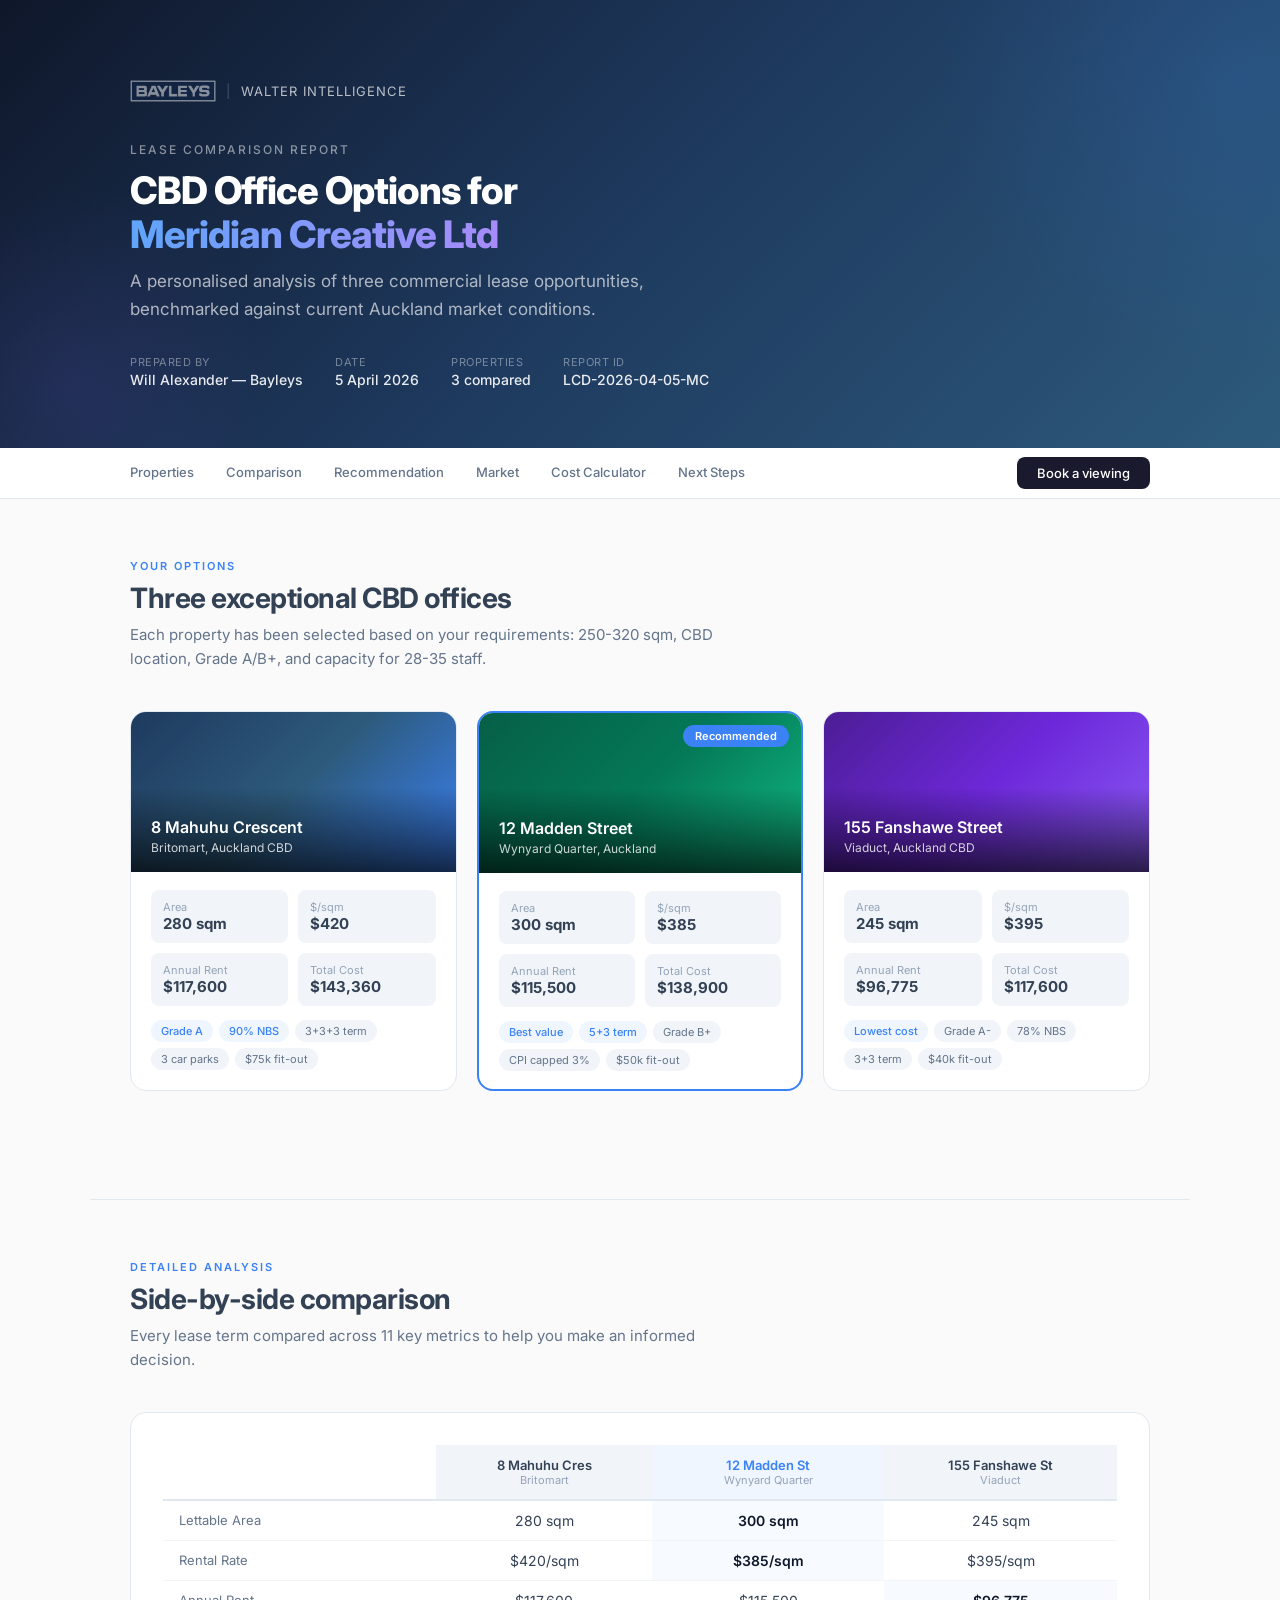
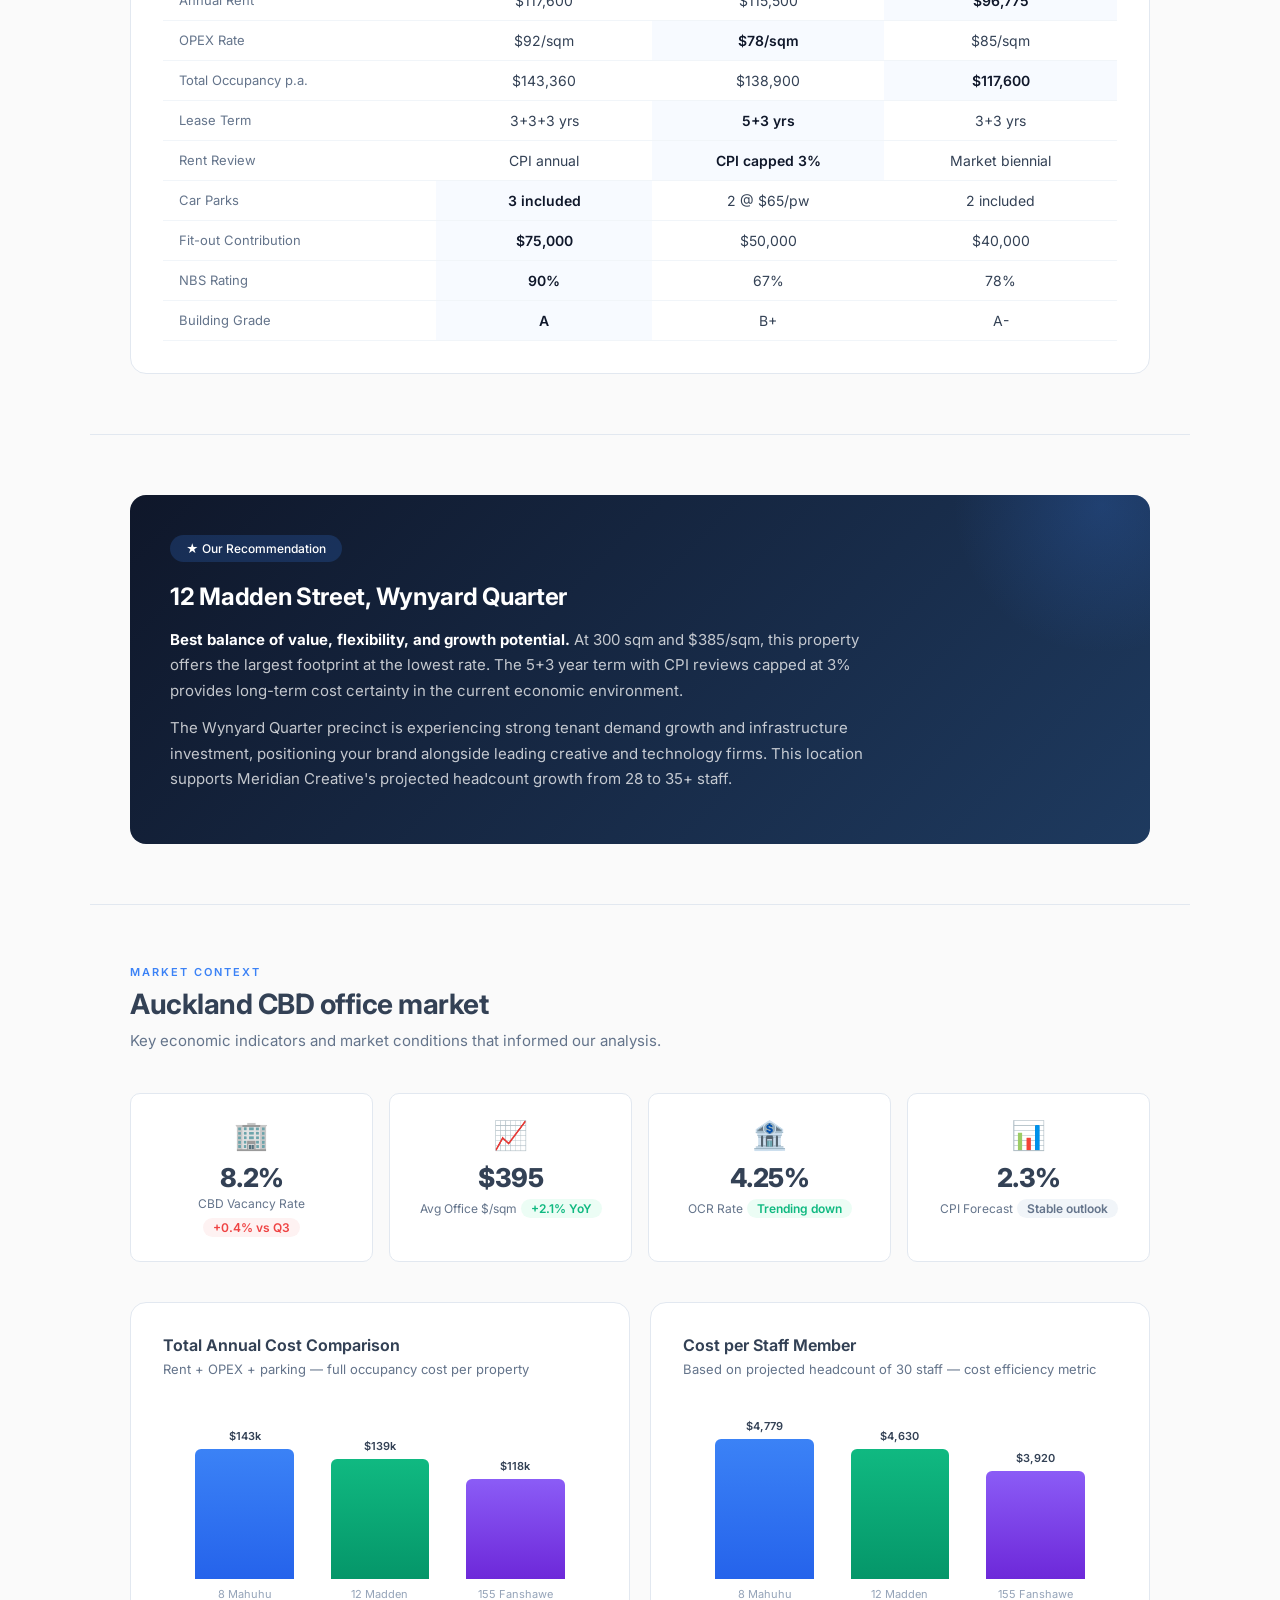
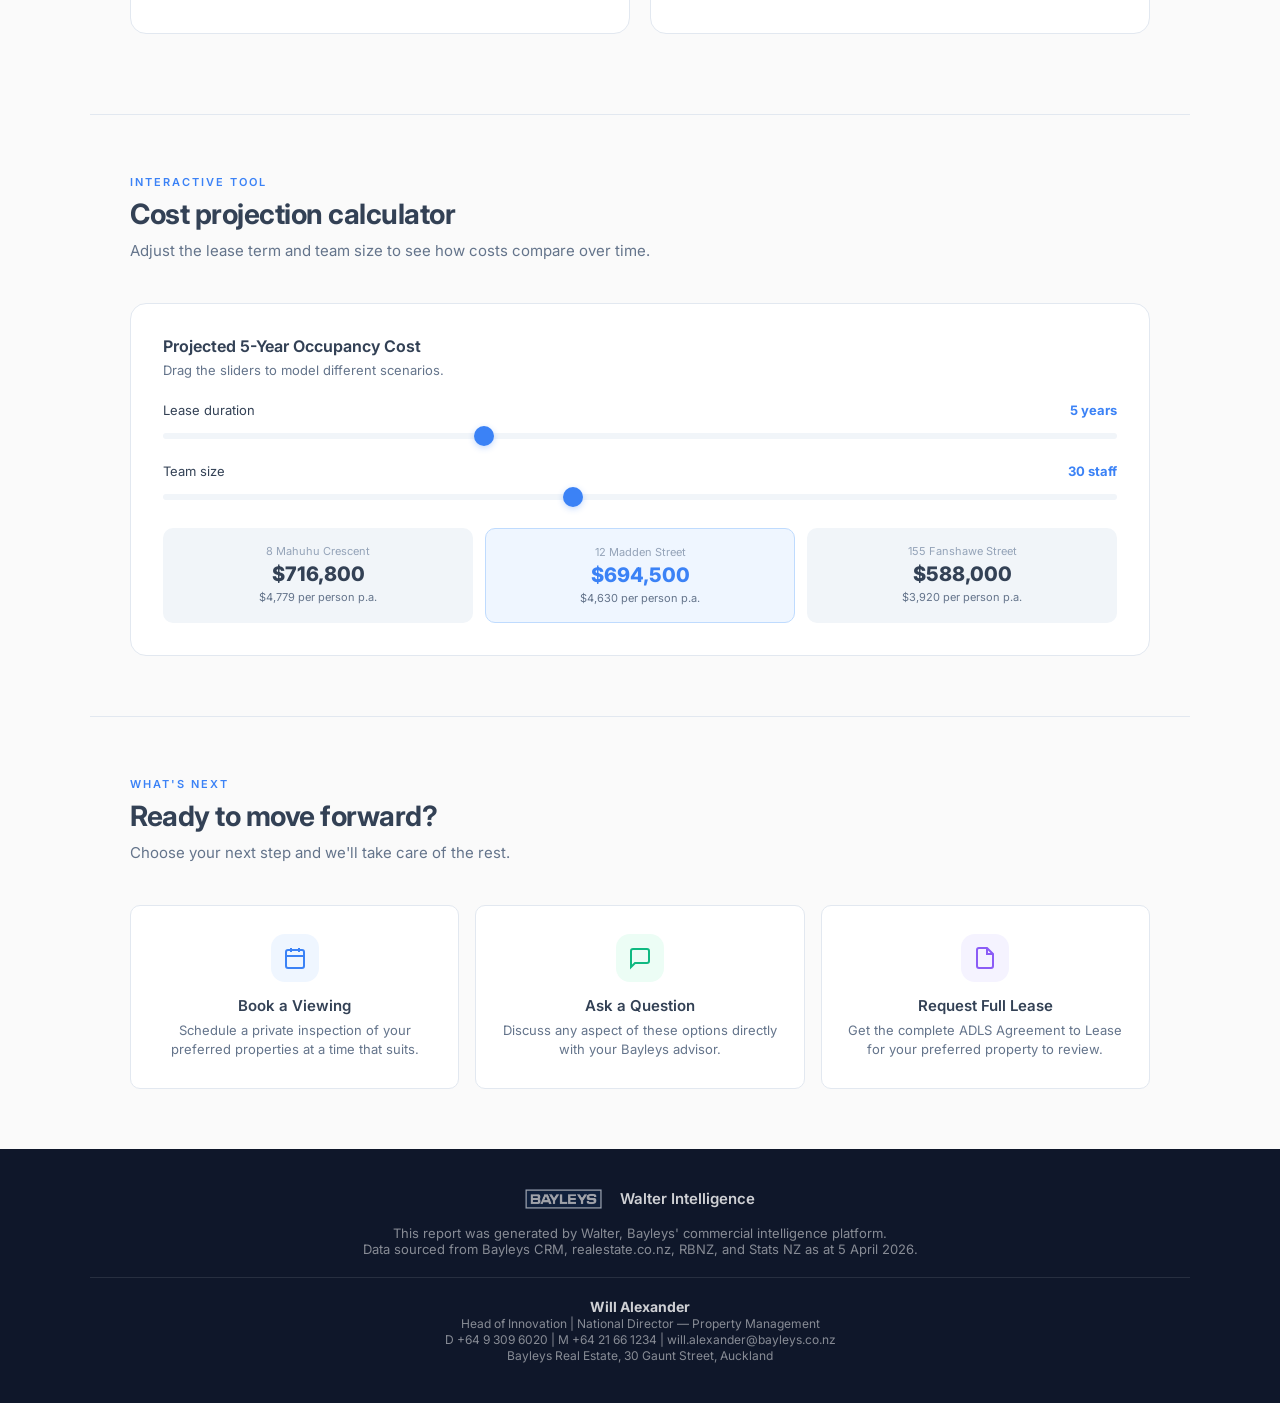
<file: client-report.html>
<!DOCTYPE html>
<html lang="en">
<head>
    <meta charset="UTF-8">
    <meta name="viewport" content="width=device-width, initial-scale=1.0">
    <title>Lease Comparison Report — Meridian Creative Ltd | Bayleys</title>
    <style>
        @import url('https://fonts.googleapis.com/css2?family=Inter:wght@300;400;450;500;600;700;800&display=swap');
        *, *::before, *::after { box-sizing: border-box; margin: 0; padding: 0; }
        :root {
            --bg: #fafafa; --white: #ffffff; --dark: #0f172a; --dark2: #1e293b;
            --text: #334155; --text2: #64748b; --text3: #94a3b8;
            --accent: #1a1a2e; --blue: #3b82f6; --green: #10b981; --orange: #f59e0b;
            --purple: #8b5cf6; --red: #ef4444;
            --border: #e2e8f0; --border2: #f1f5f9;
            --radius: 16px; --radius-sm: 10px;
        }
        html { font-size: 15px; scroll-behavior: smooth; }
        body { font-family: 'Inter', -apple-system, sans-serif; background: var(--bg); color: var(--text); -webkit-font-smoothing: antialiased; }

        /* ===== HERO ===== */
        .report-hero {
            background: linear-gradient(135deg, var(--dark) 0%, #1e3a5f 50%, #2d5a7b 100%);
            color: white;
            padding: 80px 0 60px;
            position: relative;
            overflow: hidden;
        }
        .report-hero::before {
            content: '';
            position: absolute;
            top: -50%;
            right: -20%;
            width: 600px;
            height: 600px;
            background: radial-gradient(circle, rgba(59,130,246,0.15) 0%, transparent 70%);
            border-radius: 50%;
        }
        .report-hero::after {
            content: '';
            position: absolute;
            bottom: -30%;
            left: -10%;
            width: 400px;
            height: 400px;
            background: radial-gradient(circle, rgba(139,92,246,0.1) 0%, transparent 70%);
            border-radius: 50%;
        }
        .hero-inner { max-width: 1100px; margin: 0 auto; padding: 0 40px; position: relative; z-index: 1; }
        .hero-brand { display: flex; align-items: center; gap: 10px; margin-bottom: 40px; opacity: 0.7; font-size: 13px; letter-spacing: 1px; text-transform: uppercase; }
        .hero-brand-icon { width: 28px; height: 28px; background: rgba(255,255,255,0.15); border-radius: 7px; display: flex; align-items: center; justify-content: center; font-weight: 700; font-size: 13px; }
        .hero-label { font-size: 12px; font-weight: 500; letter-spacing: 2px; text-transform: uppercase; color: rgba(255,255,255,0.5); margin-bottom: 12px; }
        .hero-title { font-size: 38px; font-weight: 800; letter-spacing: -1px; line-height: 1.15; margin-bottom: 12px; }
        .hero-title span { background: linear-gradient(90deg, #60a5fa, #a78bfa); -webkit-background-clip: text; -webkit-text-fill-color: transparent; }
        .hero-subtitle { font-size: 17px; color: rgba(255,255,255,0.65); font-weight: 400; max-width: 600px; line-height: 1.6; }
        .hero-meta { display: flex; gap: 32px; margin-top: 32px; }
        .hero-meta-item { display: flex; flex-direction: column; }
        .hero-meta-item span { font-size: 11px; color: rgba(255,255,255,0.4); text-transform: uppercase; letter-spacing: 0.5px; }
        .hero-meta-item strong { font-size: 14px; font-weight: 500; color: rgba(255,255,255,0.9); margin-top: 2px; }

        /* ===== NAVIGATION ===== */
        .report-nav {
            position: sticky;
            top: 0;
            background: rgba(255,255,255,0.95);
            backdrop-filter: blur(12px);
            border-bottom: 1px solid var(--border);
            z-index: 100;
        }
        .nav-inner { max-width: 1100px; margin: 0 auto; padding: 0 40px; display: flex; align-items: center; gap: 32px; }
        .nav-link {
            padding: 16px 0;
            font-size: 13px;
            font-weight: 500;
            color: var(--text2);
            text-decoration: none;
            border-bottom: 2px solid transparent;
            transition: all 0.2s;
        }
        .nav-link:hover, .nav-link.active { color: var(--accent); border-bottom-color: var(--accent); }
        .nav-cta {
            margin-left: auto;
            padding: 8px 20px;
            background: var(--accent);
            color: white;
            border: none;
            border-radius: 8px;
            font-size: 13px;
            font-weight: 500;
            font-family: inherit;
            cursor: pointer;
            text-decoration: none;
            transition: all 0.2s;
        }
        .nav-cta:hover { opacity: 0.9; }

        /* ===== SECTIONS ===== */
        .section { max-width: 1100px; margin: 0 auto; padding: 60px 40px; }
        .section-label { font-size: 11px; font-weight: 600; letter-spacing: 2px; text-transform: uppercase; color: var(--blue); margin-bottom: 8px; }
        .section-title { font-size: 28px; font-weight: 700; letter-spacing: -0.5px; margin-bottom: 8px; }
        .section-desc { font-size: 15px; color: var(--text2); max-width: 600px; line-height: 1.6; margin-bottom: 40px; }

        /* ===== PROPERTY CARDS ===== */
        .property-cards { display: grid; grid-template-columns: repeat(3, 1fr); gap: 20px; margin-bottom: 48px; }
        .prop-card {
            background: var(--white);
            border-radius: var(--radius);
            overflow: hidden;
            border: 1px solid var(--border);
            transition: all 0.3s;
            position: relative;
            cursor: pointer;
        }
        .prop-card:hover { transform: translateY(-4px); box-shadow: 0 12px 40px rgba(0,0,0,0.1); }
        .prop-card.recommended { border: 2px solid var(--blue); }
        .prop-card.recommended::before {
            content: 'Recommended';
            position: absolute;
            top: 12px;
            right: 12px;
            background: var(--blue);
            color: white;
            font-size: 11px;
            font-weight: 600;
            padding: 4px 12px;
            border-radius: 20px;
            z-index: 2;
        }
        .prop-card-img {
            height: 160px;
            background: linear-gradient(135deg, #64748b, #475569);
            position: relative;
            overflow: hidden;
        }
        .prop-card-img.britomart { background: linear-gradient(135deg, #1e3a5f, #2d5a7b, #3b82f6); }
        .prop-card-img.wynyard { background: linear-gradient(135deg, #065f46, #047857, #10b981); }
        .prop-card-img.viaduct { background: linear-gradient(135deg, #4c1d95, #6d28d9, #8b5cf6); }
        .prop-card-addr { position: absolute; bottom: 0; left: 0; right: 0; padding: 30px 20px 16px; background: linear-gradient(transparent, rgba(0,0,0,0.7)); color: white; }
        .prop-card-addr h3 { font-size: 16px; font-weight: 600; }
        .prop-card-addr span { font-size: 12px; opacity: 0.8; }
        .prop-card-body { padding: 18px 20px; }
        .prop-card-metrics { display: grid; grid-template-columns: 1fr 1fr; gap: 10px; }
        .pcm { padding: 10px 12px; background: var(--border2); border-radius: 8px; }
        .pcm span { display: block; font-size: 11px; color: var(--text3); }
        .pcm strong { font-size: 15px; font-weight: 700; }
        .prop-card-tags { display: flex; flex-wrap: wrap; gap: 6px; margin-top: 14px; }
        .pct { font-size: 11px; padding: 4px 10px; background: var(--border2); border-radius: 20px; color: var(--text2); }
        .pct.highlight { background: #eff6ff; color: var(--blue); font-weight: 500; }

        /* ===== COMPARISON TABLE ===== */
        .compare-section { background: var(--white); border-radius: var(--radius); padding: 32px; border: 1px solid var(--border); }
        .compare-section h3 { font-size: 18px; font-weight: 650; margin-bottom: 20px; }
        .ct { width: 100%; border-collapse: collapse; }
        .ct th { padding: 12px 16px; text-align: center; font-size: 13px; font-weight: 600; background: var(--border2); border-bottom: 2px solid var(--border); }
        .ct th:first-child { text-align: left; background: none; }
        .ct th.best { background: #eff6ff; color: var(--blue); }
        .ct th small { display: block; font-weight: 400; font-size: 11px; color: var(--text3); }
        .ct td { padding: 11px 16px; text-align: center; font-size: 14px; border-bottom: 1px solid var(--border2); }
        .ct td:first-child { text-align: left; color: var(--text2); font-size: 13px; }
        .ct td.best { background: rgba(59,130,246,0.04); font-weight: 600; color: var(--dark); }
        .ct tr:hover td { background: rgba(59,130,246,0.02); }

        /* ===== RECOMMENDATION ===== */
        .rec-section {
            background: linear-gradient(135deg, var(--dark) 0%, #1e3a5f 100%);
            border-radius: var(--radius);
            padding: 40px;
            color: white;
            position: relative;
            overflow: hidden;
        }
        .rec-section::before {
            content: '';
            position: absolute;
            top: -40%;
            right: -10%;
            width: 300px;
            height: 300px;
            background: radial-gradient(circle, rgba(59,130,246,0.2) 0%, transparent 70%);
            border-radius: 50%;
        }
        .rec-badge { display: inline-flex; align-items: center; gap: 8px; background: rgba(59,130,246,0.2); padding: 6px 16px; border-radius: 20px; font-size: 12px; font-weight: 500; margin-bottom: 20px; }
        .rec-title { font-size: 24px; font-weight: 700; margin-bottom: 16px; letter-spacing: -0.3px; }
        .rec-text { font-size: 15px; line-height: 1.7; color: rgba(255,255,255,0.75); max-width: 700px; margin-bottom: 12px; }
        .rec-text strong { color: white; }

        /* ===== MARKET INSIGHTS ===== */
        .insights-grid { display: grid; grid-template-columns: repeat(4, 1fr); gap: 16px; margin-bottom: 40px; }
        .insight-card {
            background: var(--white);
            border-radius: var(--radius-sm);
            padding: 24px;
            border: 1px solid var(--border);
            text-align: center;
            transition: all 0.2s;
        }
        .insight-card:hover { transform: translateY(-2px); box-shadow: 0 4px 16px rgba(0,0,0,0.06); }
        .insight-icon { font-size: 28px; margin-bottom: 10px; }
        .insight-value { font-size: 26px; font-weight: 800; letter-spacing: -0.5px; display: block; }
        .insight-label { font-size: 12px; color: var(--text2); margin-top: 2px; }
        .insight-change { font-size: 12px; font-weight: 600; margin-top: 6px; display: inline-block; padding: 2px 10px; border-radius: 20px; }
        .insight-change.up { background: #ecfdf5; color: var(--green); }
        .insight-change.down { background: #fef2f2; color: var(--red); }
        .insight-change.stable { background: var(--border2); color: var(--text2); }

        /* ===== MARKET CHART (CSS only) ===== */
        .chart-section { background: var(--white); border-radius: var(--radius); padding: 32px; border: 1px solid var(--border); margin-bottom: 20px; }
        .chart-section h3 { font-size: 16px; font-weight: 650; margin-bottom: 6px; }
        .chart-section p { font-size: 13px; color: var(--text2); margin-bottom: 24px; }
        .bar-chart { display: flex; align-items: flex-end; gap: 12px; height: 200px; padding: 0 20px; }
        .bar-group { flex: 1; display: flex; flex-direction: column; align-items: center; gap: 8px; }
        .bar-stack { width: 100%; display: flex; flex-direction: column; align-items: center; gap: 4px; flex: 1; justify-content: flex-end; }
        .bar { width: 80%; border-radius: 6px 6px 0 0; transition: height 0.8s ease; position: relative; }
        .bar.rent { background: linear-gradient(180deg, var(--blue), #2563eb); }
        .bar.opex { background: linear-gradient(180deg, #93c5fd, #60a5fa); opacity: 0.6; }
        .bar-label { font-size: 11px; color: var(--text3); text-align: center; white-space: nowrap; }
        .bar-value { position: absolute; top: -20px; left: 50%; transform: translateX(-50%); font-size: 11px; font-weight: 600; white-space: nowrap; }

        /* ===== INTERACTIVE COST CALC ===== */
        .calc-card {
            background: var(--white);
            border-radius: var(--radius);
            padding: 32px;
            border: 1px solid var(--border);
        }
        .calc-card h3 { font-size: 16px; font-weight: 650; margin-bottom: 6px; }
        .calc-card > p { font-size: 13px; color: var(--text2); margin-bottom: 24px; }
        .calc-slider-row { margin-bottom: 20px; }
        .calc-slider-label { display: flex; justify-content: space-between; font-size: 13px; margin-bottom: 6px; }
        .calc-slider-label strong { color: var(--blue); }
        input[type="range"] {
            width: 100%;
            height: 6px;
            -webkit-appearance: none;
            background: var(--border2);
            border-radius: 3px;
            outline: none;
        }
        input[type="range"]::-webkit-slider-thumb {
            -webkit-appearance: none;
            width: 20px;
            height: 20px;
            background: var(--blue);
            border-radius: 50%;
            cursor: pointer;
            box-shadow: 0 2px 6px rgba(59,130,246,0.3);
        }
        .calc-results { display: grid; grid-template-columns: repeat(3, 1fr); gap: 12px; margin-top: 24px; }
        .calc-result {
            text-align: center;
            padding: 16px;
            border-radius: var(--radius-sm);
            background: var(--border2);
        }
        .calc-result.best { background: #eff6ff; border: 1px solid #bfdbfe; }
        .calc-result span { display: block; font-size: 11px; color: var(--text3); }
        .calc-result strong { font-size: 20px; font-weight: 800; display: block; margin-top: 4px; }
        .calc-result small { font-size: 11px; color: var(--text2); }

        /* ===== NEXT STEPS ===== */
        .next-steps { display: grid; grid-template-columns: repeat(3, 1fr); gap: 16px; }
        .step-card {
            background: var(--white);
            border-radius: var(--radius-sm);
            padding: 28px 24px;
            border: 1px solid var(--border);
            text-align: center;
            transition: all 0.2s;
            cursor: pointer;
        }
        .step-card:hover { transform: translateY(-3px); box-shadow: 0 8px 24px rgba(0,0,0,0.08); border-color: var(--blue); }
        .step-icon { width: 48px; height: 48px; border-radius: 14px; display: flex; align-items: center; justify-content: center; margin: 0 auto 14px; }
        .step-icon.blue { background: #eff6ff; color: var(--blue); }
        .step-icon.green { background: #ecfdf5; color: var(--green); }
        .step-icon.purple { background: #f5f3ff; color: var(--purple); }
        .step-card h4 { font-size: 15px; font-weight: 600; margin-bottom: 6px; }
        .step-card p { font-size: 13px; color: var(--text2); line-height: 1.5; }

        /* ===== FOOTER ===== */
        .report-footer {
            background: var(--dark);
            color: rgba(255,255,255,0.5);
            padding: 40px;
            text-align: center;
            font-size: 13px;
        }
        .footer-inner { max-width: 1100px; margin: 0 auto; }
        .footer-brand { display: flex; align-items: center; justify-content: center; gap: 10px; margin-bottom: 16px; color: rgba(255,255,255,0.8); font-weight: 600; font-size: 15px; }
        .footer-brand .hero-brand-icon { background: rgba(255,255,255,0.1); }
        .footer-agent { margin-top: 20px; padding-top: 20px; border-top: 1px solid rgba(255,255,255,0.1); }
        .footer-agent strong { color: rgba(255,255,255,0.8); display: block; font-size: 14px; }
        .footer-agent span { font-size: 12px; }

        .divider { height: 1px; background: var(--border); max-width: 1100px; margin: 0 auto; }

        /* Animations */
        .fade-in { opacity: 0; transform: translateY(20px); transition: all 0.6s ease; }
        .fade-in.visible { opacity: 1; transform: translateY(0); }
    </style>
</head>
<body>
    <!-- Hero -->
    <div class="report-hero">
        <div class="hero-inner">
            <div class="hero-brand">
                <img src="bayleys-logo.png" alt="Bayleys" style="height:22px;opacity:0.7;">
                <span style="opacity:0.3">|</span>
                Walter Intelligence
            </div>
            <div class="hero-label">Lease Comparison Report</div>
            <h1 class="hero-title">CBD Office Options for<br><span>Meridian Creative Ltd</span></h1>
            <p class="hero-subtitle">A personalised analysis of three commercial lease opportunities, benchmarked against current Auckland market conditions.</p>
            <div class="hero-meta">
                <div class="hero-meta-item"><span>Prepared by</span><strong>Will Alexander — Bayleys</strong></div>
                <div class="hero-meta-item"><span>Date</span><strong>5 April 2026</strong></div>
                <div class="hero-meta-item"><span>Properties</span><strong>3 compared</strong></div>
                <div class="hero-meta-item"><span>Report ID</span><strong>LCD-2026-04-05-MC</strong></div>
            </div>
        </div>
    </div>

    <!-- Sticky Nav -->
    <nav class="report-nav">
        <div class="nav-inner">
            <a href="#properties" class="nav-link active">Properties</a>
            <a href="#comparison" class="nav-link">Comparison</a>
            <a href="#recommendation" class="nav-link">Recommendation</a>
            <a href="#market" class="nav-link">Market</a>
            <a href="#calculator" class="nav-link">Cost Calculator</a>
            <a href="#next" class="nav-link">Next Steps</a>
            <a href="#next" class="nav-cta">Book a viewing</a>
        </div>
    </nav>

    <!-- Properties -->
    <div class="section" id="properties">
        <div class="section-label">Your Options</div>
        <h2 class="section-title">Three exceptional CBD offices</h2>
        <p class="section-desc">Each property has been selected based on your requirements: 250-320 sqm, CBD location, Grade A/B+, and capacity for 28-35 staff.</p>

        <div class="property-cards">
            <div class="prop-card">
                <div class="prop-card-img britomart">
                    <div class="prop-card-addr"><h3>8 Mahuhu Crescent</h3><span>Britomart, Auckland CBD</span></div>
                </div>
                <div class="prop-card-body">
                    <div class="prop-card-metrics">
                        <div class="pcm"><span>Area</span><strong>280 sqm</strong></div>
                        <div class="pcm"><span>$/sqm</span><strong>$420</strong></div>
                        <div class="pcm"><span>Annual Rent</span><strong>$117,600</strong></div>
                        <div class="pcm"><span>Total Cost</span><strong>$143,360</strong></div>
                    </div>
                    <div class="prop-card-tags">
                        <span class="pct highlight">Grade A</span>
                        <span class="pct highlight">90% NBS</span>
                        <span class="pct">3+3+3 term</span>
                        <span class="pct">3 car parks</span>
                        <span class="pct">$75k fit-out</span>
                    </div>
                </div>
            </div>

            <div class="prop-card recommended">
                <div class="prop-card-img wynyard">
                    <div class="prop-card-addr"><h3>12 Madden Street</h3><span>Wynyard Quarter, Auckland</span></div>
                </div>
                <div class="prop-card-body">
                    <div class="prop-card-metrics">
                        <div class="pcm"><span>Area</span><strong>300 sqm</strong></div>
                        <div class="pcm"><span>$/sqm</span><strong>$385</strong></div>
                        <div class="pcm"><span>Annual Rent</span><strong>$115,500</strong></div>
                        <div class="pcm"><span>Total Cost</span><strong>$138,900</strong></div>
                    </div>
                    <div class="prop-card-tags">
                        <span class="pct highlight">Best value</span>
                        <span class="pct highlight">5+3 term</span>
                        <span class="pct">Grade B+</span>
                        <span class="pct">CPI capped 3%</span>
                        <span class="pct">$50k fit-out</span>
                    </div>
                </div>
            </div>

            <div class="prop-card">
                <div class="prop-card-img viaduct">
                    <div class="prop-card-addr"><h3>155 Fanshawe Street</h3><span>Viaduct, Auckland CBD</span></div>
                </div>
                <div class="prop-card-body">
                    <div class="prop-card-metrics">
                        <div class="pcm"><span>Area</span><strong>245 sqm</strong></div>
                        <div class="pcm"><span>$/sqm</span><strong>$395</strong></div>
                        <div class="pcm"><span>Annual Rent</span><strong>$96,775</strong></div>
                        <div class="pcm"><span>Total Cost</span><strong>$117,600</strong></div>
                    </div>
                    <div class="prop-card-tags">
                        <span class="pct highlight">Lowest cost</span>
                        <span class="pct">Grade A-</span>
                        <span class="pct">78% NBS</span>
                        <span class="pct">3+3 term</span>
                        <span class="pct">$40k fit-out</span>
                    </div>
                </div>
            </div>
        </div>
    </div>

    <div class="divider"></div>

    <!-- Comparison -->
    <div class="section" id="comparison">
        <div class="section-label">Detailed Analysis</div>
        <h2 class="section-title">Side-by-side comparison</h2>
        <p class="section-desc">Every lease term compared across 11 key metrics to help you make an informed decision.</p>

        <div class="compare-section">
            <table class="ct">
                <thead>
                    <tr>
                        <th></th>
                        <th>8 Mahuhu Cres<small>Britomart</small></th>
                        <th class="best">12 Madden St<small>Wynyard Quarter</small></th>
                        <th>155 Fanshawe St<small>Viaduct</small></th>
                    </tr>
                </thead>
                <tbody>
                    <tr><td>Lettable Area</td><td>280 sqm</td><td class="best">300 sqm</td><td>245 sqm</td></tr>
                    <tr><td>Rental Rate</td><td>$420/sqm</td><td class="best">$385/sqm</td><td>$395/sqm</td></tr>
                    <tr><td>Annual Rent</td><td>$117,600</td><td>$115,500</td><td class="best">$96,775</td></tr>
                    <tr><td>OPEX Rate</td><td>$92/sqm</td><td class="best">$78/sqm</td><td>$85/sqm</td></tr>
                    <tr><td>Total Occupancy p.a.</td><td>$143,360</td><td>$138,900</td><td class="best">$117,600</td></tr>
                    <tr><td>Lease Term</td><td>3+3+3 yrs</td><td class="best">5+3 yrs</td><td>3+3 yrs</td></tr>
                    <tr><td>Rent Review</td><td>CPI annual</td><td class="best">CPI capped 3%</td><td>Market biennial</td></tr>
                    <tr><td>Car Parks</td><td class="best">3 included</td><td>2 @ $65/pw</td><td>2 included</td></tr>
                    <tr><td>Fit-out Contribution</td><td class="best">$75,000</td><td>$50,000</td><td>$40,000</td></tr>
                    <tr><td>NBS Rating</td><td class="best">90%</td><td>67%</td><td>78%</td></tr>
                    <tr><td>Building Grade</td><td class="best">A</td><td>B+</td><td>A-</td></tr>
                </tbody>
            </table>
        </div>
    </div>

    <div class="divider"></div>

    <!-- Recommendation -->
    <div class="section" id="recommendation">
        <div class="rec-section">
            <div class="rec-badge">&#9733; Our Recommendation</div>
            <h2 class="rec-title">12 Madden Street, Wynyard Quarter</h2>
            <p class="rec-text"><strong>Best balance of value, flexibility, and growth potential.</strong> At 300 sqm and $385/sqm, this property offers the largest footprint at the lowest rate. The 5+3 year term with CPI reviews capped at 3% provides long-term cost certainty in the current economic environment.</p>
            <p class="rec-text">The Wynyard Quarter precinct is experiencing strong tenant demand growth and infrastructure investment, positioning your brand alongside leading creative and technology firms. This location supports Meridian Creative's projected headcount growth from 28 to 35+ staff.</p>
        </div>
    </div>

    <div class="divider"></div>

    <!-- Market Insights -->
    <div class="section" id="market">
        <div class="section-label">Market Context</div>
        <h2 class="section-title">Auckland CBD office market</h2>
        <p class="section-desc">Key economic indicators and market conditions that informed our analysis.</p>

        <div class="insights-grid">
            <div class="insight-card">
                <div class="insight-icon">&#127970;</div>
                <span class="insight-value">8.2%</span>
                <span class="insight-label">CBD Vacancy Rate</span>
                <span class="insight-change down">+0.4% vs Q3</span>
            </div>
            <div class="insight-card">
                <div class="insight-icon">&#128200;</div>
                <span class="insight-value">$395</span>
                <span class="insight-label">Avg Office $/sqm</span>
                <span class="insight-change up">+2.1% YoY</span>
            </div>
            <div class="insight-card">
                <div class="insight-icon">&#127974;</div>
                <span class="insight-value">4.25%</span>
                <span class="insight-label">OCR Rate</span>
                <span class="insight-change up">Trending down</span>
            </div>
            <div class="insight-card">
                <div class="insight-icon">&#128202;</div>
                <span class="insight-value">2.3%</span>
                <span class="insight-label">CPI Forecast</span>
                <span class="insight-change stable">Stable outlook</span>
            </div>
        </div>

        <div style="display:grid; grid-template-columns:1fr 1fr; gap:20px;">
            <div class="chart-section">
                <h3>Total Annual Cost Comparison</h3>
                <p>Rent + OPEX + parking — full occupancy cost per property</p>
                <div class="bar-chart">
                    <div class="bar-group">
                        <div class="bar-stack">
                            <div class="bar rent" style="height:130px; position:relative;"><span class="bar-value">$143k</span></div>
                        </div>
                        <span class="bar-label">8 Mahuhu</span>
                    </div>
                    <div class="bar-group">
                        <div class="bar-stack">
                            <div class="bar rent" style="height:120px; position:relative; background:linear-gradient(180deg, var(--green), #059669);"><span class="bar-value">$139k</span></div>
                        </div>
                        <span class="bar-label">12 Madden</span>
                    </div>
                    <div class="bar-group">
                        <div class="bar-stack">
                            <div class="bar rent" style="height:100px; position:relative; background:linear-gradient(180deg, var(--purple), #6d28d9);"><span class="bar-value">$118k</span></div>
                        </div>
                        <span class="bar-label">155 Fanshawe</span>
                    </div>
                </div>
            </div>

            <div class="chart-section">
                <h3>Cost per Staff Member</h3>
                <p>Based on projected headcount of 30 staff — cost efficiency metric</p>
                <div class="bar-chart">
                    <div class="bar-group">
                        <div class="bar-stack">
                            <div class="bar rent" style="height:140px; position:relative;"><span class="bar-value">$4,779</span></div>
                        </div>
                        <span class="bar-label">8 Mahuhu</span>
                    </div>
                    <div class="bar-group">
                        <div class="bar-stack">
                            <div class="bar rent" style="height:130px; position:relative; background:linear-gradient(180deg, var(--green), #059669);"><span class="bar-value">$4,630</span></div>
                        </div>
                        <span class="bar-label">12 Madden</span>
                    </div>
                    <div class="bar-group">
                        <div class="bar-stack">
                            <div class="bar rent" style="height:108px; position:relative; background:linear-gradient(180deg, var(--purple), #6d28d9);"><span class="bar-value">$3,920</span></div>
                        </div>
                        <span class="bar-label">155 Fanshawe</span>
                    </div>
                </div>
            </div>
        </div>
    </div>

    <div class="divider"></div>

    <!-- Interactive Cost Calculator -->
    <div class="section" id="calculator">
        <div class="section-label">Interactive Tool</div>
        <h2 class="section-title">Cost projection calculator</h2>
        <p class="section-desc">Adjust the lease term and team size to see how costs compare over time.</p>

        <div class="calc-card">
            <h3>Projected 5-Year Occupancy Cost</h3>
            <p>Drag the sliders to model different scenarios.</p>

            <div class="calc-slider-row">
                <div class="calc-slider-label"><span>Lease duration</span><strong id="termValue">5 years</strong></div>
                <input type="range" min="3" max="9" value="5" id="termSlider">
            </div>
            <div class="calc-slider-row">
                <div class="calc-slider-label"><span>Team size</span><strong id="teamValue">30 staff</strong></div>
                <input type="range" min="15" max="50" value="30" id="teamSlider">
            </div>

            <div class="calc-results">
                <div class="calc-result">
                    <span>8 Mahuhu Crescent</span>
                    <strong id="calc1">$716,800</strong>
                    <small>$4,779 per person p.a.</small>
                </div>
                <div class="calc-result best">
                    <span>12 Madden Street</span>
                    <strong id="calc2" style="color:var(--blue)">$694,500</strong>
                    <small>$4,630 per person p.a.</small>
                </div>
                <div class="calc-result">
                    <span>155 Fanshawe Street</span>
                    <strong id="calc3">$588,000</strong>
                    <small>$3,920 per person p.a.</small>
                </div>
            </div>
        </div>
    </div>

    <div class="divider"></div>

    <!-- Next Steps -->
    <div class="section" id="next">
        <div class="section-label">What's Next</div>
        <h2 class="section-title">Ready to move forward?</h2>
        <p class="section-desc">Choose your next step and we'll take care of the rest.</p>

        <div class="next-steps">
            <div class="step-card">
                <div class="step-icon blue">
                    <svg width="24" height="24" viewBox="0 0 24 24" fill="none" stroke="currentColor" stroke-width="2"><rect x="3" y="4" width="18" height="18" rx="2" ry="2"/><line x1="16" y1="2" x2="16" y2="6"/><line x1="8" y1="2" x2="8" y2="6"/><line x1="3" y1="10" x2="21" y2="10"/></svg>
                </div>
                <h4>Book a Viewing</h4>
                <p>Schedule a private inspection of your preferred properties at a time that suits.</p>
            </div>
            <div class="step-card">
                <div class="step-icon green">
                    <svg width="24" height="24" viewBox="0 0 24 24" fill="none" stroke="currentColor" stroke-width="2"><path d="M21 15a2 2 0 01-2 2H7l-4 4V5a2 2 0 012-2h14a2 2 0 012 2z"/></svg>
                </div>
                <h4>Ask a Question</h4>
                <p>Discuss any aspect of these options directly with your Bayleys advisor.</p>
            </div>
            <div class="step-card">
                <div class="step-icon purple">
                    <svg width="24" height="24" viewBox="0 0 24 24" fill="none" stroke="currentColor" stroke-width="2"><path d="M14 2H6a2 2 0 00-2 2v16a2 2 0 002 2h12a2 2 0 002-2V8z"/><polyline points="14 2 14 8 20 8"/></svg>
                </div>
                <h4>Request Full Lease</h4>
                <p>Get the complete ADLS Agreement to Lease for your preferred property to review.</p>
            </div>
        </div>
    </div>

    <!-- Footer -->
    <div class="report-footer">
        <div class="footer-inner">
            <div class="footer-brand">
                <img src="bayleys-logo.png" alt="Bayleys" style="height:20px;opacity:0.6;margin-right:8px;">
                Walter Intelligence
            </div>
            <p>This report was generated by Walter, Bayleys' commercial intelligence platform.<br>Data sourced from Bayleys CRM, realestate.co.nz, RBNZ, and Stats NZ as at 5 April 2026.</p>
            <div class="footer-agent">
                <strong>Will Alexander</strong>
                <span>Head of Innovation | National Director — Property Management<br>
                D +64 9 309 6020 | M +64 21 66 1234 | will.alexander@bayleys.co.nz<br>
                Bayleys Real Estate, 30 Gaunt Street, Auckland</span>
            </div>
        </div>
    </div>

    <script>
        // Interactive Cost Calculator
        const termSlider = document.getElementById('termSlider');
        const teamSlider = document.getElementById('teamSlider');
        const termValue = document.getElementById('termValue');
        const teamValue = document.getElementById('teamValue');

        function updateCalc() {
            const years = parseInt(termSlider.value);
            const team = parseInt(teamSlider.value);
            termValue.textContent = years + ' years';
            teamValue.textContent = team + ' staff';

            const costs = [143360, 138900, 117600];
            const cpi = 1.025;

            let totals = costs.map(c => {
                let total = 0;
                for (let i = 0; i < years; i++) total += c * Math.pow(cpi, i);
                return Math.round(total);
            });

            const perPerson = totals.map(t => Math.round(t / team / years));

            const els = [
                document.getElementById('calc1'),
                document.getElementById('calc2'),
                document.getElementById('calc3')
            ];

            totals.forEach((t, i) => {
                els[i].textContent = '$' + t.toLocaleString();
                els[i].parentElement.querySelector('small').textContent = '$' + perPerson[i].toLocaleString() + ' per person p.a.';
            });
        }

        termSlider.addEventListener('input', updateCalc);
        teamSlider.addEventListener('input', updateCalc);

        // Sticky nav active state
        const sections = document.querySelectorAll('.section[id]');
        const navLinks = document.querySelectorAll('.nav-link');
        window.addEventListener('scroll', () => {
            let current = '';
            sections.forEach(s => {
                if (window.scrollY >= s.offsetTop - 100) current = s.id;
            });
            navLinks.forEach(l => {
                l.classList.remove('active');
                if (l.getAttribute('href') === '#' + current) l.classList.add('active');
            });
        });
    </script>
</body>
</html>
</file>
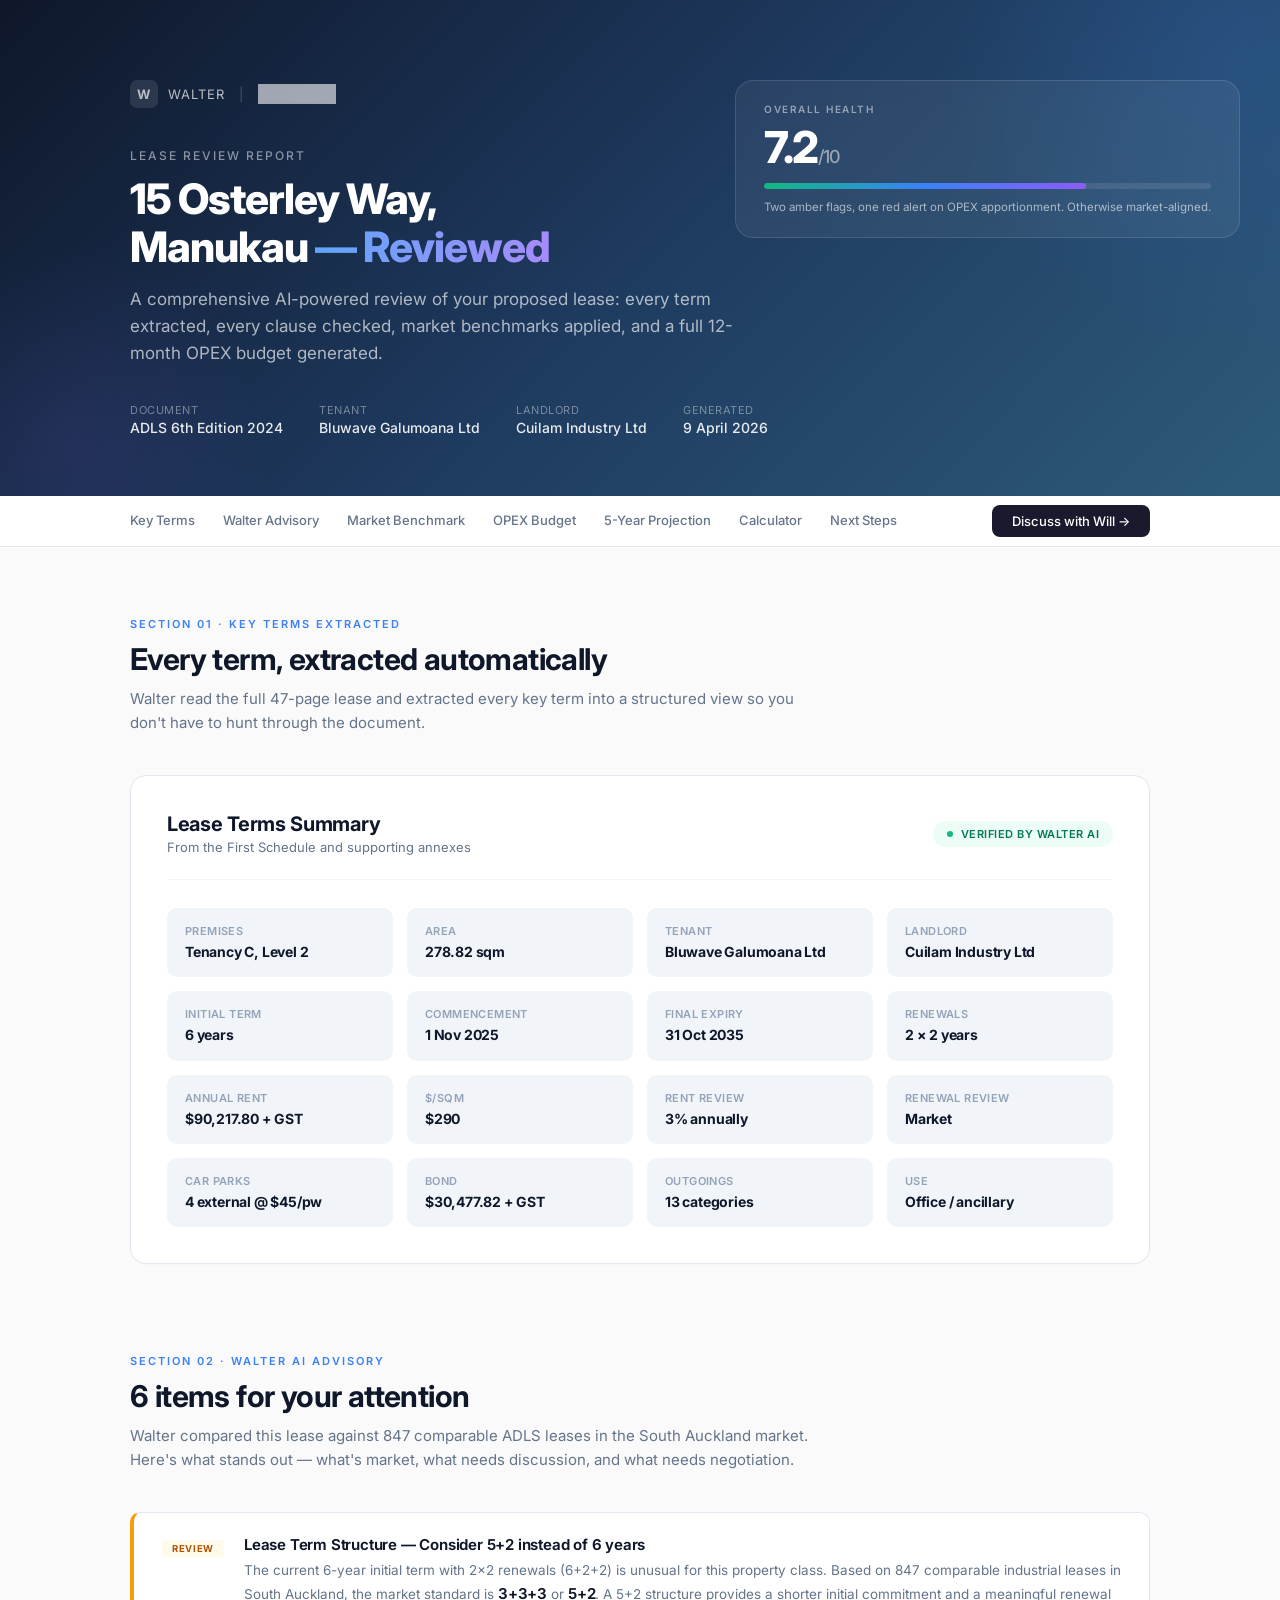
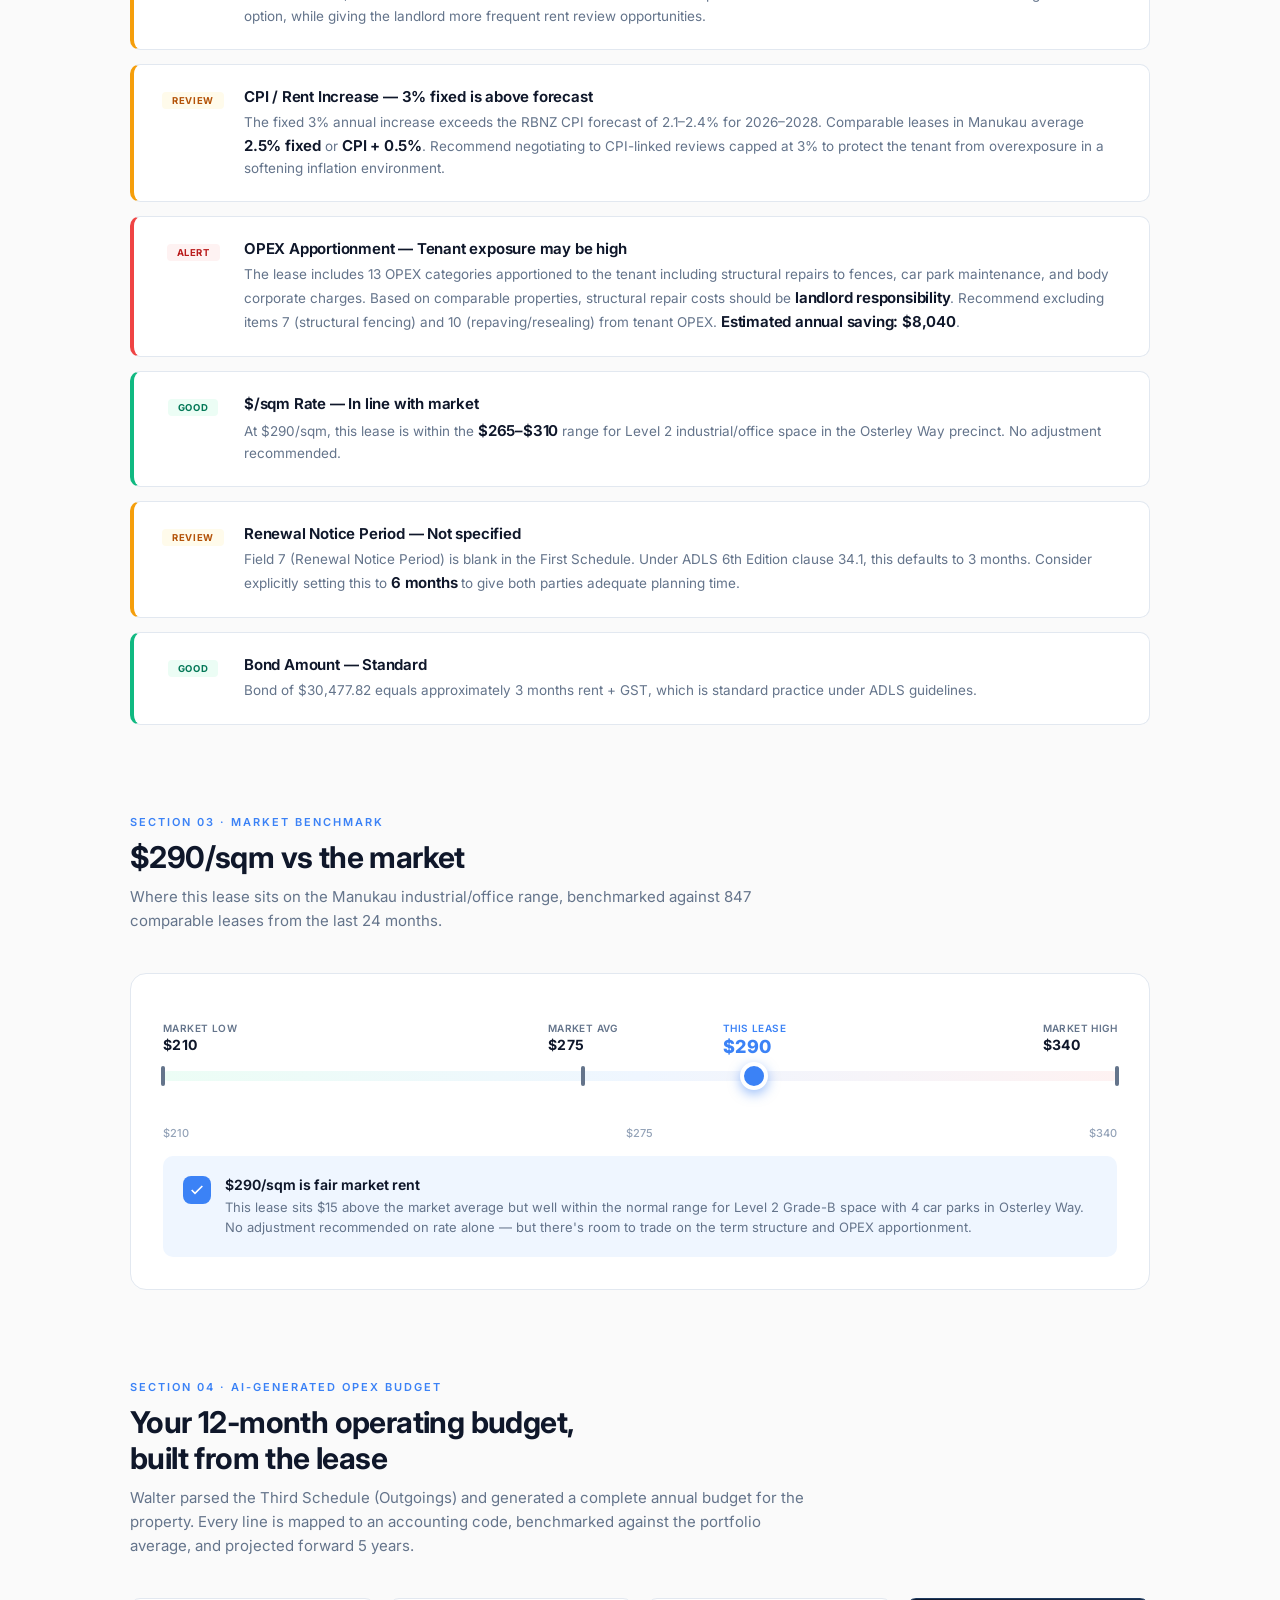
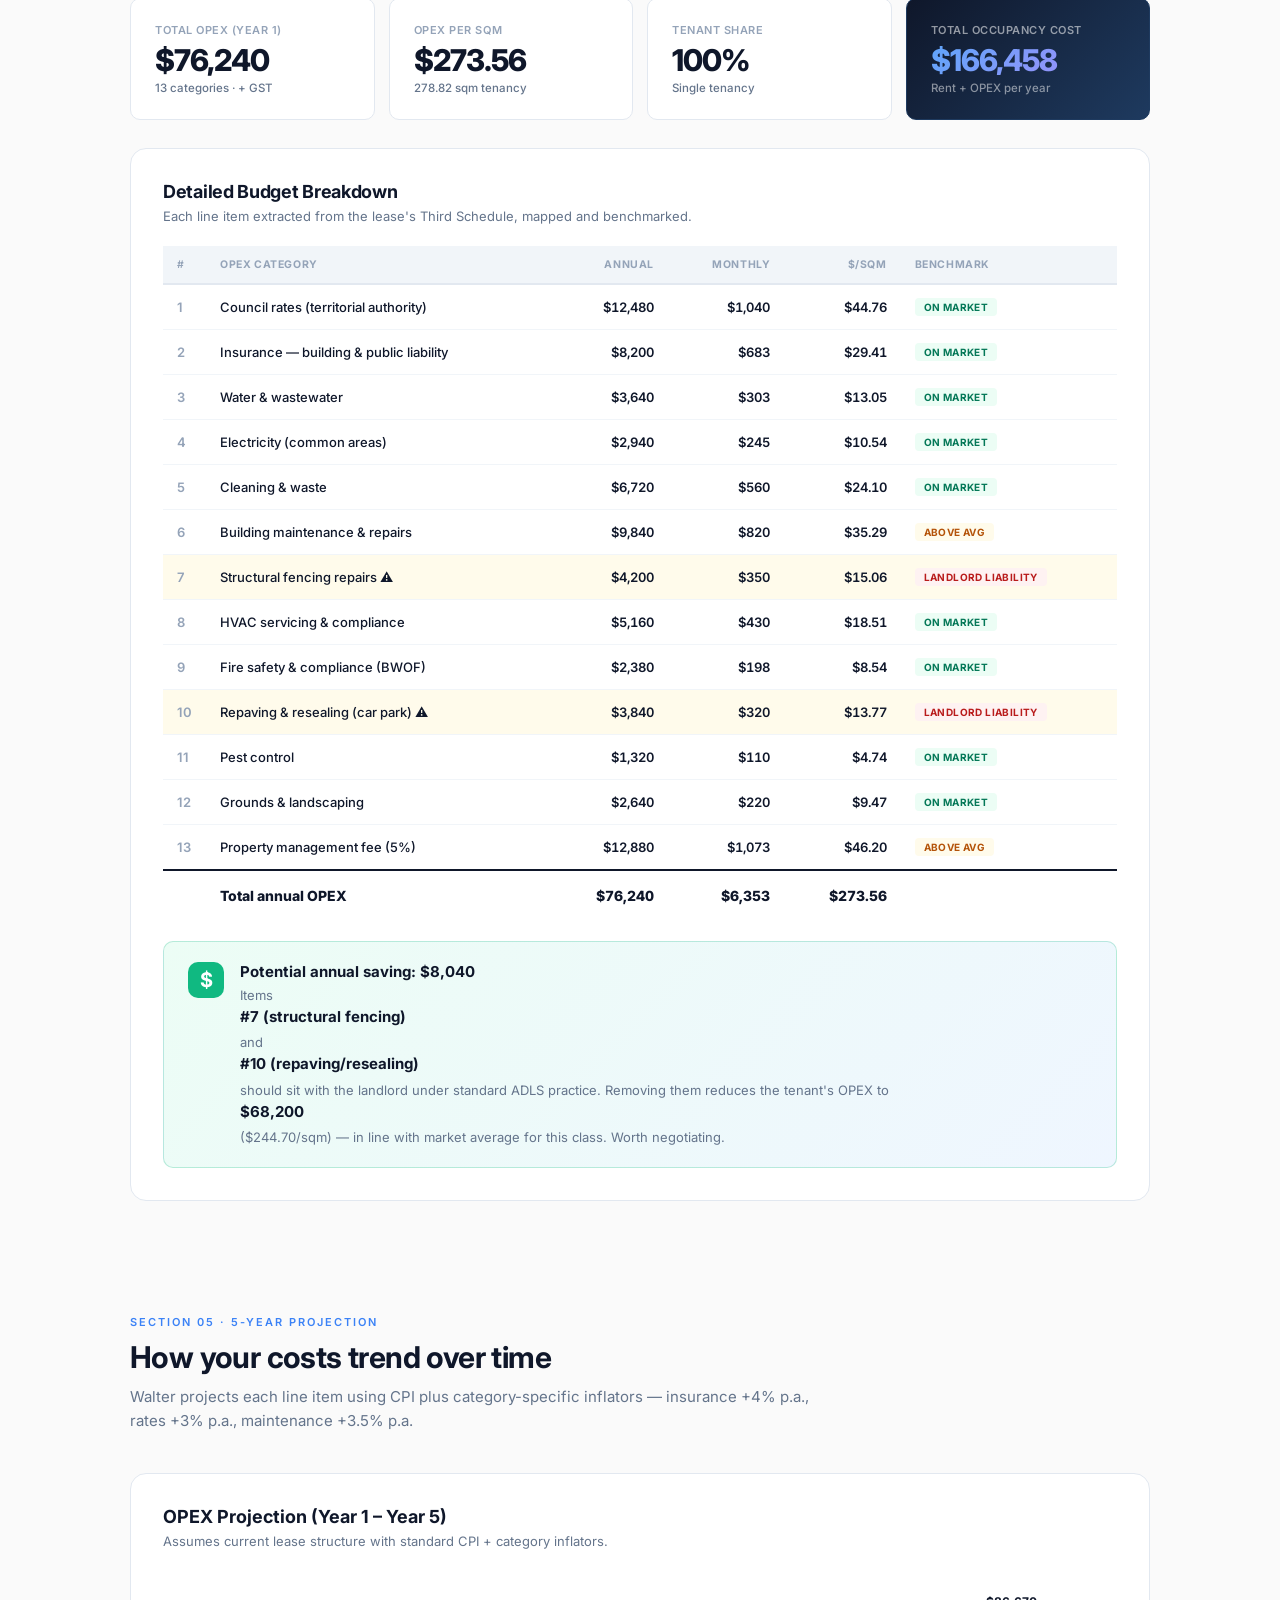
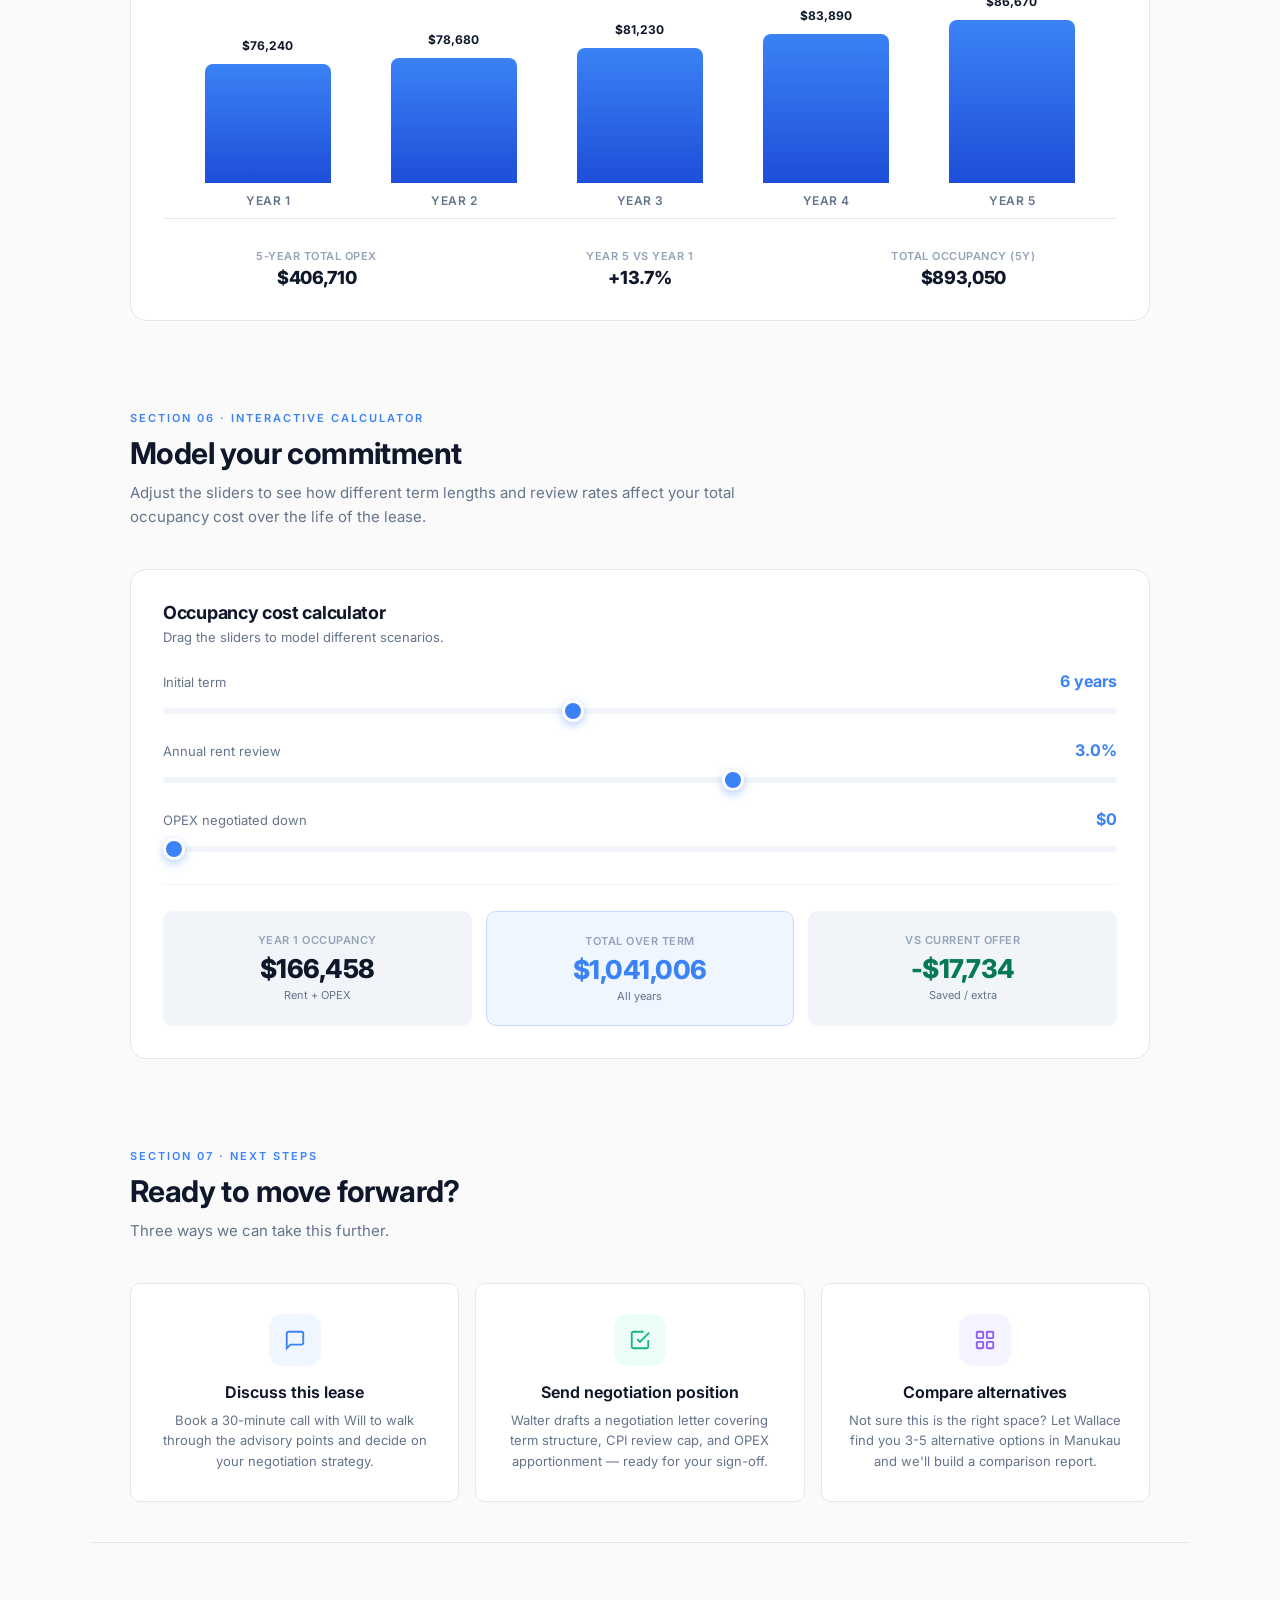
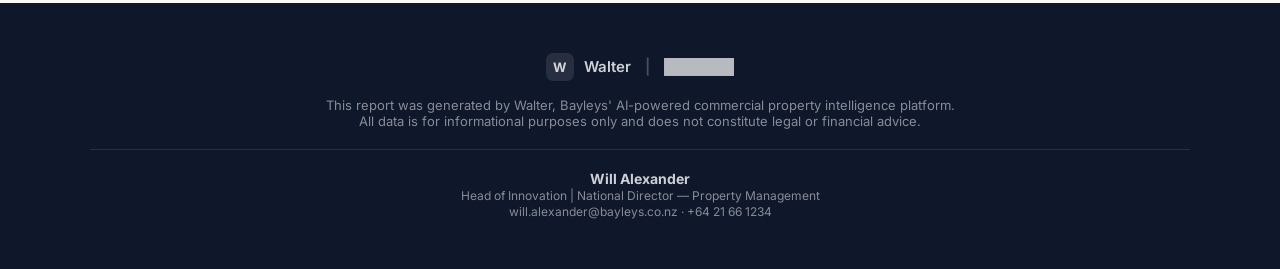
<file: lease-review-report.html>
<!DOCTYPE html>
<html lang="en">
<head>
    <meta charset="UTF-8">
    <meta name="viewport" content="width=device-width, initial-scale=1.0">
    <title>Lease Review — 15 Osterley Way, Manukau | Bayleys</title>
    <style>
        @import url('https://fonts.googleapis.com/css2?family=Inter:wght@300;400;450;500;600;700;800&display=swap');
        *, *::before, *::after { box-sizing: border-box; margin: 0; padding: 0; }
        :root {
            --bg: #fafafa; --white: #ffffff; --dark: #0f172a; --dark2: #1e293b;
            --text: #334155; --text2: #64748b; --text3: #94a3b8;
            --accent: #1a1a2e; --blue: #3b82f6; --green: #10b981; --orange: #f59e0b;
            --purple: #8b5cf6; --red: #ef4444; --amber: #f59e0b;
            --border: #e2e8f0; --border2: #f1f5f9;
            --radius: 16px; --radius-sm: 10px;
        }
        html { font-size: 15px; scroll-behavior: smooth; }
        body { font-family: 'Inter', -apple-system, sans-serif; background: var(--bg); color: var(--text); -webkit-font-smoothing: antialiased; }

        /* ===== HERO ===== */
        .report-hero {
            background: linear-gradient(135deg, var(--dark) 0%, #1e3a5f 50%, #2d5a7b 100%);
            color: white;
            padding: 80px 0 60px;
            position: relative;
            overflow: hidden;
        }
        .report-hero::before {
            content: '';
            position: absolute;
            top: -50%;
            right: -20%;
            width: 600px;
            height: 600px;
            background: radial-gradient(circle, rgba(59,130,246,0.15) 0%, transparent 70%);
            border-radius: 50%;
        }
        .report-hero::after {
            content: '';
            position: absolute;
            bottom: -30%;
            left: -10%;
            width: 400px;
            height: 400px;
            background: radial-gradient(circle, rgba(139,92,246,0.1) 0%, transparent 70%);
            border-radius: 50%;
        }
        .hero-inner { max-width: 1100px; margin: 0 auto; padding: 0 40px; position: relative; z-index: 1; }
        .hero-brand { display: flex; align-items: center; gap: 10px; margin-bottom: 40px; opacity: 0.7; font-size: 13px; letter-spacing: 1px; text-transform: uppercase; }
        .hero-brand-icon { width: 28px; height: 28px; background: rgba(255,255,255,0.15); border-radius: 7px; display: flex; align-items: center; justify-content: center; font-weight: 700; font-size: 13px; }
        .hero-label { font-size: 12px; font-weight: 500; letter-spacing: 2px; text-transform: uppercase; color: rgba(255,255,255,0.5); margin-bottom: 12px; }
        .hero-title { font-size: 42px; font-weight: 800; letter-spacing: -1px; line-height: 1.15; margin-bottom: 14px; }
        .hero-title span { background: linear-gradient(90deg, #60a5fa, #a78bfa); -webkit-background-clip: text; -webkit-text-fill-color: transparent; }
        .hero-subtitle { font-size: 17px; color: rgba(255,255,255,0.65); font-weight: 400; max-width: 640px; line-height: 1.6; }
        .hero-meta { display: flex; gap: 36px; margin-top: 36px; flex-wrap: wrap; }
        .hero-meta-item { display: flex; flex-direction: column; }
        .hero-meta-item span { font-size: 11px; color: rgba(255,255,255,0.4); text-transform: uppercase; letter-spacing: 0.5px; }
        .hero-meta-item strong { font-size: 14px; font-weight: 500; color: rgba(255,255,255,0.9); margin-top: 2px; }

        /* Risk dial in hero */
        .hero-risk {
            position: absolute;
            top: 80px;
            right: 40px;
            z-index: 2;
            background: rgba(255,255,255,0.06);
            border: 1px solid rgba(255,255,255,0.12);
            backdrop-filter: blur(10px);
            border-radius: 18px;
            padding: 22px 28px;
            min-width: 240px;
        }
        .hero-risk-label { font-size: 10px; color: rgba(255,255,255,0.5); text-transform: uppercase; letter-spacing: 1.5px; font-weight: 600; margin-bottom: 10px; }
        .hero-risk-score { font-size: 44px; font-weight: 800; color: white; letter-spacing: -1.5px; line-height: 1; }
        .hero-risk-score small { font-size: 18px; font-weight: 500; color: rgba(255,255,255,0.5); }
        .hero-risk-bar { height: 6px; background: rgba(255,255,255,0.1); border-radius: 3px; margin: 14px 0 10px; overflow: hidden; }
        .hero-risk-fill { width: 72%; height: 100%; background: linear-gradient(90deg, #10b981 0%, #3b82f6 50%, #8b5cf6 100%); border-radius: 3px; }
        .hero-risk-desc { font-size: 11.5px; color: rgba(255,255,255,0.6); line-height: 1.4; }

        /* ===== NAVIGATION ===== */
        .report-nav {
            position: sticky;
            top: 0;
            background: rgba(255,255,255,0.95);
            backdrop-filter: blur(12px);
            border-bottom: 1px solid var(--border);
            z-index: 100;
        }
        .nav-inner { max-width: 1100px; margin: 0 auto; padding: 0 40px; display: flex; align-items: center; gap: 28px; overflow-x: auto; }
        .nav-link {
            padding: 16px 0;
            font-size: 13px;
            font-weight: 500;
            color: var(--text2);
            text-decoration: none;
            border-bottom: 2px solid transparent;
            transition: all 0.2s;
            white-space: nowrap;
        }
        .nav-link:hover, .nav-link.active { color: var(--accent); border-bottom-color: var(--accent); }
        .nav-cta {
            margin-left: auto;
            padding: 8px 20px;
            background: var(--accent);
            color: white;
            border: none;
            border-radius: 8px;
            font-size: 13px;
            font-weight: 500;
            font-family: inherit;
            cursor: pointer;
            text-decoration: none;
            transition: all 0.2s;
            white-space: nowrap;
        }
        .nav-cta:hover { opacity: 0.9; }

        /* ===== SECTIONS ===== */
        .section { max-width: 1100px; margin: 0 auto; padding: 70px 40px 20px; }
        .section-label { font-size: 11px; font-weight: 600; letter-spacing: 2px; text-transform: uppercase; color: var(--blue); margin-bottom: 10px; }
        .section-title { font-size: 30px; font-weight: 700; letter-spacing: -0.6px; margin-bottom: 10px; color: var(--dark); }
        .section-desc { font-size: 15px; color: var(--text2); max-width: 680px; line-height: 1.6; margin-bottom: 40px; }

        /* ===== KEY TERMS CARD ===== */
        .terms-card {
            background: var(--white);
            border-radius: var(--radius);
            padding: 36px;
            border: 1px solid var(--border);
            box-shadow: 0 1px 3px rgba(0,0,0,0.02);
        }
        .terms-header {
            display: flex;
            align-items: center;
            justify-content: space-between;
            padding-bottom: 24px;
            margin-bottom: 28px;
            border-bottom: 1px solid var(--border2);
            flex-wrap: wrap;
            gap: 16px;
        }
        .terms-header h3 { font-size: 20px; font-weight: 700; letter-spacing: -0.3px; color: var(--dark); }
        .terms-header p { font-size: 13px; color: var(--text2); margin-top: 3px; }
        .terms-pill {
            display: inline-flex;
            align-items: center;
            gap: 8px;
            padding: 6px 14px;
            background: #ecfdf5;
            color: #047857;
            border-radius: 999px;
            font-size: 11px;
            font-weight: 600;
            text-transform: uppercase;
            letter-spacing: 0.5px;
        }
        .terms-pill::before { content: ''; width: 6px; height: 6px; border-radius: 50%; background: #10b981; }
        .terms-grid {
            display: grid;
            grid-template-columns: repeat(4, 1fr);
            gap: 14px;
        }
        .term-item {
            padding: 16px 18px;
            background: var(--border2);
            border-radius: var(--radius-sm);
            transition: all 0.15s;
        }
        .term-item:hover { background: #eff6ff; }
        .term-item span {
            display: block;
            font-size: 11px;
            color: var(--text3);
            text-transform: uppercase;
            letter-spacing: 0.4px;
            font-weight: 600;
            margin-bottom: 5px;
        }
        .term-item strong {
            display: block;
            font-size: 14px;
            font-weight: 700;
            color: var(--dark);
            letter-spacing: -0.2px;
            line-height: 1.3;
        }

        /* ===== ADVISORY ===== */
        .advisory-stack { display: flex; flex-direction: column; gap: 14px; }
        .adv-card {
            display: flex;
            gap: 18px;
            background: var(--white);
            border-radius: var(--radius-sm);
            padding: 22px 26px;
            border: 1px solid var(--border);
            border-left: 4px solid;
            transition: all 0.2s;
        }
        .adv-card:hover {
            transform: translateX(2px);
            box-shadow: 0 6px 20px rgba(0,0,0,0.06);
        }
        .adv-card.amber { border-left-color: var(--amber); }
        .adv-card.red { border-left-color: var(--red); }
        .adv-card.green { border-left-color: var(--green); }
        .adv-flag {
            flex-shrink: 0;
            width: 66px;
            text-align: center;
            padding-top: 2px;
        }
        .adv-flag-label {
            display: inline-block;
            font-size: 9.5px;
            font-weight: 700;
            padding: 3px 10px;
            border-radius: 4px;
            text-transform: uppercase;
            letter-spacing: 0.6px;
        }
        .adv-card.amber .adv-flag-label { background: #fffbeb; color: #b45309; }
        .adv-card.red .adv-flag-label { background: #fef2f2; color: #b91c1c; }
        .adv-card.green .adv-flag-label { background: #ecfdf5; color: #047857; }
        .adv-body { flex: 1; min-width: 0; }
        .adv-body strong {
            display: block;
            font-size: 15px;
            font-weight: 650;
            color: var(--dark);
            margin-bottom: 6px;
            letter-spacing: -0.2px;
        }
        .adv-body p {
            font-size: 13.5px;
            color: var(--text2);
            line-height: 1.6;
        }
        .adv-body strong + p strong { display: inline; color: var(--dark); font-weight: 650; }

        /* ===== BENCHMARK ===== */
        .bench-card {
            background: var(--white);
            border-radius: var(--radius);
            padding: 32px;
            border: 1px solid var(--border);
        }
        .bench-chart {
            position: relative;
            padding: 40px 0 30px;
            margin-bottom: 20px;
        }
        .bench-line { position: relative; height: 60px; }
        .bench-track {
            position: absolute;
            left: 0;
            right: 0;
            top: 50%;
            height: 10px;
            background: linear-gradient(90deg, #ecfdf5, #eff6ff, #fef2f2);
            border-radius: 5px;
            transform: translateY(-50%);
        }
        .bench-marker {
            position: absolute;
            top: 50%;
            transform: translate(-50%, -50%);
            width: 4px;
            height: 20px;
            background: var(--text2);
            border-radius: 2px;
        }
        .bench-marker.low { left: 0%; }
        .bench-marker.avg { left: 44%; }
        .bench-marker.high { left: 100%; }
        .bench-marker-this {
            position: absolute;
            top: 50%;
            transform: translate(-50%, -50%);
            left: 62%;
            width: 28px;
            height: 28px;
            border-radius: 50%;
            background: var(--blue);
            border: 4px solid white;
            box-shadow: 0 4px 12px rgba(59,130,246,0.5);
            z-index: 2;
        }
        .bench-marker-label {
            position: absolute;
            font-size: 10px;
            font-weight: 600;
            text-transform: uppercase;
            letter-spacing: 0.4px;
            color: var(--text2);
            white-space: nowrap;
            transform: translateX(-50%);
            top: -24px;
        }
        .bench-marker-label strong { display: block; font-size: 14px; color: var(--dark); font-weight: 700; margin-top: 2px; }
        .bench-marker-label.this { color: var(--blue); }
        .bench-marker-label.this strong { color: var(--blue); font-size: 18px; font-weight: 800; }
        .bench-scale {
            position: absolute;
            bottom: -4px;
            left: 0;
            right: 0;
            display: flex;
            justify-content: space-between;
            font-size: 11px;
            color: var(--text3);
            font-weight: 500;
        }
        .bench-summary {
            padding: 20px;
            background: #eff6ff;
            border-radius: var(--radius-sm);
            display: flex;
            gap: 14px;
            align-items: flex-start;
        }
        .bench-summary-icon {
            width: 28px;
            height: 28px;
            border-radius: 8px;
            background: var(--blue);
            color: white;
            display: flex;
            align-items: center;
            justify-content: center;
            flex-shrink: 0;
        }
        .bench-summary strong { font-size: 14px; font-weight: 650; color: var(--dark); display: block; margin-bottom: 4px; }
        .bench-summary p { font-size: 13px; color: var(--text2); line-height: 1.55; }

        /* ===== OPEX BUDGET ===== */
        .opex-hero-row {
            display: grid;
            grid-template-columns: repeat(4, 1fr);
            gap: 14px;
            margin-bottom: 28px;
        }
        .opex-hero-item {
            background: var(--white);
            border: 1px solid var(--border);
            border-radius: var(--radius-sm);
            padding: 24px;
            text-align: left;
            position: relative;
            overflow: hidden;
        }
        .opex-hero-item.primary {
            background: linear-gradient(135deg, #0f172a, #1e3a5f);
            border-color: #1e3a5f;
            color: white;
        }
        .opex-hero-item span {
            display: block;
            font-size: 11px;
            text-transform: uppercase;
            letter-spacing: 0.5px;
            color: var(--text3);
            font-weight: 600;
            margin-bottom: 8px;
        }
        .opex-hero-item.primary span { color: rgba(255,255,255,0.55); }
        .opex-hero-item strong {
            display: block;
            font-size: 30px;
            font-weight: 800;
            letter-spacing: -1px;
            color: var(--dark);
            line-height: 1;
        }
        .opex-hero-item.primary strong {
            background: linear-gradient(135deg, #60a5fa, #a78bfa);
            -webkit-background-clip: text;
            -webkit-text-fill-color: transparent;
        }
        .opex-hero-item small {
            display: block;
            margin-top: 6px;
            font-size: 11.5px;
            color: var(--text2);
            font-weight: 500;
        }
        .opex-hero-item.primary small { color: rgba(255,255,255,0.5); }

        .opex-card {
            background: var(--white);
            border-radius: var(--radius);
            padding: 32px;
            border: 1px solid var(--border);
            margin-bottom: 24px;
        }
        .opex-card h3 {
            font-size: 18px;
            font-weight: 700;
            margin-bottom: 6px;
            color: var(--dark);
            letter-spacing: -0.3px;
        }
        .opex-card p.sub { font-size: 13px; color: var(--text2); margin-bottom: 22px; }
        .opex-table-report {
            width: 100%;
            border-collapse: collapse;
        }
        .opex-table-report th {
            text-align: left;
            padding: 12px 14px;
            font-size: 10.5px;
            font-weight: 700;
            text-transform: uppercase;
            letter-spacing: 0.6px;
            color: var(--text3);
            background: var(--border2);
            border-bottom: 2px solid var(--border);
        }
        .opex-table-report th.num { text-align: right; }
        .opex-table-report td {
            padding: 13px 14px;
            font-size: 13px;
            color: var(--dark);
            border-bottom: 1px solid var(--border2);
            font-weight: 500;
        }
        .opex-table-report td.num { text-align: right; font-variant-numeric: tabular-nums; font-weight: 600; }
        .opex-table-report tr:hover td { background: #fafbfc; }
        .opex-table-report tr.flagged td { background: #fffbeb; }
        .opex-table-report tr.flagged:hover td { background: #fef3c7; }
        .opex-table-report .oi-num { color: var(--text3); font-weight: 600; width: 30px; }
        .opex-pill-report {
            display: inline-block;
            font-size: 10px;
            padding: 3px 9px;
            border-radius: 4px;
            font-weight: 700;
            text-transform: uppercase;
            letter-spacing: 0.4px;
        }
        .opex-pill-report.ok { background: #ecfdf5; color: #047857; }
        .opex-pill-report.high { background: #fffbeb; color: #b45309; }
        .opex-pill-report.alert { background: #fef2f2; color: #b91c1c; }
        .opex-table-report tr.total td {
            border-top: 2px solid var(--dark);
            border-bottom: none;
            font-weight: 800;
            font-size: 14px;
            color: var(--dark);
            padding-top: 16px;
        }
        .opex-savings {
            margin-top: 24px;
            padding: 20px 24px;
            background: linear-gradient(135deg, #ecfdf5, #eff6ff);
            border: 1px solid rgba(16,185,129,0.25);
            border-radius: var(--radius-sm);
            display: flex;
            gap: 16px;
            align-items: flex-start;
        }
        .opex-savings-icon {
            width: 36px;
            height: 36px;
            border-radius: 10px;
            background: #10b981;
            color: white;
            display: flex;
            align-items: center;
            justify-content: center;
            flex-shrink: 0;
            font-size: 20px;
            font-weight: 700;
        }
        .opex-savings strong {
            display: block;
            font-size: 15px;
            font-weight: 700;
            color: var(--dark);
            margin-bottom: 4px;
        }
        .opex-savings p { font-size: 13px; color: var(--text2); line-height: 1.55; }

        /* ===== 5 YEAR PROJECTION CHART ===== */
        .proj-card {
            background: var(--white);
            border-radius: var(--radius);
            padding: 32px;
            border: 1px solid var(--border);
        }
        .proj-card h3 {
            font-size: 18px;
            font-weight: 700;
            margin-bottom: 6px;
            color: var(--dark);
        }
        .proj-card p.sub { font-size: 13px; color: var(--text2); margin-bottom: 30px; }
        .proj-chart {
            display: flex;
            align-items: flex-end;
            gap: 16px;
            height: 240px;
            padding: 30px 20px 10px;
            border-bottom: 1px solid var(--border);
            margin-bottom: 14px;
        }
        .proj-bar-group {
            flex: 1;
            display: flex;
            flex-direction: column;
            align-items: center;
            height: 100%;
            justify-content: flex-end;
            gap: 10px;
        }
        .proj-bar {
            width: 74%;
            background: linear-gradient(180deg, #3b82f6, #1d4ed8);
            border-radius: 8px 8px 0 0;
            position: relative;
            transition: all 0.6s ease;
            cursor: pointer;
            min-height: 10px;
        }
        .proj-bar:hover { filter: brightness(1.1); }
        .proj-bar::after {
            content: attr(data-value);
            position: absolute;
            top: -26px;
            left: 50%;
            transform: translateX(-50%);
            font-size: 12px;
            font-weight: 700;
            color: var(--dark);
            white-space: nowrap;
        }
        .proj-bar-label {
            font-size: 12px;
            color: var(--text2);
            font-weight: 600;
            text-transform: uppercase;
            letter-spacing: 0.5px;
        }
        .proj-summary {
            display: grid;
            grid-template-columns: repeat(3, 1fr);
            gap: 16px;
            padding-top: 16px;
        }
        .proj-sum-item { text-align: center; }
        .proj-sum-item span { display: block; font-size: 11px; text-transform: uppercase; letter-spacing: 0.5px; color: var(--text3); font-weight: 600; margin-bottom: 4px; }
        .proj-sum-item strong { display: block; font-size: 18px; color: var(--dark); font-weight: 800; letter-spacing: -0.3px; }

        /* ===== INTERACTIVE CALCULATOR ===== */
        .calc-card {
            background: var(--white);
            border-radius: var(--radius);
            padding: 32px;
            border: 1px solid var(--border);
        }
        .calc-card h3 { font-size: 18px; font-weight: 700; margin-bottom: 6px; color: var(--dark); letter-spacing: -0.3px; }
        .calc-card > p { font-size: 13px; color: var(--text2); margin-bottom: 26px; }
        .calc-row { margin-bottom: 22px; }
        .calc-label { display: flex; justify-content: space-between; align-items: baseline; font-size: 13px; color: var(--text2); margin-bottom: 8px; }
        .calc-label strong { color: var(--blue); font-size: 16px; font-weight: 700; }
        input[type="range"] {
            width: 100%;
            height: 6px;
            -webkit-appearance: none;
            appearance: none;
            background: var(--border2);
            border-radius: 3px;
            outline: none;
        }
        input[type="range"]::-webkit-slider-thumb {
            -webkit-appearance: none;
            width: 22px;
            height: 22px;
            background: var(--blue);
            border-radius: 50%;
            cursor: pointer;
            box-shadow: 0 3px 10px rgba(59,130,246,0.4);
            border: 3px solid white;
        }
        .calc-results {
            display: grid;
            grid-template-columns: repeat(3, 1fr);
            gap: 14px;
            margin-top: 28px;
            padding-top: 26px;
            border-top: 1px solid var(--border2);
        }
        .calc-result {
            text-align: center;
            padding: 22px 18px;
            border-radius: var(--radius-sm);
            background: var(--border2);
        }
        .calc-result.best { background: #eff6ff; border: 1px solid #bfdbfe; }
        .calc-result span { display: block; font-size: 11px; text-transform: uppercase; letter-spacing: 0.5px; color: var(--text3); font-weight: 600; }
        .calc-result strong { font-size: 26px; font-weight: 800; display: block; margin-top: 6px; color: var(--dark); letter-spacing: -0.5px; }
        .calc-result.best strong { color: var(--blue); }
        .calc-result small { font-size: 11px; color: var(--text2); margin-top: 4px; display: block; }

        /* ===== NEXT STEPS ===== */
        .next-steps { display: grid; grid-template-columns: repeat(3, 1fr); gap: 16px; }
        .step-card {
            background: var(--white);
            border-radius: var(--radius-sm);
            padding: 30px 26px;
            border: 1px solid var(--border);
            text-align: center;
            transition: all 0.2s;
            cursor: pointer;
        }
        .step-card:hover { transform: translateY(-3px); box-shadow: 0 8px 24px rgba(0,0,0,0.08); border-color: var(--blue); }
        .step-icon { width: 52px; height: 52px; border-radius: 14px; display: flex; align-items: center; justify-content: center; margin: 0 auto 16px; }
        .step-icon.blue { background: #eff6ff; color: var(--blue); }
        .step-icon.green { background: #ecfdf5; color: var(--green); }
        .step-icon.purple { background: #f5f3ff; color: var(--purple); }
        .step-card h4 { font-size: 16px; font-weight: 650; margin-bottom: 8px; color: var(--dark); }
        .step-card p { font-size: 13px; color: var(--text2); line-height: 1.55; }

        /* ===== FOOTER ===== */
        .report-footer {
            background: var(--dark);
            color: rgba(255,255,255,0.5);
            padding: 50px 40px;
            text-align: center;
            font-size: 13px;
            margin-top: 60px;
        }
        .footer-inner { max-width: 1100px; margin: 0 auto; }
        .footer-brand { display: flex; align-items: center; justify-content: center; gap: 10px; margin-bottom: 16px; color: rgba(255,255,255,0.8); font-weight: 600; font-size: 15px; }
        .footer-brand .hero-brand-icon { background: rgba(255,255,255,0.1); }
        .footer-agent { margin-top: 20px; padding-top: 20px; border-top: 1px solid rgba(255,255,255,0.1); }
        .footer-agent strong { color: rgba(255,255,255,0.8); display: block; font-size: 14px; }
        .footer-agent span { font-size: 12px; }

        .divider { height: 1px; background: var(--border); max-width: 1100px; margin: 20px auto 0; }

        /* Responsive */
        @media (max-width: 960px) {
            .hero-title { font-size: 32px; }
            .hero-risk { position: static; margin-top: 30px; }
            .terms-grid { grid-template-columns: repeat(2, 1fr); }
            .opex-hero-row { grid-template-columns: repeat(2, 1fr); }
            .next-steps { grid-template-columns: 1fr; }
            .proj-summary { grid-template-columns: 1fr; }
            .calc-results { grid-template-columns: 1fr; }
        }
    </style>
</head>
<body>

    <!-- ========== HERO ========== -->
    <section class="report-hero">
        <div class="hero-inner">
            <div class="hero-brand">
                <div class="hero-brand-icon">W</div>
                <span>Walter</span>
                <span style="opacity:0.3;margin:0 4px;">|</span>
                <img src="bayleys-logo.png" alt="Bayleys" style="height:20px;opacity:0.85;filter:brightness(0) invert(1);">
            </div>
            <div class="hero-label">Lease Review Report</div>
            <h1 class="hero-title">15 Osterley Way,<br>Manukau <span>— Reviewed</span></h1>
            <p class="hero-subtitle">A comprehensive AI-powered review of your proposed lease: every term extracted, every clause checked, market benchmarks applied, and a full 12-month OPEX budget generated.</p>
            <div class="hero-meta">
                <div class="hero-meta-item"><span>Document</span><strong>ADLS 6th Edition 2024</strong></div>
                <div class="hero-meta-item"><span>Tenant</span><strong>Bluwave Galumoana Ltd</strong></div>
                <div class="hero-meta-item"><span>Landlord</span><strong>Cuilam Industry Ltd</strong></div>
                <div class="hero-meta-item"><span>Generated</span><strong>9 April 2026</strong></div>
            </div>
        </div>
        <div class="hero-risk">
            <div class="hero-risk-label">Overall Health</div>
            <div class="hero-risk-score">7.2<small>/10</small></div>
            <div class="hero-risk-bar"><div class="hero-risk-fill"></div></div>
            <div class="hero-risk-desc">Two amber flags, one red alert on OPEX apportionment. Otherwise market-aligned.</div>
        </div>
    </section>

    <!-- ========== NAV ========== -->
    <nav class="report-nav">
        <div class="nav-inner">
            <a href="#terms" class="nav-link active">Key Terms</a>
            <a href="#advisory" class="nav-link">Walter Advisory</a>
            <a href="#benchmark" class="nav-link">Market Benchmark</a>
            <a href="#opex" class="nav-link">OPEX Budget</a>
            <a href="#projection" class="nav-link">5-Year Projection</a>
            <a href="#calculator" class="nav-link">Calculator</a>
            <a href="#next" class="nav-link">Next Steps</a>
            <a href="#" class="nav-cta">Discuss with Will →</a>
        </div>
    </nav>

    <!-- ========== KEY TERMS ========== -->
    <section class="section" id="terms">
        <div class="section-label">Section 01 · Key Terms Extracted</div>
        <h2 class="section-title">Every term, extracted automatically</h2>
        <p class="section-desc">Walter read the full 47-page lease and extracted every key term into a structured view so you don't have to hunt through the document.</p>

        <div class="terms-card">
            <div class="terms-header">
                <div>
                    <h3>Lease Terms Summary</h3>
                    <p>From the First Schedule and supporting annexes</p>
                </div>
                <span class="terms-pill">Verified by Walter AI</span>
            </div>
            <div class="terms-grid">
                <div class="term-item"><span>Premises</span><strong>Tenancy C, Level 2</strong></div>
                <div class="term-item"><span>Area</span><strong>278.82 sqm</strong></div>
                <div class="term-item"><span>Tenant</span><strong>Bluwave Galumoana Ltd</strong></div>
                <div class="term-item"><span>Landlord</span><strong>Cuilam Industry Ltd</strong></div>
                <div class="term-item"><span>Initial Term</span><strong>6 years</strong></div>
                <div class="term-item"><span>Commencement</span><strong>1 Nov 2025</strong></div>
                <div class="term-item"><span>Final Expiry</span><strong>31 Oct 2035</strong></div>
                <div class="term-item"><span>Renewals</span><strong>2 × 2 years</strong></div>
                <div class="term-item"><span>Annual Rent</span><strong>$90,217.80 + GST</strong></div>
                <div class="term-item"><span>$/sqm</span><strong>$290</strong></div>
                <div class="term-item"><span>Rent Review</span><strong>3% annually</strong></div>
                <div class="term-item"><span>Renewal Review</span><strong>Market</strong></div>
                <div class="term-item"><span>Car Parks</span><strong>4 external @ $45/pw</strong></div>
                <div class="term-item"><span>Bond</span><strong>$30,477.82 + GST</strong></div>
                <div class="term-item"><span>Outgoings</span><strong>13 categories</strong></div>
                <div class="term-item"><span>Use</span><strong>Office / ancillary</strong></div>
            </div>
        </div>
    </section>

    <!-- ========== ADVISORY ========== -->
    <section class="section" id="advisory">
        <div class="section-label">Section 02 · Walter AI Advisory</div>
        <h2 class="section-title">6 items for your attention</h2>
        <p class="section-desc">Walter compared this lease against 847 comparable ADLS leases in the South Auckland market. Here's what stands out — what's market, what needs discussion, and what needs negotiation.</p>

        <div class="advisory-stack">
            <div class="adv-card amber">
                <div class="adv-flag"><span class="adv-flag-label">Review</span></div>
                <div class="adv-body">
                    <strong>Lease Term Structure — Consider 5+2 instead of 6 years</strong>
                    <p>The current 6-year initial term with 2×2 renewals (6+2+2) is unusual for this property class. Based on 847 comparable industrial leases in South Auckland, the market standard is <strong>3+3+3</strong> or <strong>5+2</strong>. A 5+2 structure provides a shorter initial commitment and a meaningful renewal option, while giving the landlord more frequent rent review opportunities.</p>
                </div>
            </div>

            <div class="adv-card amber">
                <div class="adv-flag"><span class="adv-flag-label">Review</span></div>
                <div class="adv-body">
                    <strong>CPI / Rent Increase — 3% fixed is above forecast</strong>
                    <p>The fixed 3% annual increase exceeds the RBNZ CPI forecast of 2.1–2.4% for 2026–2028. Comparable leases in Manukau average <strong>2.5% fixed</strong> or <strong>CPI + 0.5%</strong>. Recommend negotiating to CPI-linked reviews capped at 3% to protect the tenant from overexposure in a softening inflation environment.</p>
                </div>
            </div>

            <div class="adv-card red">
                <div class="adv-flag"><span class="adv-flag-label">Alert</span></div>
                <div class="adv-body">
                    <strong>OPEX Apportionment — Tenant exposure may be high</strong>
                    <p>The lease includes 13 OPEX categories apportioned to the tenant including structural repairs to fences, car park maintenance, and body corporate charges. Based on comparable properties, structural repair costs should be <strong>landlord responsibility</strong>. Recommend excluding items 7 (structural fencing) and 10 (repaving/resealing) from tenant OPEX. <strong>Estimated annual saving: $8,040</strong>.</p>
                </div>
            </div>

            <div class="adv-card green">
                <div class="adv-flag"><span class="adv-flag-label">Good</span></div>
                <div class="adv-body">
                    <strong>$/sqm Rate — In line with market</strong>
                    <p>At $290/sqm, this lease is within the <strong>$265–$310</strong> range for Level 2 industrial/office space in the Osterley Way precinct. No adjustment recommended.</p>
                </div>
            </div>

            <div class="adv-card amber">
                <div class="adv-flag"><span class="adv-flag-label">Review</span></div>
                <div class="adv-body">
                    <strong>Renewal Notice Period — Not specified</strong>
                    <p>Field 7 (Renewal Notice Period) is blank in the First Schedule. Under ADLS 6th Edition clause 34.1, this defaults to 3 months. Consider explicitly setting this to <strong>6 months</strong> to give both parties adequate planning time.</p>
                </div>
            </div>

            <div class="adv-card green">
                <div class="adv-flag"><span class="adv-flag-label">Good</span></div>
                <div class="adv-body">
                    <strong>Bond Amount — Standard</strong>
                    <p>Bond of $30,477.82 equals approximately 3 months rent + GST, which is standard practice under ADLS guidelines.</p>
                </div>
            </div>
        </div>
    </section>

    <!-- ========== MARKET BENCHMARK ========== -->
    <section class="section" id="benchmark">
        <div class="section-label">Section 03 · Market Benchmark</div>
        <h2 class="section-title">$290/sqm vs the market</h2>
        <p class="section-desc">Where this lease sits on the Manukau industrial/office range, benchmarked against 847 comparable leases from the last 24 months.</p>

        <div class="bench-card">
            <div class="bench-chart">
                <div class="bench-line">
                    <div class="bench-track"></div>
                    <div class="bench-marker low"></div>
                    <div class="bench-marker avg"></div>
                    <div class="bench-marker high"></div>
                    <div class="bench-marker-this"></div>
                    <div class="bench-marker-label" style="left:0%;transform:translateX(0)"><span>Market Low</span><strong>$210</strong></div>
                    <div class="bench-marker-label" style="left:44%"><span>Market Avg</span><strong>$275</strong></div>
                    <div class="bench-marker-label this" style="left:62%"><span>This Lease</span><strong>$290</strong></div>
                    <div class="bench-marker-label" style="left:100%;transform:translateX(-100%)"><span>Market High</span><strong>$340</strong></div>
                </div>
                <div class="bench-scale">
                    <span>$210</span>
                    <span>$275</span>
                    <span>$340</span>
                </div>
            </div>
            <div class="bench-summary">
                <div class="bench-summary-icon">
                    <svg width="16" height="16" viewBox="0 0 24 24" fill="none" stroke="currentColor" stroke-width="2.5"><polyline points="20 6 9 17 4 12"/></svg>
                </div>
                <div>
                    <strong>$290/sqm is fair market rent</strong>
                    <p>This lease sits $15 above the market average but well within the normal range for Level 2 Grade-B space with 4 car parks in Osterley Way. No adjustment recommended on rate alone — but there's room to trade on the term structure and OPEX apportionment.</p>
                </div>
            </div>
        </div>
    </section>

    <!-- ========== OPEX BUDGET ========== -->
    <section class="section" id="opex">
        <div class="section-label">Section 04 · AI-Generated OPEX Budget</div>
        <h2 class="section-title">Your 12-month operating budget,<br>built from the lease</h2>
        <p class="section-desc">Walter parsed the Third Schedule (Outgoings) and generated a complete annual budget for the property. Every line is mapped to an accounting code, benchmarked against the portfolio average, and projected forward 5 years.</p>

        <div class="opex-hero-row">
            <div class="opex-hero-item">
                <span>Total OPEX (Year 1)</span>
                <strong>$76,240</strong>
                <small>13 categories · + GST</small>
            </div>
            <div class="opex-hero-item">
                <span>OPEX per sqm</span>
                <strong>$273.56</strong>
                <small>278.82 sqm tenancy</small>
            </div>
            <div class="opex-hero-item">
                <span>Tenant share</span>
                <strong>100%</strong>
                <small>Single tenancy</small>
            </div>
            <div class="opex-hero-item primary">
                <span>Total occupancy cost</span>
                <strong>$166,458</strong>
                <small>Rent + OPEX per year</small>
            </div>
        </div>

        <div class="opex-card">
            <h3>Detailed Budget Breakdown</h3>
            <p class="sub">Each line item extracted from the lease's Third Schedule, mapped and benchmarked.</p>
            <table class="opex-table-report">
                <thead>
                    <tr>
                        <th class="oi-num">#</th>
                        <th>OPEX Category</th>
                        <th class="num">Annual</th>
                        <th class="num">Monthly</th>
                        <th class="num">$/sqm</th>
                        <th>Benchmark</th>
                    </tr>
                </thead>
                <tbody>
                    <tr><td class="oi-num">1</td><td>Council rates (territorial authority)</td><td class="num">$12,480</td><td class="num">$1,040</td><td class="num">$44.76</td><td><span class="opex-pill-report ok">On market</span></td></tr>
                    <tr><td class="oi-num">2</td><td>Insurance — building &amp; public liability</td><td class="num">$8,200</td><td class="num">$683</td><td class="num">$29.41</td><td><span class="opex-pill-report ok">On market</span></td></tr>
                    <tr><td class="oi-num">3</td><td>Water &amp; wastewater</td><td class="num">$3,640</td><td class="num">$303</td><td class="num">$13.05</td><td><span class="opex-pill-report ok">On market</span></td></tr>
                    <tr><td class="oi-num">4</td><td>Electricity (common areas)</td><td class="num">$2,940</td><td class="num">$245</td><td class="num">$10.54</td><td><span class="opex-pill-report ok">On market</span></td></tr>
                    <tr><td class="oi-num">5</td><td>Cleaning &amp; waste</td><td class="num">$6,720</td><td class="num">$560</td><td class="num">$24.10</td><td><span class="opex-pill-report ok">On market</span></td></tr>
                    <tr><td class="oi-num">6</td><td>Building maintenance &amp; repairs</td><td class="num">$9,840</td><td class="num">$820</td><td class="num">$35.29</td><td><span class="opex-pill-report high">Above avg</span></td></tr>
                    <tr class="flagged"><td class="oi-num">7</td><td>Structural fencing repairs ⚠</td><td class="num">$4,200</td><td class="num">$350</td><td class="num">$15.06</td><td><span class="opex-pill-report alert">Landlord liability</span></td></tr>
                    <tr><td class="oi-num">8</td><td>HVAC servicing &amp; compliance</td><td class="num">$5,160</td><td class="num">$430</td><td class="num">$18.51</td><td><span class="opex-pill-report ok">On market</span></td></tr>
                    <tr><td class="oi-num">9</td><td>Fire safety &amp; compliance (BWOF)</td><td class="num">$2,380</td><td class="num">$198</td><td class="num">$8.54</td><td><span class="opex-pill-report ok">On market</span></td></tr>
                    <tr class="flagged"><td class="oi-num">10</td><td>Repaving &amp; resealing (car park) ⚠</td><td class="num">$3,840</td><td class="num">$320</td><td class="num">$13.77</td><td><span class="opex-pill-report alert">Landlord liability</span></td></tr>
                    <tr><td class="oi-num">11</td><td>Pest control</td><td class="num">$1,320</td><td class="num">$110</td><td class="num">$4.74</td><td><span class="opex-pill-report ok">On market</span></td></tr>
                    <tr><td class="oi-num">12</td><td>Grounds &amp; landscaping</td><td class="num">$2,640</td><td class="num">$220</td><td class="num">$9.47</td><td><span class="opex-pill-report ok">On market</span></td></tr>
                    <tr><td class="oi-num">13</td><td>Property management fee (5%)</td><td class="num">$12,880</td><td class="num">$1,073</td><td class="num">$46.20</td><td><span class="opex-pill-report high">Above avg</span></td></tr>
                    <tr class="total"><td></td><td>Total annual OPEX</td><td class="num">$76,240</td><td class="num">$6,353</td><td class="num">$273.56</td><td></td></tr>
                </tbody>
            </table>

            <div class="opex-savings">
                <div class="opex-savings-icon">$</div>
                <div>
                    <strong>Potential annual saving: $8,040</strong>
                    <p>Items <strong>#7 (structural fencing)</strong> and <strong>#10 (repaving/resealing)</strong> should sit with the landlord under standard ADLS practice. Removing them reduces the tenant's OPEX to <strong>$68,200</strong> ($244.70/sqm) — in line with market average for this class. Worth negotiating.</p>
                </div>
            </div>
        </div>
    </section>

    <!-- ========== 5-YEAR PROJECTION ========== -->
    <section class="section" id="projection">
        <div class="section-label">Section 05 · 5-Year Projection</div>
        <h2 class="section-title">How your costs trend over time</h2>
        <p class="section-desc">Walter projects each line item using CPI plus category-specific inflators — insurance +4% p.a., rates +3% p.a., maintenance +3.5% p.a.</p>

        <div class="proj-card">
            <h3>OPEX Projection (Year 1 – Year 5)</h3>
            <p class="sub">Assumes current lease structure with standard CPI + category inflators.</p>
            <div class="proj-chart">
                <div class="proj-bar-group"><div class="proj-bar" style="height:60%" data-value="$76,240"></div><div class="proj-bar-label">Year 1</div></div>
                <div class="proj-bar-group"><div class="proj-bar" style="height:63%" data-value="$78,680"></div><div class="proj-bar-label">Year 2</div></div>
                <div class="proj-bar-group"><div class="proj-bar" style="height:68%" data-value="$81,230"></div><div class="proj-bar-label">Year 3</div></div>
                <div class="proj-bar-group"><div class="proj-bar" style="height:75%" data-value="$83,890"></div><div class="proj-bar-label">Year 4</div></div>
                <div class="proj-bar-group"><div class="proj-bar" style="height:82%" data-value="$86,670"></div><div class="proj-bar-label">Year 5</div></div>
            </div>
            <div class="proj-summary">
                <div class="proj-sum-item"><span>5-Year Total OPEX</span><strong>$406,710</strong></div>
                <div class="proj-sum-item"><span>Year 5 vs Year 1</span><strong>+13.7%</strong></div>
                <div class="proj-sum-item"><span>Total Occupancy (5y)</span><strong>$893,050</strong></div>
            </div>
        </div>
    </section>

    <!-- ========== INTERACTIVE CALCULATOR ========== -->
    <section class="section" id="calculator">
        <div class="section-label">Section 06 · Interactive Calculator</div>
        <h2 class="section-title">Model your commitment</h2>
        <p class="section-desc">Adjust the sliders to see how different term lengths and review rates affect your total occupancy cost over the life of the lease.</p>

        <div class="calc-card">
            <h3>Occupancy cost calculator</h3>
            <p>Drag the sliders to model different scenarios.</p>
            <div class="calc-row">
                <div class="calc-label">Initial term <strong id="termValue">6 years</strong></div>
                <input type="range" min="3" max="10" value="6" id="termSlider">
            </div>
            <div class="calc-row">
                <div class="calc-label">Annual rent review <strong id="reviewValue">3.0%</strong></div>
                <input type="range" min="0" max="5" value="3" step="0.25" id="reviewSlider">
            </div>
            <div class="calc-row">
                <div class="calc-label">OPEX negotiated down <strong id="savingValue">$0</strong></div>
                <input type="range" min="0" max="10000" value="0" step="500" id="savingSlider">
            </div>
            <div class="calc-results">
                <div class="calc-result">
                    <span>Year 1 occupancy</span>
                    <strong id="y1Result">$166,458</strong>
                    <small>Rent + OPEX</small>
                </div>
                <div class="calc-result best">
                    <span>Total over term</span>
                    <strong id="totalResult">$1,058,740</strong>
                    <small>All years</small>
                </div>
                <div class="calc-result">
                    <span>Vs current offer</span>
                    <strong id="diffResult">$0</strong>
                    <small>Saved / extra</small>
                </div>
            </div>
        </div>
    </section>

    <!-- ========== NEXT STEPS ========== -->
    <section class="section" id="next">
        <div class="section-label">Section 07 · Next Steps</div>
        <h2 class="section-title">Ready to move forward?</h2>
        <p class="section-desc">Three ways we can take this further.</p>

        <div class="next-steps">
            <div class="step-card">
                <div class="step-icon blue">
                    <svg width="22" height="22" viewBox="0 0 24 24" fill="none" stroke="currentColor" stroke-width="2"><path d="M21 15a2 2 0 01-2 2H7l-4 4V5a2 2 0 012-2h14a2 2 0 012 2z"/></svg>
                </div>
                <h4>Discuss this lease</h4>
                <p>Book a 30-minute call with Will to walk through the advisory points and decide on your negotiation strategy.</p>
            </div>
            <div class="step-card">
                <div class="step-icon green">
                    <svg width="22" height="22" viewBox="0 0 24 24" fill="none" stroke="currentColor" stroke-width="2"><path d="M9 11l3 3L22 4"/><path d="M21 12v7a2 2 0 01-2 2H5a2 2 0 01-2-2V5a2 2 0 012-2h11"/></svg>
                </div>
                <h4>Send negotiation position</h4>
                <p>Walter drafts a negotiation letter covering term structure, CPI review cap, and OPEX apportionment — ready for your sign-off.</p>
            </div>
            <div class="step-card">
                <div class="step-icon purple">
                    <svg width="22" height="22" viewBox="0 0 24 24" fill="none" stroke="currentColor" stroke-width="2"><rect x="3" y="3" width="7" height="7" rx="1"/><rect x="14" y="3" width="7" height="7" rx="1"/><rect x="14" y="14" width="7" height="7" rx="1"/><rect x="3" y="14" width="7" height="7" rx="1"/></svg>
                </div>
                <h4>Compare alternatives</h4>
                <p>Not sure this is the right space? Let Wallace find you 3-5 alternative options in Manukau and we'll build a comparison report.</p>
            </div>
        </div>
    </section>

    <div class="divider"></div>

    <!-- ========== FOOTER ========== -->
    <footer class="report-footer">
        <div class="footer-inner">
            <div class="footer-brand">
                <div class="hero-brand-icon">W</div>
                <span>Walter</span>
                <span style="opacity:0.3;margin:0 4px;">|</span>
                <img src="bayleys-logo.png" alt="Bayleys" style="height:18px;opacity:0.7;filter:brightness(0) invert(1);">
            </div>
            <p>This report was generated by Walter, Bayleys' AI-powered commercial property intelligence platform.<br>All data is for informational purposes only and does not constitute legal or financial advice.</p>
            <div class="footer-agent">
                <strong>Will Alexander</strong>
                <span>Head of Innovation | National Director — Property Management</span><br>
                <span>will.alexander@bayleys.co.nz · +64 21 66 1234</span>
            </div>
        </div>
    </footer>

    <script>
        // Nav active state on scroll
        const sections = document.querySelectorAll('.section');
        const navLinks = document.querySelectorAll('.nav-link');
        window.addEventListener('scroll', () => {
            let current = '';
            sections.forEach(section => {
                const top = section.offsetTop - 100;
                if (window.scrollY >= top) current = section.id;
            });
            navLinks.forEach(link => {
                link.classList.remove('active');
                if (link.getAttribute('href') === '#' + current) link.classList.add('active');
            });
        });

        // Interactive calculator
        const termSlider = document.getElementById('termSlider');
        const reviewSlider = document.getElementById('reviewSlider');
        const savingSlider = document.getElementById('savingSlider');
        const termValue = document.getElementById('termValue');
        const reviewValue = document.getElementById('reviewValue');
        const savingValue = document.getElementById('savingValue');
        const y1Result = document.getElementById('y1Result');
        const totalResult = document.getElementById('totalResult');
        const diffResult = document.getElementById('diffResult');

        const BASE_RENT = 90217.80;
        const BASE_OPEX = 76240;
        const BASE_TOTAL_6Y = 1058740; // baseline total

        function fmt(n) { return '$' + Math.round(n).toLocaleString(); }

        function recalc() {
            const term = parseInt(termSlider.value, 10);
            const review = parseFloat(reviewSlider.value);
            const saving = parseInt(savingSlider.value, 10);

            termValue.textContent = term + ' year' + (term === 1 ? '' : 's');
            reviewValue.textContent = review.toFixed(1) + '%';
            savingValue.textContent = fmt(saving);

            const opex = BASE_OPEX - saving;
            let rent = BASE_RENT;
            let y1 = rent + opex;
            let total = 0;
            for (let i = 0; i < term; i++) {
                total += rent + opex;
                rent *= (1 + review / 100);
            }
            y1Result.textContent = fmt(y1);
            totalResult.textContent = fmt(total);
            const diff = BASE_TOTAL_6Y - total;
            if (diff > 0) {
                diffResult.textContent = '-' + fmt(diff);
                diffResult.style.color = '#047857';
            } else if (diff < 0) {
                diffResult.textContent = '+' + fmt(Math.abs(diff));
                diffResult.style.color = '#b91c1c';
            } else {
                diffResult.textContent = '$0';
                diffResult.style.color = '';
            }
        }

        [termSlider, reviewSlider, savingSlider].forEach(s => s.addEventListener('input', recalc));
        recalc();
    </script>
</body>
</html>
</file>
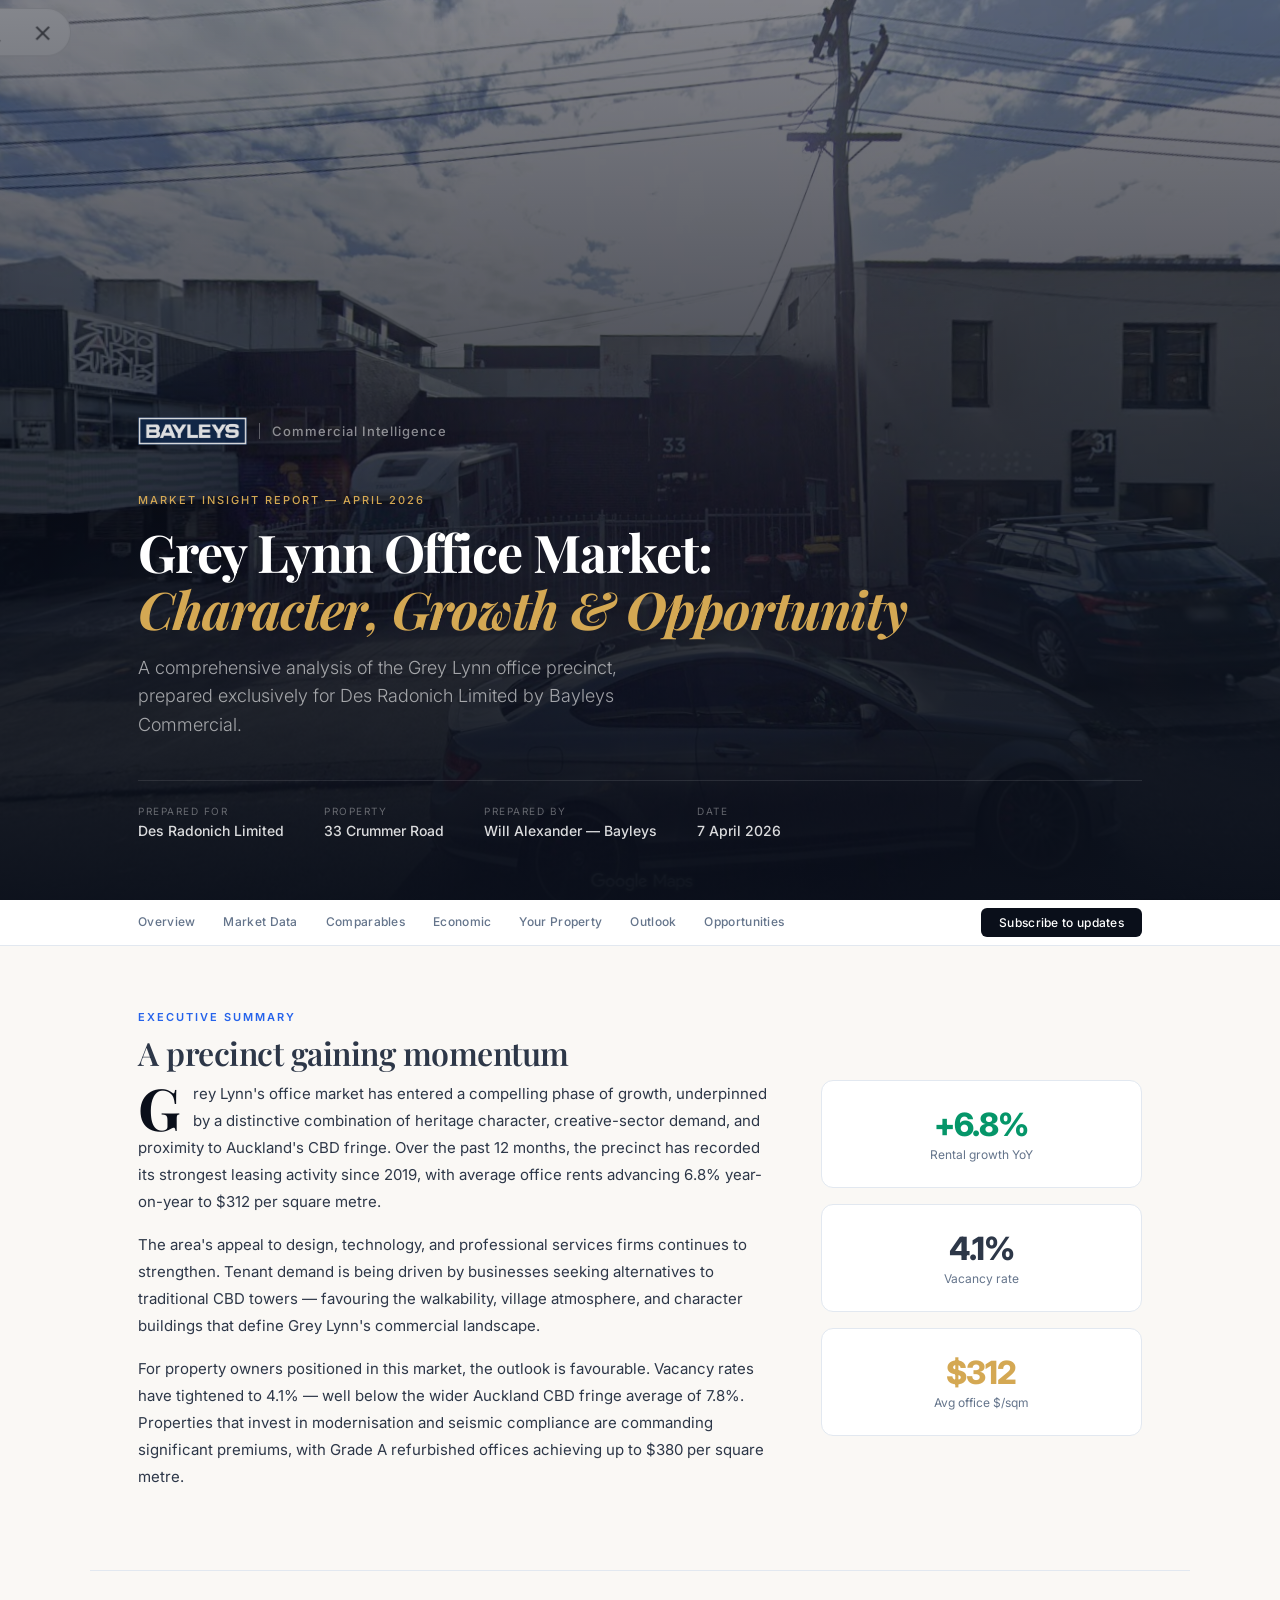
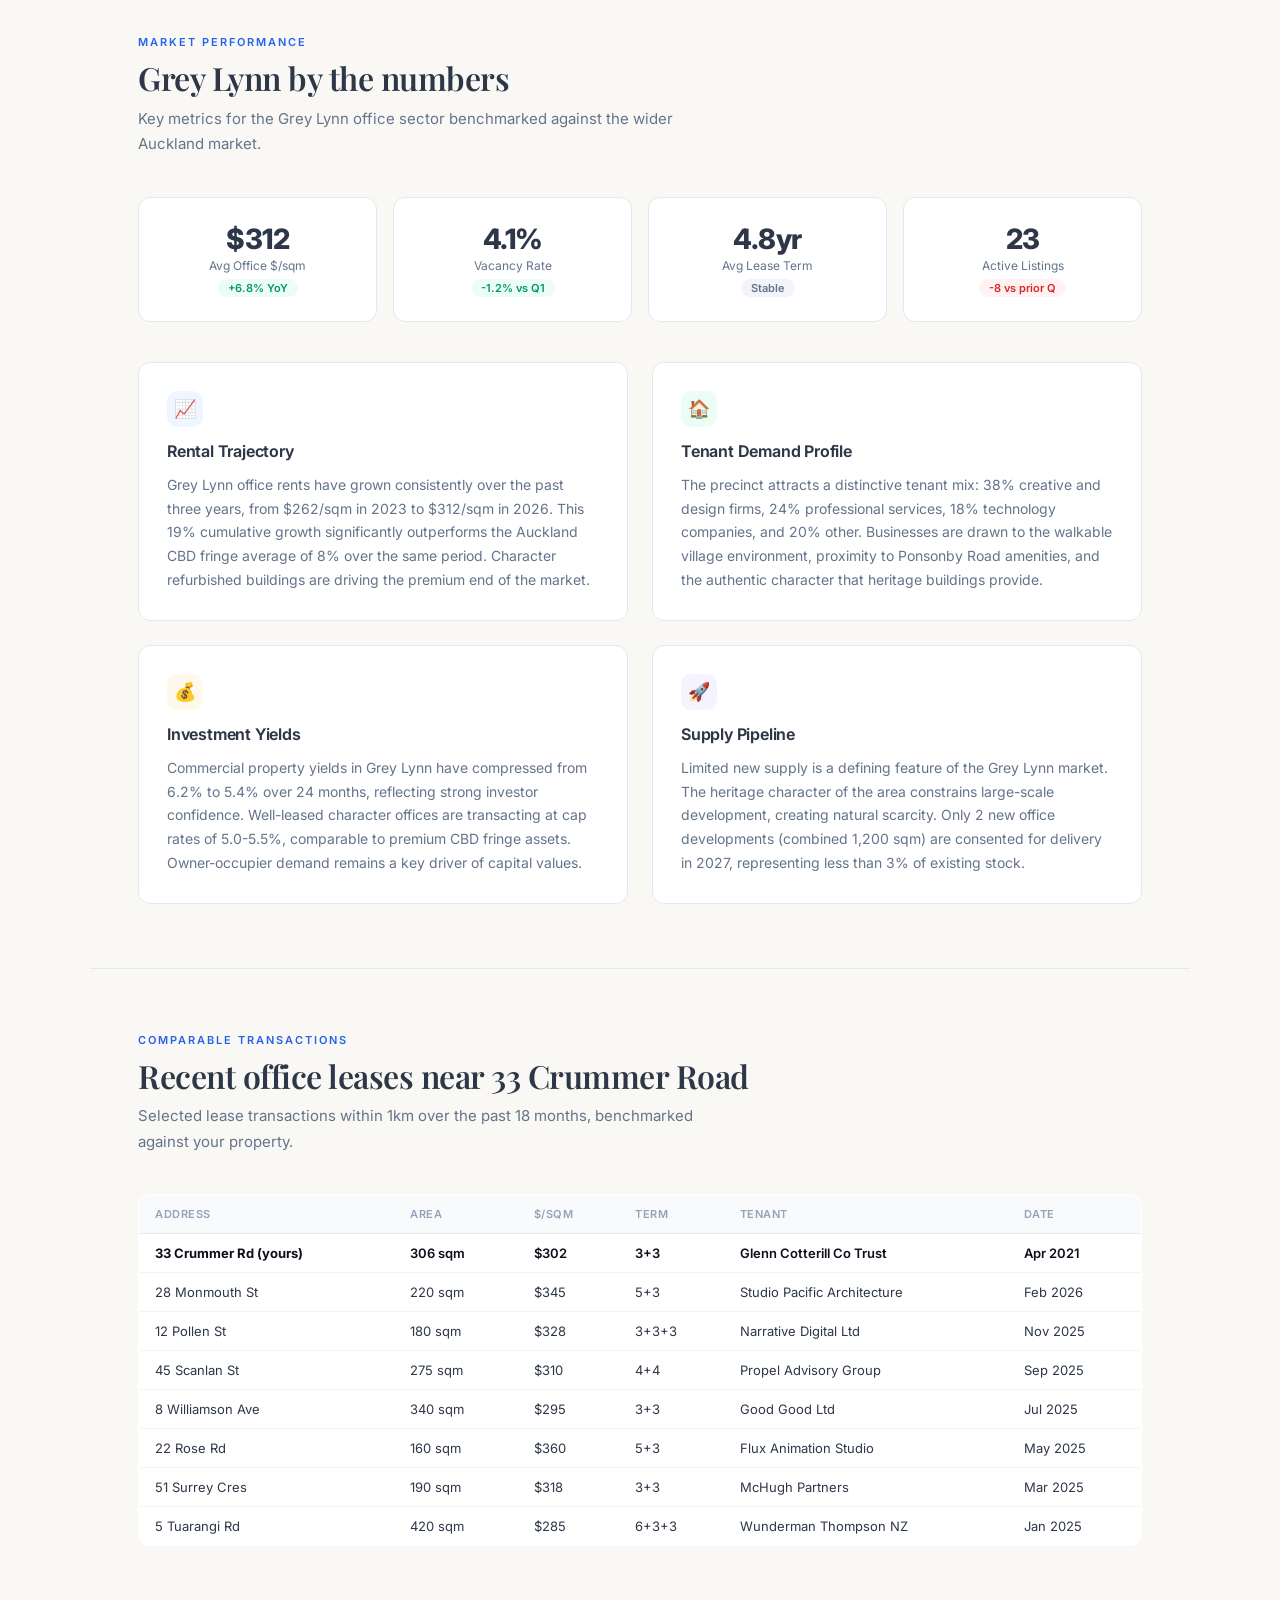
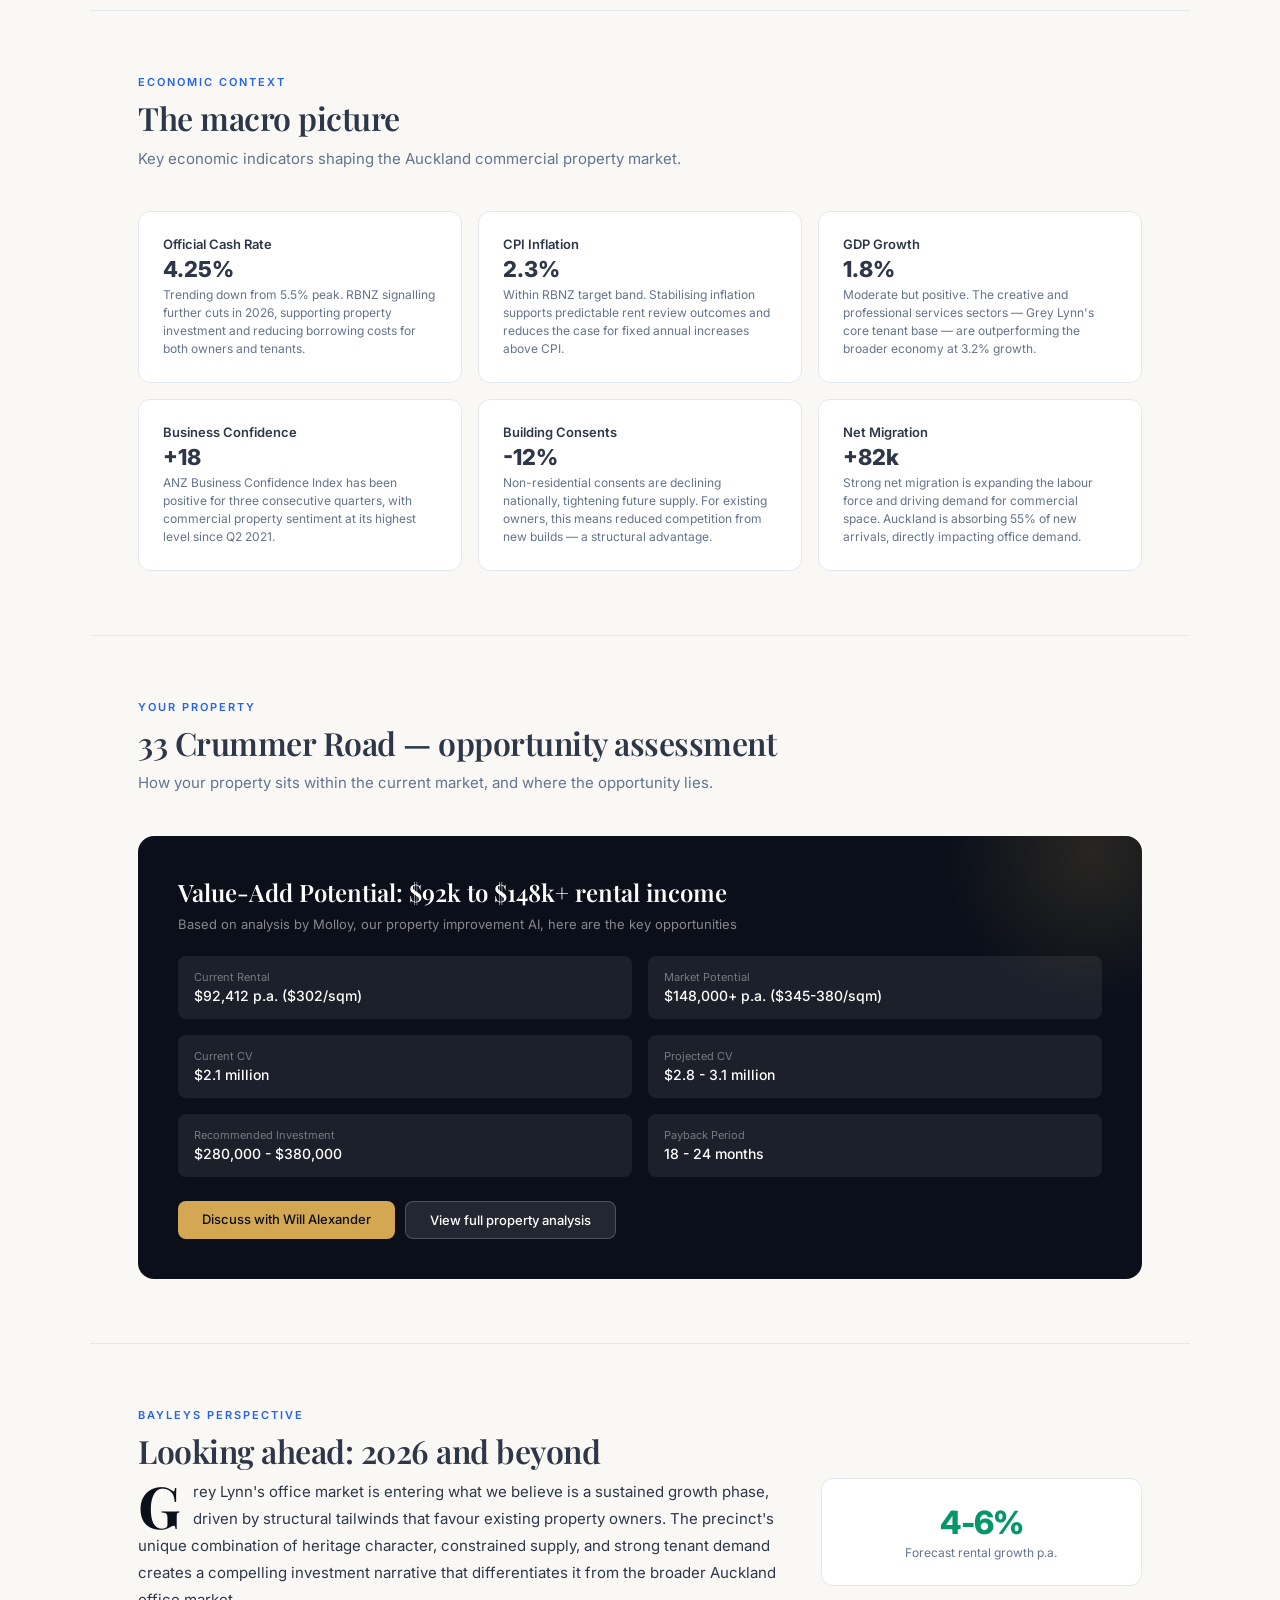
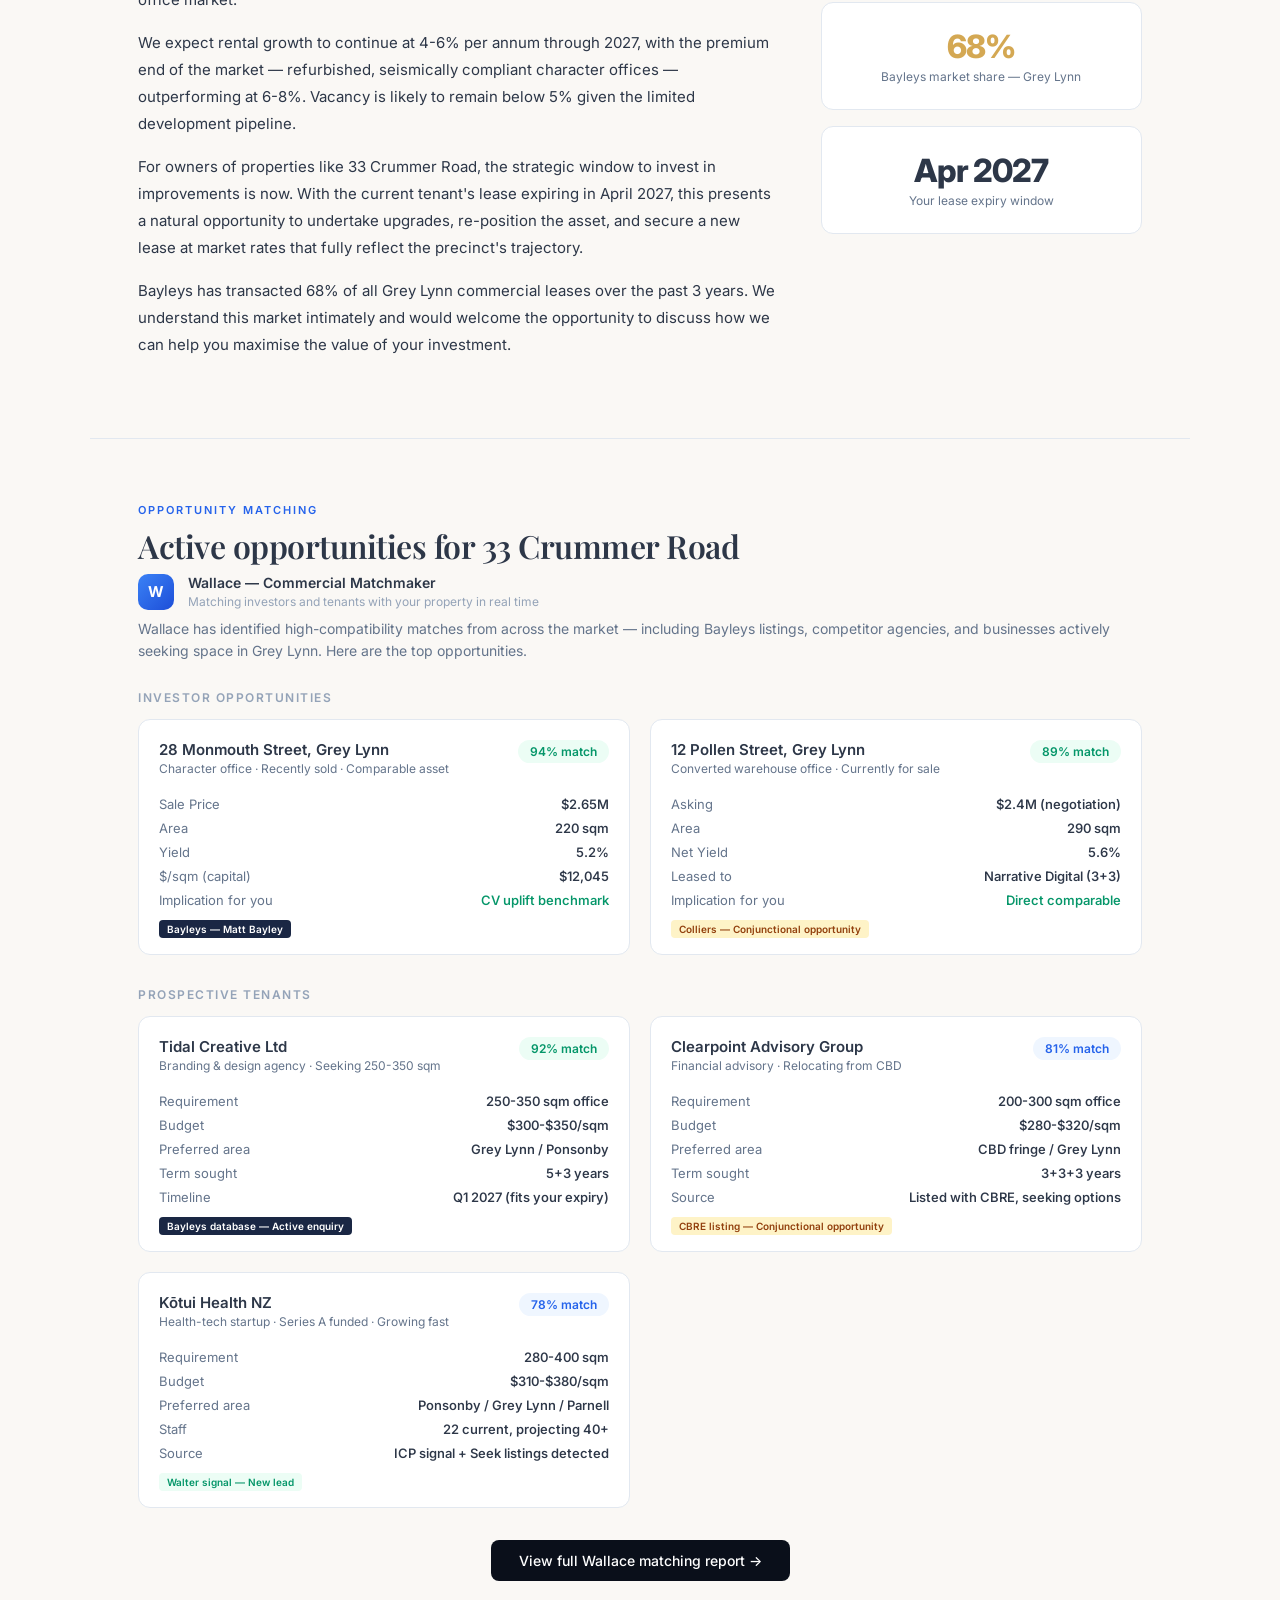
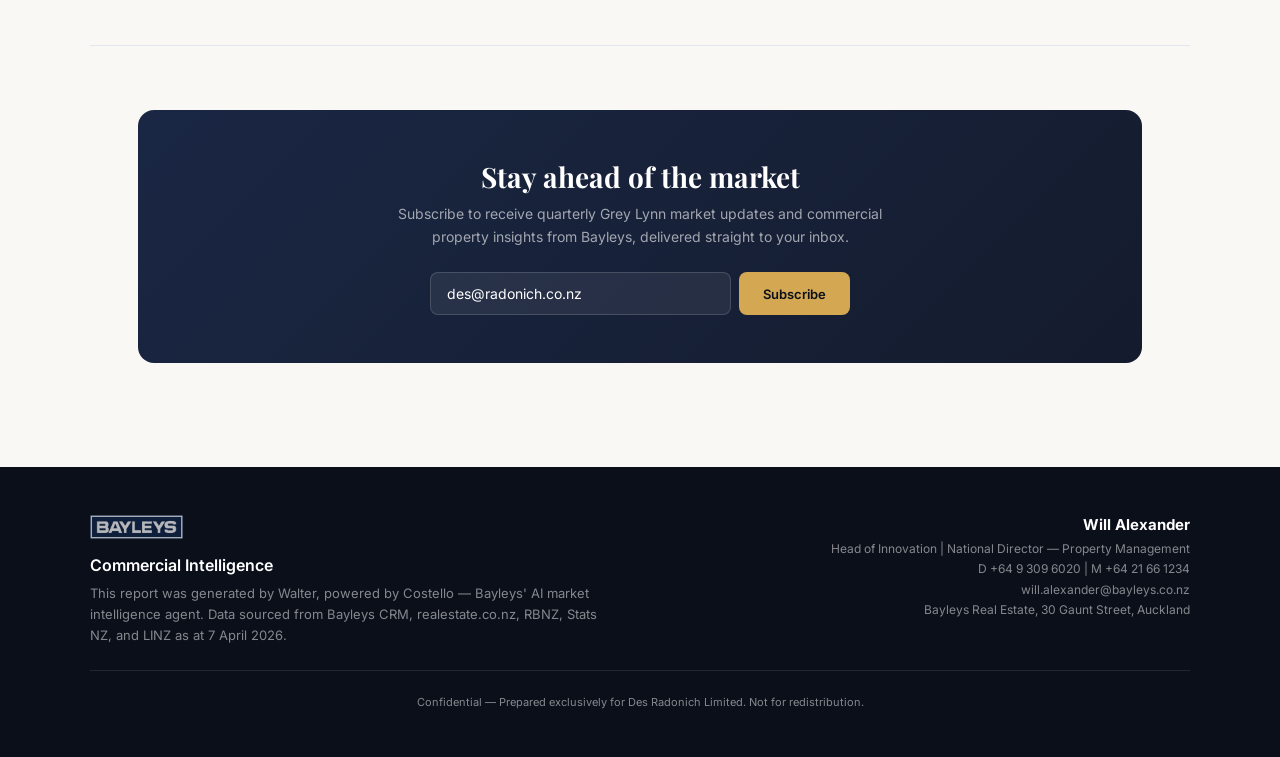
<file: market-report.html>
<!DOCTYPE html>
<html lang="en">
<head>
    <meta charset="UTF-8">
    <meta name="viewport" content="width=device-width, initial-scale=1.0">
    <title>Grey Lynn Office Market — Bayleys Commercial Intelligence</title>
    <style>
        @import url('https://fonts.googleapis.com/css2?family=Inter:wght@300;400;450;500;600;700;800;900&family=Playfair+Display:wght@400;500;600;700&display=swap');
        *,*::before,*::after{box-sizing:border-box;margin:0;padding:0}
        :root{--dark:#0a0f1a;--dark2:#141b2d;--navy:#1a2744;--white:#ffffff;--cream:#faf8f5;--text:#2d3748;--text2:#64748b;--text3:#94a3b8;--blue:#2563eb;--blue2:#3b82f6;--green:#059669;--gold:#d4a853;--border:#e2e8f0}
        html{font-size:15px;scroll-behavior:smooth}
        body{font-family:'Inter',-apple-system,sans-serif;color:var(--text);-webkit-font-smoothing:antialiased;background:var(--cream)}

        /* ===== HERO ===== */
        .hero{background:var(--dark);color:white;min-height:100vh;display:flex;flex-direction:column;justify-content:flex-end;position:relative;overflow:hidden}
        .hero-bg{position:absolute;inset:0;background:linear-gradient(180deg,transparent 0%,rgba(10,15,26,0.4) 40%,rgba(10,15,26,0.95) 100%);z-index:1}
        .hero-image{position:absolute;inset:0;background:url('sv-33-crummer.png') center/cover;opacity:0.5}
        .hero-inner{position:relative;z-index:2;max-width:1100px;margin:0 auto;padding:80px 48px 60px;width:100%}
        .hero-brand{display:flex;align-items:center;gap:12px;margin-bottom:48px}
        .hero-bayleys{height:22px;font-size:14px;font-weight:600;letter-spacing:3px;text-transform:uppercase;opacity:0.6}
        .hero-divider{width:1px;height:16px;background:rgba(255,255,255,0.3)}
        .hero-walter{font-size:13px;font-weight:500;opacity:0.5;letter-spacing:1px}
        .hero-edition{font-size:11px;font-weight:500;letter-spacing:2px;text-transform:uppercase;color:var(--gold);margin-bottom:16px}
        .hero h1{font-family:'Playfair Display',serif;font-size:52px;font-weight:700;line-height:1.1;letter-spacing:-1px;margin-bottom:16px}
        .hero h1 em{font-style:italic;color:var(--gold)}
        .hero-sub{font-size:18px;color:rgba(255,255,255,0.6);font-weight:300;max-width:550px;line-height:1.6;margin-bottom:40px}
        .hero-meta{display:flex;gap:40px;padding-top:24px;border-top:1px solid rgba(255,255,255,0.1)}
        .hero-meta-item span{display:block;font-size:10px;text-transform:uppercase;letter-spacing:1.5px;color:rgba(255,255,255,0.35);margin-bottom:4px}
        .hero-meta-item strong{font-size:14px;font-weight:500;color:rgba(255,255,255,0.85)}

        /* ===== NAV ===== */
        .report-nav{position:sticky;top:0;background:rgba(255,255,255,0.97);backdrop-filter:blur(12px);border-bottom:1px solid var(--border);z-index:100}
        .nav-inner{max-width:1100px;margin:0 auto;padding:0 48px;display:flex;align-items:center;gap:28px}
        .nav-link{padding:14px 0;font-size:12px;font-weight:500;color:var(--text2);text-decoration:none;letter-spacing:0.3px;border-bottom:2px solid transparent;transition:all 0.2s}
        .nav-link:hover,.nav-link.active{color:var(--dark);border-bottom-color:var(--dark)}
        .nav-subscribe{margin-left:auto;padding:7px 18px;background:var(--dark);color:white;border:none;border-radius:6px;font-size:12px;font-weight:500;font-family:inherit;cursor:pointer;text-decoration:none;letter-spacing:0.3px}

        /* ===== SECTIONS ===== */
        .section{max-width:1100px;margin:0 auto;padding:64px 48px}
        .section-eyebrow{font-size:11px;font-weight:600;letter-spacing:2px;text-transform:uppercase;color:var(--blue);margin-bottom:10px}
        .section-title{font-family:'Playfair Display',serif;font-size:32px;font-weight:600;letter-spacing:-0.5px;margin-bottom:8px;line-height:1.2}
        .section-desc{font-size:15px;color:var(--text2);max-width:600px;line-height:1.7;margin-bottom:40px}
        .divider{height:1px;background:var(--border);max-width:1100px;margin:0 auto}

        /* ===== EXEC SUMMARY ===== */
        .exec-grid{display:grid;grid-template-columns:2fr 1fr;gap:40px}
        .exec-text{font-size:15px;line-height:1.8;color:var(--text)}
        .exec-text p{margin-bottom:16px}
        .exec-text .drop-cap::first-letter{font-family:'Playfair Display',serif;font-size:58px;float:left;line-height:0.8;margin:4px 12px 0 0;color:var(--dark);font-weight:700}
        .exec-sidebar{display:flex;flex-direction:column;gap:16px}
        .exec-stat{background:var(--white);border-radius:12px;padding:24px;text-align:center;border:1px solid var(--border)}
        .exec-stat-value{font-size:32px;font-weight:800;letter-spacing:-1px;display:block}
        .exec-stat-value.up{color:var(--green)}
        .exec-stat-value.gold{color:var(--gold)}
        .exec-stat-label{font-size:12px;color:var(--text2);margin-top:4px}

        /* ===== MARKET DATA ===== */
        .data-cards{display:grid;grid-template-columns:repeat(4,1fr);gap:16px;margin-bottom:40px}
        .data-card{background:var(--white);border-radius:12px;padding:24px 20px;border:1px solid var(--border);text-align:center}
        .data-card-value{font-size:28px;font-weight:800;letter-spacing:-0.5px;display:block}
        .data-card-label{font-size:12px;color:var(--text2);margin-top:2px;display:block}
        .data-card-change{font-size:11px;font-weight:600;display:inline-block;padding:2px 10px;border-radius:20px;margin-top:6px}
        .data-card-change.up{background:#ecfdf5;color:var(--green)}
        .data-card-change.down{background:#fef2f2;color:#dc2626}
        .data-card-change.stable{background:#f1f5f9;color:var(--text2)}

        /* ===== COMPARABLES TABLE ===== */
        .comp-table{width:100%;border-collapse:collapse;background:var(--white);border-radius:12px;overflow:hidden;border:1px solid var(--border)}
        .comp-table th{padding:12px 16px;text-align:left;font-size:11px;font-weight:600;text-transform:uppercase;letter-spacing:0.5px;color:var(--text3);background:#f8fafc;border-bottom:1px solid var(--border)}
        .comp-table td{padding:11px 16px;font-size:13px;border-bottom:1px solid #f1f5f9}
        .comp-table tr:last-child td{border-bottom:none}
        .comp-table tr:hover td{background:#fafbfc}
        .comp-highlight{font-weight:600;color:var(--dark)}

        /* ===== COMMENTARY ===== */
        .commentary{display:grid;grid-template-columns:1fr 1fr;gap:24px}
        .commentary-card{background:var(--white);border-radius:12px;padding:28px;border:1px solid var(--border)}
        .commentary-card h3{font-size:16px;font-weight:650;margin-bottom:12px;letter-spacing:-0.2px}
        .commentary-card p{font-size:14px;line-height:1.7;color:var(--text2)}
        .commentary-card.full{grid-column:1/-1}
        .commentary-icon{width:36px;height:36px;border-radius:10px;display:flex;align-items:center;justify-content:center;margin-bottom:14px;font-size:18px}
        .commentary-icon.blue{background:#eff6ff}
        .commentary-icon.green{background:#ecfdf5}
        .commentary-icon.gold{background:#fef9ec}
        .commentary-icon.purple{background:#f5f3ff}

        /* ===== ECONOMIC ===== */
        .econ-grid{display:grid;grid-template-columns:repeat(3,1fr);gap:16px}
        .econ-card{background:var(--white);border-radius:12px;padding:24px;border:1px solid var(--border)}
        .econ-card h4{font-size:13px;font-weight:600;margin-bottom:4px}
        .econ-card .econ-value{font-size:22px;font-weight:800;display:block;margin-bottom:4px}
        .econ-card p{font-size:12px;color:var(--text2);line-height:1.5}

        /* ===== PROPERTY FOCUS ===== */
        .prop-focus{background:var(--dark);color:white;border-radius:16px;padding:40px;position:relative;overflow:hidden}
        .prop-focus::before{content:'';position:absolute;top:-30%;right:-10%;width:300px;height:300px;background:radial-gradient(circle,rgba(212,168,83,0.15) 0%,transparent 70%);border-radius:50%}
        .prop-focus h3{font-family:'Playfair Display',serif;font-size:24px;font-weight:600;margin-bottom:8px}
        .prop-focus-sub{color:rgba(255,255,255,0.5);font-size:13px;margin-bottom:24px}
        .prop-focus-grid{display:grid;grid-template-columns:1fr 1fr;gap:16px;margin-bottom:24px}
        .pf-item{padding:14px 16px;background:rgba(255,255,255,0.07);border-radius:8px}
        .pf-item span{display:block;font-size:11px;color:rgba(255,255,255,0.4);margin-bottom:2px}
        .pf-item strong{font-size:14px;font-weight:500}
        .prop-focus-action{display:flex;gap:10px}
        .pf-btn{padding:10px 24px;border-radius:8px;font-size:13px;font-weight:500;font-family:inherit;cursor:pointer;border:none;text-decoration:none}
        .pf-btn.primary{background:var(--gold);color:var(--dark)}
        .pf-btn.secondary{background:rgba(255,255,255,0.1);color:white;border:1px solid rgba(255,255,255,0.2)}

        /* ===== SUBSCRIBE ===== */
        .subscribe-section{background:linear-gradient(135deg,var(--navy),var(--dark2));border-radius:16px;padding:48px;color:white;text-align:center;margin-bottom:40px}
        .subscribe-section h2{font-family:'Playfair Display',serif;font-size:28px;margin-bottom:8px}
        .subscribe-section p{color:rgba(255,255,255,0.6);font-size:14px;max-width:500px;margin:0 auto 24px;line-height:1.6}
        .subscribe-form{display:flex;gap:8px;max-width:420px;margin:0 auto}
        .subscribe-input{flex:1;padding:12px 16px;border:1px solid rgba(255,255,255,0.15);background:rgba(255,255,255,0.07);border-radius:8px;color:white;font-size:14px;font-family:inherit;outline:none}
        .subscribe-input::placeholder{color:rgba(255,255,255,0.35)}
        .subscribe-btn{padding:12px 24px;background:var(--gold);color:var(--dark);border:none;border-radius:8px;font-size:13px;font-weight:600;font-family:inherit;cursor:pointer}

        /* ===== WALLACE ===== */
        .wallace-header{display:flex;align-items:center;gap:14px;margin-bottom:8px}
        .wallace-avatar{width:36px;height:36px;background:linear-gradient(135deg,#3b82f6,#1d4ed8);border-radius:10px;display:flex;align-items:center;justify-content:center;color:white;font-weight:700;font-size:15px;flex-shrink:0}
        .wallace-header h3{font-size:14px;font-weight:600}
        .wallace-header span{font-size:12px;color:var(--text3)}
        .wallace-sub{font-size:14px;color:var(--text2);margin-bottom:28px;line-height:1.6}
        .match-grid{display:grid;grid-template-columns:1fr 1fr;gap:20px;margin-bottom:32px}
        .match-card{background:var(--white);border-radius:12px;border:1px solid var(--border);overflow:hidden;transition:all 0.2s}
        .match-card:hover{transform:translateY(-3px);box-shadow:0 8px 24px rgba(0,0,0,0.08)}
        .match-card-top{padding:20px 20px 0;display:flex;justify-content:space-between;align-items:flex-start}
        .match-card-top h4{font-size:15px;font-weight:600;margin-bottom:2px}
        .match-card-top p{font-size:12px;color:var(--text2)}
        .match-score{display:flex;align-items:center;gap:6px;padding:4px 12px;border-radius:20px;font-size:12px;font-weight:600;white-space:nowrap}
        .match-score.high{background:#ecfdf5;color:#059669}
        .match-score.medium{background:#eff6ff;color:#2563eb}
        .match-card-body{padding:16px 20px}
        .match-row{display:flex;justify-content:space-between;padding:4px 0;font-size:13px}
        .match-row span{color:var(--text2)}
        .match-row strong{font-weight:550}
        .match-tag{display:inline-block;font-size:10px;font-weight:600;padding:3px 8px;border-radius:4px;margin-top:8px}
        .match-tag.bayleys{background:#1a2744;color:white}
        .match-tag.conjunctional{background:#fef3c7;color:#92400e}
        .match-tag.investor{background:#eff6ff;color:#2563eb}
        .match-tag.tenant{background:#ecfdf5;color:#059669}
        .wallace-cta{text-align:center;margin-top:8px}
        .wallace-cta a{display:inline-flex;align-items:center;gap:8px;padding:12px 28px;background:var(--dark);color:white;border-radius:8px;font-size:14px;font-weight:500;text-decoration:none;transition:all 0.2s}
        .wallace-cta a:hover{opacity:0.9;transform:translateY(-1px)}

        /* ===== FOOTER ===== */
        .report-footer{background:var(--dark);color:rgba(255,255,255,0.5);padding:48px}
        .footer-inner{max-width:1100px;margin:0 auto;display:grid;grid-template-columns:1fr 1fr;gap:40px}
        .footer-brand h3{color:white;font-size:16px;font-weight:600;margin-bottom:8px}
        .footer-brand p{font-size:13px;line-height:1.6}
        .footer-agent{text-align:right}
        .footer-agent strong{color:white;display:block;font-size:15px;margin-bottom:4px}
        .footer-agent span{font-size:12px;line-height:1.6}
        .footer-bottom{max-width:1100px;margin:0 auto;padding-top:24px;margin-top:24px;border-top:1px solid rgba(255,255,255,0.1);font-size:11px;text-align:center}
    </style>
</head>
<body>
    <!-- Hero -->
    <div class="hero">
        <div class="hero-image"></div>
        <div class="hero-bg"></div>
        <div class="hero-inner">
            <div class="hero-brand">
                <img src="bayleys-logo.png" alt="Bayleys" style="height:28px;opacity:0.85;">
                <span class="hero-divider"></span>
                <span class="hero-walter">Commercial Intelligence</span>
            </div>
            <div class="hero-edition">Market Insight Report — April 2026</div>
            <h1>Grey Lynn Office Market:<br><em>Character, Growth & Opportunity</em></h1>
            <p class="hero-sub">A comprehensive analysis of the Grey Lynn office precinct, prepared exclusively for Des Radonich Limited by Bayleys Commercial.</p>
            <div class="hero-meta">
                <div class="hero-meta-item"><span>Prepared for</span><strong>Des Radonich Limited</strong></div>
                <div class="hero-meta-item"><span>Property</span><strong>33 Crummer Road</strong></div>
                <div class="hero-meta-item"><span>Prepared by</span><strong>Will Alexander — Bayleys</strong></div>
                <div class="hero-meta-item"><span>Date</span><strong>7 April 2026</strong></div>
            </div>
        </div>
    </div>

    <!-- Nav -->
    <nav class="report-nav">
        <div class="nav-inner">
            <a href="#overview" class="nav-link active">Overview</a>
            <a href="#market" class="nav-link">Market Data</a>
            <a href="#comparables" class="nav-link">Comparables</a>
            <a href="#economic" class="nav-link">Economic</a>
            <a href="#property" class="nav-link">Your Property</a>
            <a href="#outlook" class="nav-link">Outlook</a>
            <a href="#matches" class="nav-link">Opportunities</a>
            <a href="#subscribe" class="nav-subscribe">Subscribe to updates</a>
        </div>
    </nav>

    <!-- Executive Summary -->
    <div class="section" id="overview">
        <div class="section-eyebrow">Executive Summary</div>
        <div class="section-title">A precinct gaining momentum</div>

        <div class="exec-grid">
            <div class="exec-text">
                <p class="drop-cap">Grey Lynn's office market has entered a compelling phase of growth, underpinned by a distinctive combination of heritage character, creative-sector demand, and proximity to Auckland's CBD fringe. Over the past 12 months, the precinct has recorded its strongest leasing activity since 2019, with average office rents advancing 6.8% year-on-year to $312 per square metre.</p>
                <p>The area's appeal to design, technology, and professional services firms continues to strengthen. Tenant demand is being driven by businesses seeking alternatives to traditional CBD towers — favouring the walkability, village atmosphere, and character buildings that define Grey Lynn's commercial landscape.</p>
                <p>For property owners positioned in this market, the outlook is favourable. Vacancy rates have tightened to 4.1% — well below the wider Auckland CBD fringe average of 7.8%. Properties that invest in modernisation and seismic compliance are commanding significant premiums, with Grade A refurbished offices achieving up to $380 per square metre.</p>
            </div>
            <div class="exec-sidebar">
                <div class="exec-stat">
                    <span class="exec-stat-value up">+6.8%</span>
                    <span class="exec-stat-label">Rental growth YoY</span>
                </div>
                <div class="exec-stat">
                    <span class="exec-stat-value">4.1%</span>
                    <span class="exec-stat-label">Vacancy rate</span>
                </div>
                <div class="exec-stat">
                    <span class="exec-stat-value gold">$312</span>
                    <span class="exec-stat-label">Avg office $/sqm</span>
                </div>
            </div>
        </div>
    </div>

    <div class="divider"></div>

    <!-- Market Data -->
    <div class="section" id="market">
        <div class="section-eyebrow">Market Performance</div>
        <div class="section-title">Grey Lynn by the numbers</div>
        <p class="section-desc">Key metrics for the Grey Lynn office sector benchmarked against the wider Auckland market.</p>

        <div class="data-cards">
            <div class="data-card"><span class="data-card-value">$312</span><span class="data-card-label">Avg Office $/sqm</span><span class="data-card-change up">+6.8% YoY</span></div>
            <div class="data-card"><span class="data-card-value">4.1%</span><span class="data-card-label">Vacancy Rate</span><span class="data-card-change up">-1.2% vs Q1</span></div>
            <div class="data-card"><span class="data-card-value">4.8yr</span><span class="data-card-label">Avg Lease Term</span><span class="data-card-change stable">Stable</span></div>
            <div class="data-card"><span class="data-card-value">23</span><span class="data-card-label">Active Listings</span><span class="data-card-change down">-8 vs prior Q</span></div>
        </div>

        <div class="commentary">
            <div class="commentary-card">
                <div class="commentary-icon blue">&#128200;</div>
                <h3>Rental Trajectory</h3>
                <p>Grey Lynn office rents have grown consistently over the past three years, from $262/sqm in 2023 to $312/sqm in 2026. This 19% cumulative growth significantly outperforms the Auckland CBD fringe average of 8% over the same period. Character refurbished buildings are driving the premium end of the market.</p>
            </div>
            <div class="commentary-card">
                <div class="commentary-icon green">&#127968;</div>
                <h3>Tenant Demand Profile</h3>
                <p>The precinct attracts a distinctive tenant mix: 38% creative and design firms, 24% professional services, 18% technology companies, and 20% other. Businesses are drawn to the walkable village environment, proximity to Ponsonby Road amenities, and the authentic character that heritage buildings provide.</p>
            </div>
            <div class="commentary-card">
                <div class="commentary-icon gold">&#128176;</div>
                <h3>Investment Yields</h3>
                <p>Commercial property yields in Grey Lynn have compressed from 6.2% to 5.4% over 24 months, reflecting strong investor confidence. Well-leased character offices are transacting at cap rates of 5.0-5.5%, comparable to premium CBD fringe assets. Owner-occupier demand remains a key driver of capital values.</p>
            </div>
            <div class="commentary-card">
                <div class="commentary-icon purple">&#128640;</div>
                <h3>Supply Pipeline</h3>
                <p>Limited new supply is a defining feature of the Grey Lynn market. The heritage character of the area constrains large-scale development, creating natural scarcity. Only 2 new office developments (combined 1,200 sqm) are consented for delivery in 2027, representing less than 3% of existing stock.</p>
            </div>
        </div>
    </div>

    <div class="divider"></div>

    <!-- Comparables -->
    <div class="section" id="comparables">
        <div class="section-eyebrow">Comparable Transactions</div>
        <div class="section-title">Recent office leases near 33 Crummer Road</div>
        <p class="section-desc">Selected lease transactions within 1km over the past 18 months, benchmarked against your property.</p>

        <table class="comp-table">
            <thead>
                <tr><th>Address</th><th>Area</th><th>$/sqm</th><th>Term</th><th>Tenant</th><th>Date</th></tr>
            </thead>
            <tbody>
                <tr class="comp-highlight"><td><strong>33 Crummer Rd (yours)</strong></td><td>306 sqm</td><td>$302</td><td>3+3</td><td>Glenn Cotterill Co Trust</td><td>Apr 2021</td></tr>
                <tr><td>28 Monmouth St</td><td>220 sqm</td><td>$345</td><td>5+3</td><td>Studio Pacific Architecture</td><td>Feb 2026</td></tr>
                <tr><td>12 Pollen St</td><td>180 sqm</td><td>$328</td><td>3+3+3</td><td>Narrative Digital Ltd</td><td>Nov 2025</td></tr>
                <tr><td>45 Scanlan St</td><td>275 sqm</td><td>$310</td><td>4+4</td><td>Propel Advisory Group</td><td>Sep 2025</td></tr>
                <tr><td>8 Williamson Ave</td><td>340 sqm</td><td>$295</td><td>3+3</td><td>Good Good Ltd</td><td>Jul 2025</td></tr>
                <tr><td>22 Rose Rd</td><td>160 sqm</td><td>$360</td><td>5+3</td><td>Flux Animation Studio</td><td>May 2025</td></tr>
                <tr><td>51 Surrey Cres</td><td>190 sqm</td><td>$318</td><td>3+3</td><td>McHugh Partners</td><td>Mar 2025</td></tr>
                <tr><td>5 Tuarangi Rd</td><td>420 sqm</td><td>$285</td><td>6+3+3</td><td>Wunderman Thompson NZ</td><td>Jan 2025</td></tr>
            </tbody>
        </table>
    </div>

    <div class="divider"></div>

    <!-- Economic Context -->
    <div class="section" id="economic">
        <div class="section-eyebrow">Economic Context</div>
        <div class="section-title">The macro picture</div>
        <p class="section-desc">Key economic indicators shaping the Auckland commercial property market.</p>

        <div class="econ-grid">
            <div class="econ-card"><h4>Official Cash Rate</h4><span class="econ-value">4.25%</span><p>Trending down from 5.5% peak. RBNZ signalling further cuts in 2026, supporting property investment and reducing borrowing costs for both owners and tenants.</p></div>
            <div class="econ-card"><h4>CPI Inflation</h4><span class="econ-value">2.3%</span><p>Within RBNZ target band. Stabilising inflation supports predictable rent review outcomes and reduces the case for fixed annual increases above CPI.</p></div>
            <div class="econ-card"><h4>GDP Growth</h4><span class="econ-value">1.8%</span><p>Moderate but positive. The creative and professional services sectors — Grey Lynn's core tenant base — are outperforming the broader economy at 3.2% growth.</p></div>
            <div class="econ-card"><h4>Business Confidence</h4><span class="econ-value">+18</span><p>ANZ Business Confidence Index has been positive for three consecutive quarters, with commercial property sentiment at its highest level since Q2 2021.</p></div>
            <div class="econ-card"><h4>Building Consents</h4><span class="econ-value">-12%</span><p>Non-residential consents are declining nationally, tightening future supply. For existing owners, this means reduced competition from new builds — a structural advantage.</p></div>
            <div class="econ-card"><h4>Net Migration</h4><span class="econ-value">+82k</span><p>Strong net migration is expanding the labour force and driving demand for commercial space. Auckland is absorbing 55% of new arrivals, directly impacting office demand.</p></div>
        </div>
    </div>

    <div class="divider"></div>

    <!-- Property Focus -->
    <div class="section" id="property">
        <div class="section-eyebrow">Your Property</div>
        <div class="section-title">33 Crummer Road — opportunity assessment</div>
        <p class="section-desc">How your property sits within the current market, and where the opportunity lies.</p>

        <div class="prop-focus">
            <h3>Value-Add Potential: $92k to $148k+ rental income</h3>
            <p class="prop-focus-sub">Based on analysis by Molloy, our property improvement AI, here are the key opportunities</p>

            <div class="prop-focus-grid">
                <div class="pf-item"><span>Current Rental</span><strong>$92,412 p.a. ($302/sqm)</strong></div>
                <div class="pf-item"><span>Market Potential</span><strong>$148,000+ p.a. ($345-380/sqm)</strong></div>
                <div class="pf-item"><span>Current CV</span><strong>$2.1 million</strong></div>
                <div class="pf-item"><span>Projected CV</span><strong>$2.8 - 3.1 million</strong></div>
                <div class="pf-item"><span>Recommended Investment</span><strong>$280,000 - $380,000</strong></div>
                <div class="pf-item"><span>Payback Period</span><strong>18 - 24 months</strong></div>
            </div>

            <div class="prop-focus-action">
                <a href="#" class="pf-btn primary">Discuss with Will Alexander</a>
                <a href="#" class="pf-btn secondary">View full property analysis</a>
            </div>
        </div>
    </div>

    <div class="divider"></div>

    <!-- Outlook / Agent Commentary -->
    <div class="section" id="outlook">
        <div class="section-eyebrow">Bayleys Perspective</div>
        <div class="section-title">Looking ahead: 2026 and beyond</div>

        <div class="exec-grid">
            <div class="exec-text">
                <p class="drop-cap">Grey Lynn's office market is entering what we believe is a sustained growth phase, driven by structural tailwinds that favour existing property owners. The precinct's unique combination of heritage character, constrained supply, and strong tenant demand creates a compelling investment narrative that differentiates it from the broader Auckland office market.</p>
                <p>We expect rental growth to continue at 4-6% per annum through 2027, with the premium end of the market — refurbished, seismically compliant character offices — outperforming at 6-8%. Vacancy is likely to remain below 5% given the limited development pipeline.</p>
                <p>For owners of properties like 33 Crummer Road, the strategic window to invest in improvements is now. With the current tenant's lease expiring in April 2027, this presents a natural opportunity to undertake upgrades, re-position the asset, and secure a new lease at market rates that fully reflect the precinct's trajectory.</p>
                <p>Bayleys has transacted 68% of all Grey Lynn commercial leases over the past 3 years. We understand this market intimately and would welcome the opportunity to discuss how we can help you maximise the value of your investment.</p>
            </div>
            <div class="exec-sidebar">
                <div class="exec-stat">
                    <span class="exec-stat-value up">4-6%</span>
                    <span class="exec-stat-label">Forecast rental growth p.a.</span>
                </div>
                <div class="exec-stat">
                    <span class="exec-stat-value gold">68%</span>
                    <span class="exec-stat-label">Bayleys market share — Grey Lynn</span>
                </div>
                <div class="exec-stat">
                    <span class="exec-stat-value">Apr 2027</span>
                    <span class="exec-stat-label">Your lease expiry window</span>
                </div>
            </div>
        </div>
    </div>

    <div class="divider"></div>

    <!-- Wallace Matches -->
    <div class="section" id="matches">
        <div class="section-eyebrow">Opportunity Matching</div>
        <div class="section-title">Active opportunities for 33 Crummer Road</div>

        <div class="wallace-header">
            <div class="wallace-avatar">W</div>
            <div>
                <h3>Wallace — Commercial Matchmaker</h3>
                <span>Matching investors and tenants with your property in real time</span>
            </div>
        </div>
        <p class="wallace-sub">Wallace has identified high-compatibility matches from across the market — including Bayleys listings, competitor agencies, and businesses actively seeking space in Grey Lynn. Here are the top opportunities.</p>

        <h4 style="font-size:12px;font-weight:600;text-transform:uppercase;letter-spacing:1.5px;color:var(--text3);margin-bottom:14px;">Investor Opportunities</h4>
        <div class="match-grid">
            <div class="match-card">
                <div class="match-card-top">
                    <div>
                        <h4>28 Monmouth Street, Grey Lynn</h4>
                        <p>Character office · Recently sold · Comparable asset</p>
                    </div>
                    <span class="match-score high">94% match</span>
                </div>
                <div class="match-card-body">
                    <div class="match-row"><span>Sale Price</span><strong>$2.65M</strong></div>
                    <div class="match-row"><span>Area</span><strong>220 sqm</strong></div>
                    <div class="match-row"><span>Yield</span><strong>5.2%</strong></div>
                    <div class="match-row"><span>$/sqm (capital)</span><strong>$12,045</strong></div>
                    <div class="match-row"><span>Implication for you</span><strong style="color:var(--green)">CV uplift benchmark</strong></div>
                    <span class="match-tag bayleys">Bayleys — Matt Bayley</span>
                </div>
            </div>
            <div class="match-card">
                <div class="match-card-top">
                    <div>
                        <h4>12 Pollen Street, Grey Lynn</h4>
                        <p>Converted warehouse office · Currently for sale</p>
                    </div>
                    <span class="match-score high">89% match</span>
                </div>
                <div class="match-card-body">
                    <div class="match-row"><span>Asking</span><strong>$2.4M (negotiation)</strong></div>
                    <div class="match-row"><span>Area</span><strong>290 sqm</strong></div>
                    <div class="match-row"><span>Net Yield</span><strong>5.6%</strong></div>
                    <div class="match-row"><span>Leased to</span><strong>Narrative Digital (3+3)</strong></div>
                    <div class="match-row"><span>Implication for you</span><strong style="color:var(--green)">Direct comparable</strong></div>
                    <span class="match-tag conjunctional">Colliers — Conjunctional opportunity</span>
                </div>
            </div>
        </div>

        <h4 style="font-size:12px;font-weight:600;text-transform:uppercase;letter-spacing:1.5px;color:var(--text3);margin-bottom:14px;">Prospective Tenants</h4>
        <div class="match-grid">
            <div class="match-card">
                <div class="match-card-top">
                    <div>
                        <h4>Tidal Creative Ltd</h4>
                        <p>Branding & design agency · Seeking 250-350 sqm</p>
                    </div>
                    <span class="match-score high">92% match</span>
                </div>
                <div class="match-card-body">
                    <div class="match-row"><span>Requirement</span><strong>250-350 sqm office</strong></div>
                    <div class="match-row"><span>Budget</span><strong>$300-$350/sqm</strong></div>
                    <div class="match-row"><span>Preferred area</span><strong>Grey Lynn / Ponsonby</strong></div>
                    <div class="match-row"><span>Term sought</span><strong>5+3 years</strong></div>
                    <div class="match-row"><span>Timeline</span><strong>Q1 2027 (fits your expiry)</strong></div>
                    <span class="match-tag bayleys">Bayleys database — Active enquiry</span>
                </div>
            </div>
            <div class="match-card">
                <div class="match-card-top">
                    <div>
                        <h4>Clearpoint Advisory Group</h4>
                        <p>Financial advisory · Relocating from CBD</p>
                    </div>
                    <span class="match-score medium">81% match</span>
                </div>
                <div class="match-card-body">
                    <div class="match-row"><span>Requirement</span><strong>200-300 sqm office</strong></div>
                    <div class="match-row"><span>Budget</span><strong>$280-$320/sqm</strong></div>
                    <div class="match-row"><span>Preferred area</span><strong>CBD fringe / Grey Lynn</strong></div>
                    <div class="match-row"><span>Term sought</span><strong>3+3+3 years</strong></div>
                    <div class="match-row"><span>Source</span><strong>Listed with CBRE, seeking options</strong></div>
                    <span class="match-tag conjunctional">CBRE listing — Conjunctional opportunity</span>
                </div>
            </div>
            <div class="match-card">
                <div class="match-card-top">
                    <div>
                        <h4>Kōtui Health NZ</h4>
                        <p>Health-tech startup · Series A funded · Growing fast</p>
                    </div>
                    <span class="match-score medium">78% match</span>
                </div>
                <div class="match-card-body">
                    <div class="match-row"><span>Requirement</span><strong>280-400 sqm</strong></div>
                    <div class="match-row"><span>Budget</span><strong>$310-$380/sqm</strong></div>
                    <div class="match-row"><span>Preferred area</span><strong>Ponsonby / Grey Lynn / Parnell</strong></div>
                    <div class="match-row"><span>Staff</span><strong>22 current, projecting 40+</strong></div>
                    <div class="match-row"><span>Source</span><strong>ICP signal + Seek listings detected</strong></div>
                    <span class="match-tag tenant">Walter signal — New lead</span>
                </div>
            </div>
        </div>

        <div class="wallace-cta">
            <a href="wallace-report.html" target="_blank">View full Wallace matching report &rarr;</a>
        </div>
    </div>

    <div class="divider"></div>

    <!-- Subscribe -->
    <div class="section" id="subscribe">
        <div class="subscribe-section">
            <h2>Stay ahead of the market</h2>
            <p>Subscribe to receive quarterly Grey Lynn market updates and commercial property insights from Bayleys, delivered straight to your inbox.</p>
            <div class="subscribe-form">
                <input type="email" class="subscribe-input" placeholder="Enter your email address" value="des@radonich.co.nz">
                <button class="subscribe-btn">Subscribe</button>
            </div>
        </div>
    </div>

    <!-- Footer -->
    <div class="report-footer">
        <div class="footer-inner">
            <div class="footer-brand">
                <img src="bayleys-logo.png" alt="Bayleys" style="height:24px;opacity:0.7;margin-bottom:12px;">
                <h3>Commercial Intelligence</h3>
                <p>This report was generated by Walter, powered by Costello — Bayleys' AI market intelligence agent. Data sourced from Bayleys CRM, realestate.co.nz, RBNZ, Stats NZ, and LINZ as at 7 April 2026.</p>
            </div>
            <div class="footer-agent">
                <strong>Will Alexander</strong>
                <span>Head of Innovation | National Director — Property Management<br>
                D +64 9 309 6020 | M +64 21 66 1234<br>
                will.alexander@bayleys.co.nz<br>
                Bayleys Real Estate, 30 Gaunt Street, Auckland</span>
            </div>
        </div>
        <div class="footer-bottom">
            Confidential — Prepared exclusively for Des Radonich Limited. Not for redistribution.
        </div>
    </div>

    <script>
        const sections = document.querySelectorAll('.section[id]');
        const navLinks = document.querySelectorAll('.nav-link');
        window.addEventListener('scroll', () => {
            let current = '';
            sections.forEach(s => { if (window.scrollY >= s.offsetTop - 100) current = s.id; });
            navLinks.forEach(l => { l.classList.remove('active'); if (l.getAttribute('href') === '#' + current) l.classList.add('active'); });
        });
    </script>
</body>
</html>
</file>
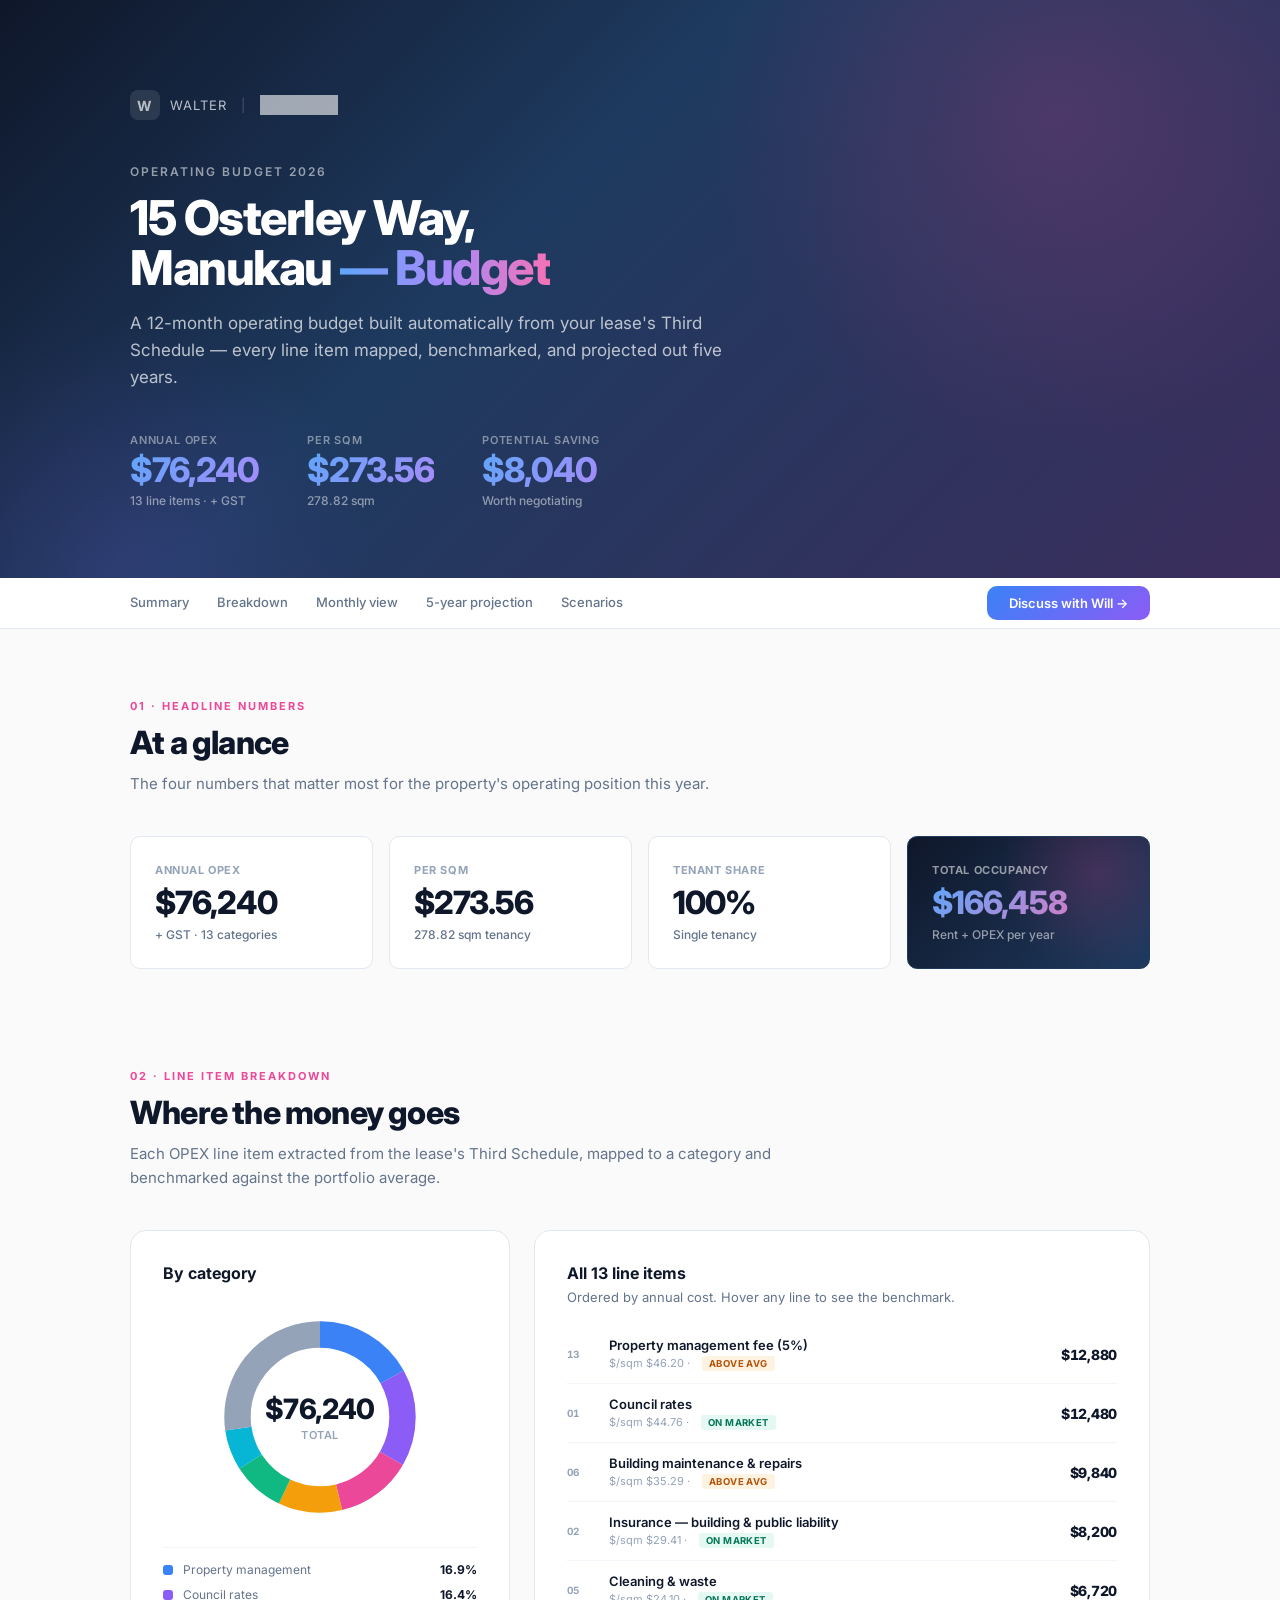
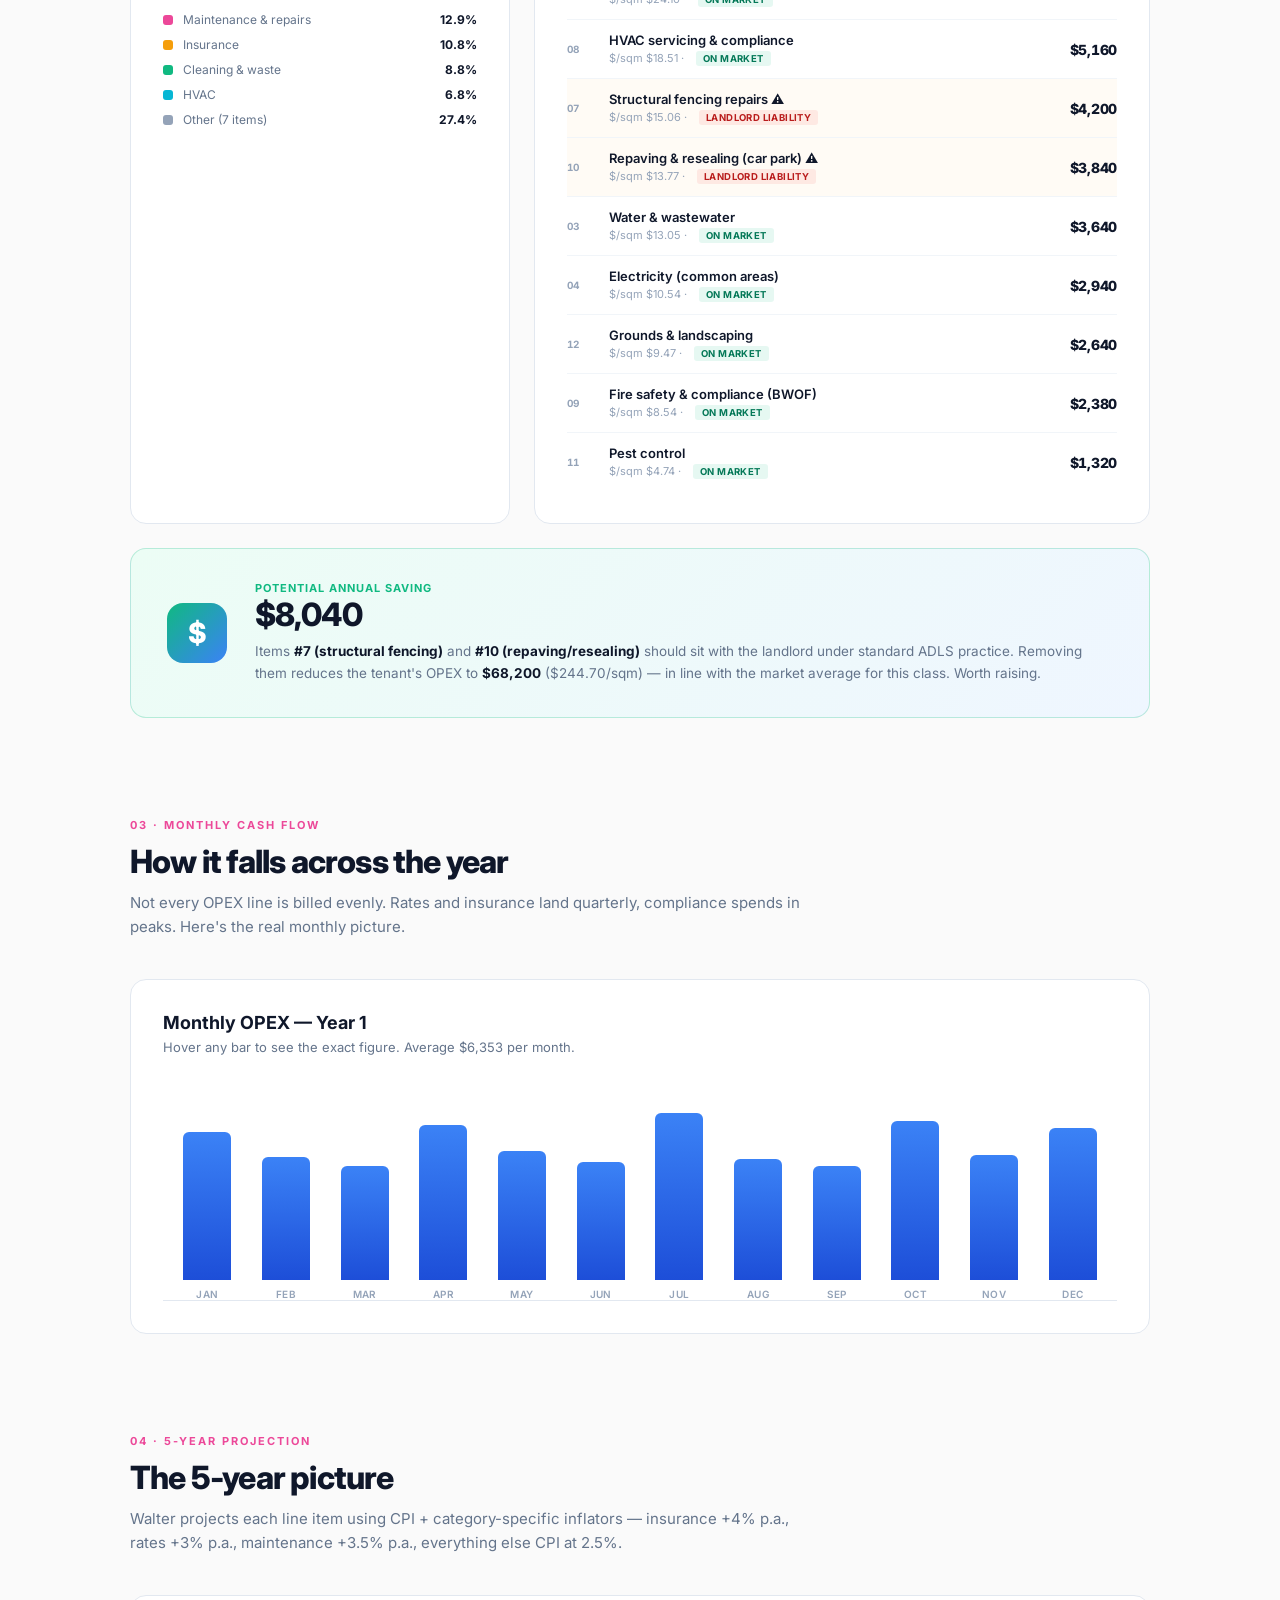
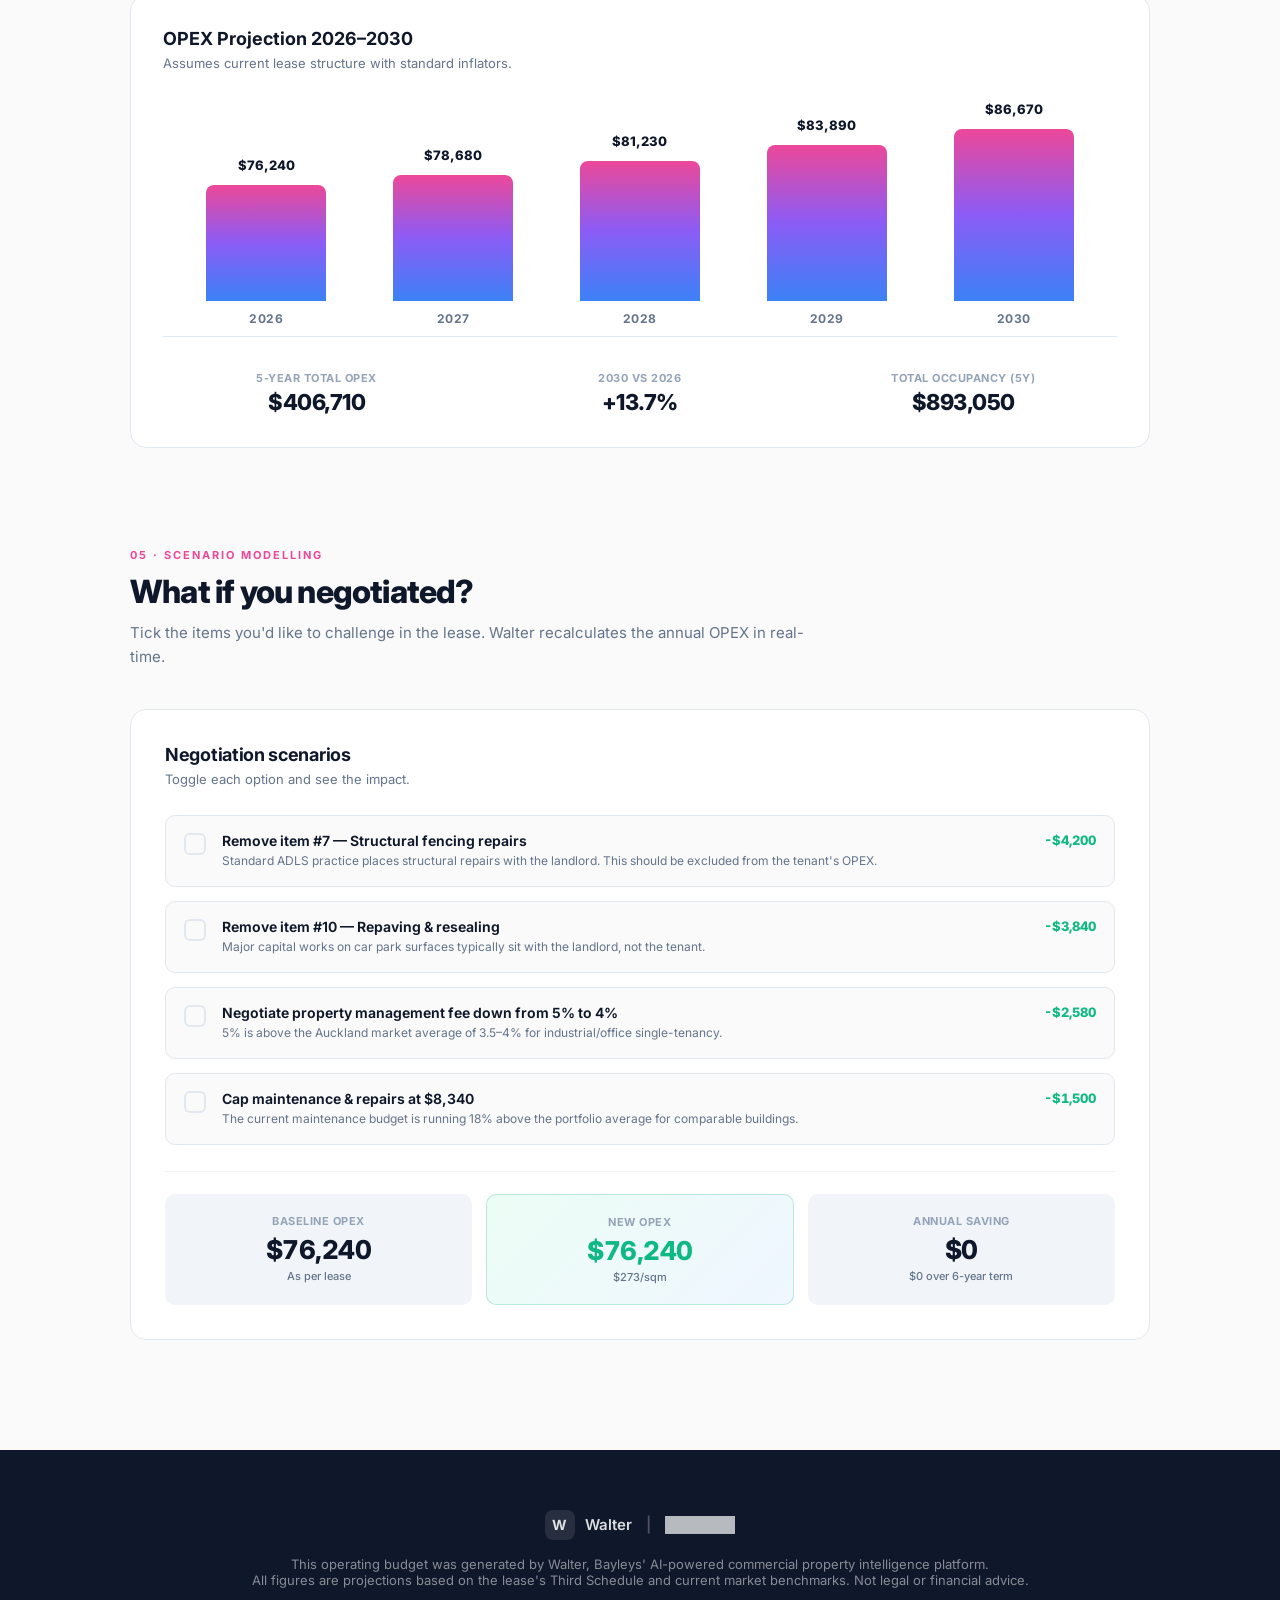
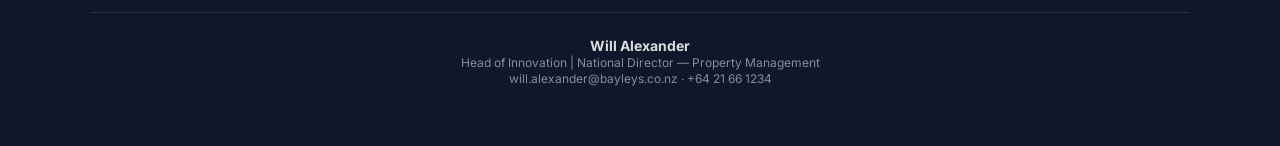
<file: opex-budget-report.html>
<!DOCTYPE html>
<html lang="en">
<head>
    <meta charset="UTF-8">
    <meta name="viewport" content="width=device-width, initial-scale=1.0">
    <title>Operating Budget 2026 — 15 Osterley Way, Manukau | Bayleys</title>
    <style>
        @import url('https://fonts.googleapis.com/css2?family=Inter:wght@300;400;450;500;600;700;800;900&display=swap');
        *, *::before, *::after { box-sizing: border-box; margin: 0; padding: 0; }
        :root {
            --bg: #fafafa; --white: #ffffff; --dark: #0f172a; --dark2: #1e293b;
            --text: #334155; --text2: #64748b; --text3: #94a3b8;
            --accent: #1a1a2e; --blue: #3b82f6; --green: #10b981; --orange: #f59e0b;
            --purple: #8b5cf6; --red: #ef4444; --pink: #ec4899;
            --border: #e2e8f0; --border2: #f1f5f9;
            --radius: 16px; --radius-sm: 10px;
        }
        html { font-size: 15px; scroll-behavior: smooth; }
        body { font-family: 'Inter', -apple-system, sans-serif; background: var(--bg); color: var(--text); -webkit-font-smoothing: antialiased; }

        /* ===== HERO ===== */
        .report-hero {
            background: linear-gradient(135deg, #0f172a 0%, #1e3a5f 40%, #3b2d5c 100%);
            color: white;
            padding: 90px 0 70px;
            position: relative;
            overflow: hidden;
        }
        .report-hero::before {
            content: '';
            position: absolute;
            top: -40%; right: -10%;
            width: 700px; height: 700px;
            background: radial-gradient(circle, rgba(236,72,153,0.18) 0%, transparent 70%);
            border-radius: 50%;
        }
        .report-hero::after {
            content: '';
            position: absolute;
            bottom: -40%; left: -10%;
            width: 500px; height: 500px;
            background: radial-gradient(circle, rgba(139,92,246,0.15) 0%, transparent 70%);
            border-radius: 50%;
        }
        .hero-inner { max-width: 1100px; margin: 0 auto; padding: 0 40px; position: relative; z-index: 1; }
        .hero-brand { display: flex; align-items: center; gap: 10px; margin-bottom: 44px; opacity: 0.7; font-size: 13px; letter-spacing: 1px; text-transform: uppercase; }
        .hero-brand-icon { width: 30px; height: 30px; background: rgba(255,255,255,0.15); border-radius: 8px; display: flex; align-items: center; justify-content: center; font-weight: 700; font-size: 14px; }
        .hero-label { font-size: 12px; font-weight: 600; letter-spacing: 2px; text-transform: uppercase; color: rgba(255,255,255,0.55); margin-bottom: 14px; }
        .hero-title { font-size: 48px; font-weight: 800; letter-spacing: -1.5px; line-height: 1.05; margin-bottom: 16px; max-width: 760px; }
        .hero-title span {
            background: linear-gradient(90deg, #60a5fa, #a78bfa, #f472b6);
            -webkit-background-clip: text;
            -webkit-text-fill-color: transparent;
            background-clip: text;
        }
        .hero-subtitle { font-size: 17px; color: rgba(255,255,255,0.7); font-weight: 400; max-width: 620px; line-height: 1.6; }
        .hero-stats { display: flex; gap: 48px; margin-top: 42px; flex-wrap: wrap; }
        .hero-stat { display: flex; flex-direction: column; }
        .hero-stat span { font-size: 11px; color: rgba(255,255,255,0.45); text-transform: uppercase; letter-spacing: 0.8px; margin-bottom: 6px; font-weight: 600; }
        .hero-stat strong {
            font-size: 34px;
            font-weight: 800;
            letter-spacing: -1px;
            line-height: 1;
            background: linear-gradient(135deg, #60a5fa, #a78bfa);
            -webkit-background-clip: text;
            -webkit-text-fill-color: transparent;
            background-clip: text;
        }
        .hero-stat small { font-size: 12px; color: rgba(255,255,255,0.5); margin-top: 6px; font-weight: 500; }

        /* ===== NAV ===== */
        .report-nav {
            position: sticky;
            top: 0;
            background: rgba(255,255,255,0.96);
            backdrop-filter: blur(14px);
            border-bottom: 1px solid var(--border);
            z-index: 100;
        }
        .nav-inner { max-width: 1100px; margin: 0 auto; padding: 0 40px; display: flex; align-items: center; gap: 28px; overflow-x: auto; }
        .nav-link {
            padding: 16px 0;
            font-size: 13px;
            font-weight: 500;
            color: var(--text2);
            text-decoration: none;
            border-bottom: 2px solid transparent;
            transition: all 0.2s;
            white-space: nowrap;
        }
        .nav-link:hover, .nav-link.active { color: var(--accent); border-bottom-color: var(--accent); }
        .nav-cta {
            margin-left: auto;
            padding: 9px 22px;
            background: linear-gradient(135deg, #3b82f6, #8b5cf6);
            color: white;
            border: none;
            border-radius: 10px;
            font-size: 13px;
            font-weight: 600;
            cursor: pointer;
            text-decoration: none;
            transition: all 0.2s;
            white-space: nowrap;
        }
        .nav-cta:hover { transform: translateY(-1px); box-shadow: 0 8px 20px rgba(139,92,246,0.3); }

        /* ===== SECTIONS ===== */
        .section { max-width: 1100px; margin: 0 auto; padding: 70px 40px 30px; }
        .section-label { font-size: 11px; font-weight: 700; letter-spacing: 2px; text-transform: uppercase; color: var(--pink); margin-bottom: 10px; }
        .section-title { font-size: 32px; font-weight: 800; letter-spacing: -0.8px; margin-bottom: 10px; color: var(--dark); }
        .section-desc { font-size: 15px; color: var(--text2); max-width: 680px; line-height: 1.6; margin-bottom: 40px; }

        /* ===== KPI DASHBOARD ===== */
        .kpi-grid {
            display: grid;
            grid-template-columns: repeat(4, 1fr);
            gap: 16px;
        }
        .kpi-card {
            background: var(--white);
            border: 1px solid var(--border);
            border-radius: var(--radius-sm);
            padding: 26px 24px;
            position: relative;
            overflow: hidden;
            transition: all 0.2s;
        }
        .kpi-card:hover {
            transform: translateY(-3px);
            box-shadow: 0 12px 32px rgba(0,0,0,0.08);
        }
        .kpi-card.primary {
            background: linear-gradient(135deg, #0f172a, #1e3a5f);
            border-color: #1e3a5f;
            color: white;
        }
        .kpi-card.primary::before {
            content: '';
            position: absolute;
            top: -50%; right: -20%;
            width: 200px; height: 200px;
            background: radial-gradient(circle, rgba(236,72,153,0.2), transparent 70%);
            border-radius: 50%;
        }
        .kpi-label {
            display: block;
            font-size: 11px;
            color: var(--text3);
            text-transform: uppercase;
            letter-spacing: 0.6px;
            font-weight: 700;
            margin-bottom: 10px;
            position: relative;
        }
        .kpi-card.primary .kpi-label { color: rgba(255,255,255,0.55); }
        .kpi-value {
            display: block;
            font-size: 32px;
            font-weight: 800;
            letter-spacing: -1px;
            color: var(--dark);
            line-height: 1;
            position: relative;
        }
        .kpi-card.primary .kpi-value {
            background: linear-gradient(135deg, #60a5fa, #f472b6);
            -webkit-background-clip: text;
            -webkit-text-fill-color: transparent;
            background-clip: text;
        }
        .kpi-sub {
            display: block;
            font-size: 12px;
            color: var(--text2);
            margin-top: 8px;
            font-weight: 500;
            position: relative;
        }
        .kpi-card.primary .kpi-sub { color: rgba(255,255,255,0.55); }

        /* ===== DONUT + LINE ITEMS ===== */
        .breakdown-grid {
            display: grid;
            grid-template-columns: 380px 1fr;
            gap: 24px;
        }
        .donut-card {
            background: var(--white);
            border: 1px solid var(--border);
            border-radius: var(--radius);
            padding: 32px;
            text-align: center;
        }
        .donut-card h3 {
            font-size: 16px;
            font-weight: 700;
            margin-bottom: 24px;
            color: var(--dark);
            text-align: left;
        }
        .donut-wrap {
            position: relative;
            width: 220px;
            height: 220px;
            margin: 0 auto 20px;
        }
        .donut-wrap svg { transform: rotate(-90deg); width: 100%; height: 100%; }
        .donut-bg { fill: none; stroke: var(--border2); stroke-width: 24; }
        .donut-seg { fill: none; stroke-width: 24; transition: stroke-dashoffset 1.2s ease; }
        .donut-center {
            position: absolute;
            inset: 0;
            display: flex;
            flex-direction: column;
            align-items: center;
            justify-content: center;
            gap: 2px;
        }
        .donut-center .c-value { font-size: 28px; font-weight: 800; letter-spacing: -0.8px; color: var(--dark); }
        .donut-center .c-label { font-size: 11px; color: var(--text3); text-transform: uppercase; letter-spacing: 0.5px; font-weight: 600; }
        .donut-legend {
            display: flex;
            flex-direction: column;
            gap: 10px;
            text-align: left;
            padding-top: 14px;
            border-top: 1px solid var(--border2);
        }
        .donut-legend-item {
            display: flex;
            align-items: center;
            gap: 10px;
            font-size: 12px;
            color: var(--text2);
        }
        .donut-dot { width: 10px; height: 10px; border-radius: 3px; flex-shrink: 0; }
        .donut-legend-item span.val { margin-left: auto; font-weight: 700; color: var(--dark); }

        /* Line items list */
        .lines-card {
            background: var(--white);
            border: 1px solid var(--border);
            border-radius: var(--radius);
            padding: 32px;
        }
        .lines-card h3 {
            font-size: 16px;
            font-weight: 700;
            margin-bottom: 6px;
            color: var(--dark);
        }
        .lines-card p.sub { font-size: 13px; color: var(--text2); margin-bottom: 20px; }
        .line-item {
            display: grid;
            grid-template-columns: 28px 1fr 100px;
            align-items: center;
            gap: 14px;
            padding: 12px 0;
            border-bottom: 1px solid var(--border2);
            transition: all 0.15s;
        }
        .line-item:hover { background: rgba(59,130,246,0.02); padding-left: 8px; padding-right: 8px; border-radius: 8px; margin: 0 -8px; }
        .line-item:last-child { border-bottom: none; }
        .line-num {
            font-size: 10px;
            font-weight: 700;
            color: var(--text3);
            font-variant-numeric: tabular-nums;
        }
        .line-body { min-width: 0; }
        .line-name {
            font-size: 13px;
            font-weight: 600;
            color: var(--dark);
            margin-bottom: 3px;
        }
        .line-meta {
            font-size: 11px;
            color: var(--text3);
            display: flex;
            gap: 12px;
        }
        .line-meta .tag {
            font-size: 9.5px;
            font-weight: 700;
            padding: 2px 7px;
            border-radius: 3px;
            text-transform: uppercase;
            letter-spacing: 0.4px;
        }
        .line-meta .tag.ok { background: rgba(16,185,129,0.1); color: #047857; }
        .line-meta .tag.high { background: rgba(245,158,11,0.12); color: #b45309; }
        .line-meta .tag.alert { background: rgba(239,68,68,0.1); color: #b91c1c; }
        .line-value {
            text-align: right;
            font-size: 14px;
            font-weight: 800;
            color: var(--dark);
            font-variant-numeric: tabular-nums;
            letter-spacing: -0.3px;
        }
        .line-item.flagged { background: rgba(245,158,11,0.04); }

        /* ===== SAVINGS CALLOUT ===== */
        .savings-card {
            background: linear-gradient(135deg, #ecfdf5 0%, #eff6ff 100%);
            border: 1px solid rgba(16,185,129,0.25);
            border-radius: var(--radius);
            padding: 32px 36px;
            display: flex;
            align-items: center;
            gap: 28px;
            margin-top: 24px;
        }
        .savings-icon {
            width: 60px; height: 60px;
            border-radius: 16px;
            background: linear-gradient(135deg, #10b981, #3b82f6);
            color: white;
            display: flex;
            align-items: center;
            justify-content: center;
            flex-shrink: 0;
            font-size: 28px;
            font-weight: 800;
        }
        .savings-body { flex: 1; }
        .savings-label {
            font-size: 11px;
            font-weight: 700;
            text-transform: uppercase;
            letter-spacing: 1px;
            color: var(--green);
            margin-bottom: 4px;
        }
        .savings-amount {
            font-size: 32px;
            font-weight: 800;
            color: var(--dark);
            letter-spacing: -0.8px;
            line-height: 1;
            margin-bottom: 10px;
        }
        .savings-body p { font-size: 13.5px; color: var(--text2); line-height: 1.6; }
        .savings-body p strong { color: var(--dark); font-weight: 700; }

        /* ===== MONTHLY CHART ===== */
        .chart-card {
            background: var(--white);
            border: 1px solid var(--border);
            border-radius: var(--radius);
            padding: 32px;
        }
        .chart-card h3 { font-size: 18px; font-weight: 700; margin-bottom: 6px; color: var(--dark); }
        .chart-card p.sub { font-size: 13px; color: var(--text2); margin-bottom: 26px; }
        .monthly-chart {
            display: flex;
            align-items: flex-end;
            gap: 10px;
            height: 220px;
            padding: 30px 10px 0;
            border-bottom: 1px solid var(--border);
        }
        .month-bar-group {
            flex: 1;
            display: flex;
            flex-direction: column;
            align-items: center;
            height: 100%;
            justify-content: flex-end;
            gap: 8px;
            position: relative;
        }
        .month-bar {
            width: 70%;
            background: linear-gradient(180deg, #3b82f6, #1d4ed8);
            border-radius: 6px 6px 0 0;
            transition: all 0.3s;
            cursor: pointer;
            position: relative;
            min-height: 8px;
        }
        .month-bar:hover {
            filter: brightness(1.15);
            transform: scaleY(1.03);
            transform-origin: bottom;
        }
        .month-bar::after {
            content: attr(data-value);
            position: absolute;
            top: -24px;
            left: 50%;
            transform: translateX(-50%);
            font-size: 10px;
            font-weight: 700;
            color: var(--dark);
            white-space: nowrap;
            opacity: 0;
            transition: opacity 0.2s;
        }
        .month-bar:hover::after { opacity: 1; }
        .month-label {
            font-size: 10px;
            color: var(--text3);
            font-weight: 600;
            text-transform: uppercase;
            letter-spacing: 0.4px;
        }

        /* ===== 5Y PROJECTION ===== */
        .proj-card {
            background: var(--white);
            border: 1px solid var(--border);
            border-radius: var(--radius);
            padding: 32px;
            margin-top: 20px;
        }
        .proj-card h3 { font-size: 18px; font-weight: 700; margin-bottom: 6px; color: var(--dark); }
        .proj-card p.sub { font-size: 13px; color: var(--text2); margin-bottom: 26px; }
        .proj-chart {
            display: flex;
            align-items: flex-end;
            gap: 20px;
            height: 240px;
            padding: 30px 20px 10px;
            border-bottom: 1px solid var(--border);
            margin-bottom: 18px;
        }
        .proj-bar-group {
            flex: 1;
            display: flex;
            flex-direction: column;
            align-items: center;
            height: 100%;
            justify-content: flex-end;
            gap: 10px;
        }
        .proj-bar {
            width: 72%;
            background: linear-gradient(180deg, #ec4899, #8b5cf6, #3b82f6);
            border-radius: 8px 8px 0 0;
            position: relative;
            cursor: pointer;
            min-height: 14px;
            transition: filter 0.2s;
        }
        .proj-bar:hover { filter: brightness(1.15); }
        .proj-bar::after {
            content: attr(data-value);
            position: absolute;
            top: -28px;
            left: 50%;
            transform: translateX(-50%);
            font-size: 13px;
            font-weight: 800;
            color: var(--dark);
            white-space: nowrap;
        }
        .proj-bar-label { font-size: 12px; color: var(--text2); font-weight: 700; text-transform: uppercase; letter-spacing: 0.5px; }
        .proj-summary {
            display: grid;
            grid-template-columns: repeat(3, 1fr);
            gap: 16px;
            padding-top: 16px;
        }
        .proj-sum-item { text-align: center; }
        .proj-sum-item span { display: block; font-size: 11px; text-transform: uppercase; letter-spacing: 0.5px; color: var(--text3); font-weight: 700; margin-bottom: 4px; }
        .proj-sum-item strong { display: block; font-size: 22px; color: var(--dark); font-weight: 800; letter-spacing: -0.5px; }

        /* ===== SCENARIO CALCULATOR ===== */
        .scenario-card {
            background: var(--white);
            border: 1px solid var(--border);
            border-radius: var(--radius);
            padding: 34px;
        }
        .scenario-card h3 { font-size: 18px; font-weight: 700; margin-bottom: 6px; color: var(--dark); letter-spacing: -0.3px; }
        .scenario-card > p.sub { font-size: 13px; color: var(--text2); margin-bottom: 28px; }
        .scenario-toggles {
            display: flex;
            flex-direction: column;
            gap: 14px;
            margin-bottom: 26px;
        }
        .toggle-row {
            display: flex;
            align-items: flex-start;
            gap: 16px;
            padding: 16px 18px;
            background: var(--bg);
            border: 1px solid var(--border);
            border-radius: var(--radius-sm);
            cursor: pointer;
            transition: all 0.15s;
        }
        .toggle-row:hover { border-color: var(--blue); }
        .toggle-row.on { background: #eff6ff; border-color: var(--blue); }
        .toggle-row input[type="checkbox"] {
            appearance: none;
            -webkit-appearance: none;
            width: 22px; height: 22px;
            border: 2px solid var(--border);
            border-radius: 6px;
            cursor: pointer;
            position: relative;
            flex-shrink: 0;
            transition: all 0.2s;
            margin-top: 1px;
        }
        .toggle-row input[type="checkbox"]:checked {
            background: var(--blue);
            border-color: var(--blue);
        }
        .toggle-row input[type="checkbox"]:checked::after {
            content: '';
            position: absolute;
            left: 6px; top: 2px;
            width: 6px; height: 11px;
            border: solid white;
            border-width: 0 2.5px 2.5px 0;
            transform: rotate(45deg);
        }
        .toggle-body { flex: 1; }
        .toggle-title { font-size: 14px; font-weight: 650; color: var(--dark); margin-bottom: 3px; }
        .toggle-desc { font-size: 12px; color: var(--text2); line-height: 1.5; }
        .toggle-impact {
            font-size: 13px;
            font-weight: 800;
            color: var(--green);
            flex-shrink: 0;
            font-variant-numeric: tabular-nums;
        }

        .scenario-result {
            display: grid;
            grid-template-columns: repeat(3, 1fr);
            gap: 14px;
            padding-top: 22px;
            border-top: 1px solid var(--border2);
        }
        .scenario-result-item {
            text-align: center;
            padding: 20px 16px;
            background: var(--border2);
            border-radius: var(--radius-sm);
        }
        .scenario-result-item.best {
            background: linear-gradient(135deg, #ecfdf5, #eff6ff);
            border: 1px solid rgba(16,185,129,0.25);
        }
        .scenario-result-item span { display: block; font-size: 11px; text-transform: uppercase; letter-spacing: 0.5px; color: var(--text3); font-weight: 700; }
        .scenario-result-item strong { font-size: 26px; font-weight: 800; display: block; margin-top: 6px; color: var(--dark); letter-spacing: -0.5px; font-variant-numeric: tabular-nums; }
        .scenario-result-item.best strong { color: var(--green); }
        .scenario-result-item small { font-size: 11px; color: var(--text2); margin-top: 4px; display: block; font-weight: 500; }

        /* ===== FOOTER ===== */
        .report-footer {
            background: var(--dark);
            color: rgba(255,255,255,0.5);
            padding: 60px 40px;
            text-align: center;
            font-size: 13px;
            margin-top: 80px;
        }
        .footer-inner { max-width: 1100px; margin: 0 auto; }
        .footer-brand { display: flex; align-items: center; justify-content: center; gap: 10px; margin-bottom: 16px; color: rgba(255,255,255,0.85); font-weight: 600; font-size: 15px; }
        .footer-brand .hero-brand-icon { background: rgba(255,255,255,0.1); }
        .footer-agent { margin-top: 24px; padding-top: 24px; border-top: 1px solid rgba(255,255,255,0.1); }
        .footer-agent strong { color: rgba(255,255,255,0.85); display: block; font-size: 14px; }
        .footer-agent span { font-size: 12px; }

        /* Responsive */
        @media (max-width: 960px) {
            .hero-title { font-size: 34px; }
            .kpi-grid { grid-template-columns: repeat(2, 1fr); }
            .breakdown-grid { grid-template-columns: 1fr; }
            .proj-summary { grid-template-columns: 1fr; }
            .scenario-result { grid-template-columns: 1fr; }
            .savings-card { flex-direction: column; align-items: flex-start; }
        }
    </style>
</head>
<body>

    <!-- ========== HERO ========== -->
    <section class="report-hero">
        <div class="hero-inner">
            <div class="hero-brand">
                <div class="hero-brand-icon">W</div>
                <span>Walter</span>
                <span style="opacity:0.3;margin:0 4px;">|</span>
                <img src="bayleys-logo.png" alt="Bayleys" style="height:20px;opacity:0.85;filter:brightness(0) invert(1);">
            </div>
            <div class="hero-label">Operating Budget 2026</div>
            <h1 class="hero-title">15 Osterley Way,<br>Manukau <span>— Budget</span></h1>
            <p class="hero-subtitle">A 12-month operating budget built automatically from your lease's Third Schedule — every line item mapped, benchmarked, and projected out five years.</p>
            <div class="hero-stats">
                <div class="hero-stat">
                    <span>Annual OPEX</span>
                    <strong>$76,240</strong>
                    <small>13 line items · + GST</small>
                </div>
                <div class="hero-stat">
                    <span>Per sqm</span>
                    <strong>$273.56</strong>
                    <small>278.82 sqm</small>
                </div>
                <div class="hero-stat">
                    <span>Potential saving</span>
                    <strong>$8,040</strong>
                    <small>Worth negotiating</small>
                </div>
            </div>
        </div>
    </section>

    <!-- ========== NAV ========== -->
    <nav class="report-nav">
        <div class="nav-inner">
            <a href="#summary" class="nav-link active">Summary</a>
            <a href="#breakdown" class="nav-link">Breakdown</a>
            <a href="#monthly" class="nav-link">Monthly view</a>
            <a href="#projection" class="nav-link">5-year projection</a>
            <a href="#scenarios" class="nav-link">Scenarios</a>
            <a href="#" class="nav-cta">Discuss with Will →</a>
        </div>
    </nav>

    <!-- ========== SUMMARY / KPI ========== -->
    <section class="section" id="summary">
        <div class="section-label">01 · Headline Numbers</div>
        <h2 class="section-title">At a glance</h2>
        <p class="section-desc">The four numbers that matter most for the property's operating position this year.</p>

        <div class="kpi-grid">
            <div class="kpi-card">
                <span class="kpi-label">Annual OPEX</span>
                <span class="kpi-value">$76,240</span>
                <span class="kpi-sub">+ GST · 13 categories</span>
            </div>
            <div class="kpi-card">
                <span class="kpi-label">Per sqm</span>
                <span class="kpi-value">$273.56</span>
                <span class="kpi-sub">278.82 sqm tenancy</span>
            </div>
            <div class="kpi-card">
                <span class="kpi-label">Tenant share</span>
                <span class="kpi-value">100%</span>
                <span class="kpi-sub">Single tenancy</span>
            </div>
            <div class="kpi-card primary">
                <span class="kpi-label">Total occupancy</span>
                <span class="kpi-value">$166,458</span>
                <span class="kpi-sub">Rent + OPEX per year</span>
            </div>
        </div>
    </section>

    <!-- ========== BREAKDOWN ========== -->
    <section class="section" id="breakdown">
        <div class="section-label">02 · Line Item Breakdown</div>
        <h2 class="section-title">Where the money goes</h2>
        <p class="section-desc">Each OPEX line item extracted from the lease's Third Schedule, mapped to a category and benchmarked against the portfolio average.</p>

        <div class="breakdown-grid">
            <!-- Donut chart -->
            <div class="donut-card">
                <h3>By category</h3>
                <div class="donut-wrap">
                    <svg viewBox="0 0 200 200">
                        <circle cx="100" cy="100" r="75" class="donut-bg"/>
                        <!-- segments: each stroke-dasharray based on % of 471.24 (2*pi*75) -->
                        <!-- Property mgmt 16.9% = 79.64 -->
                        <circle cx="100" cy="100" r="75" class="donut-seg" stroke="#3b82f6"
                            stroke-dasharray="79.64 471.24" stroke-dashoffset="0"/>
                        <!-- Rates 16.4% = 77.28 -->
                        <circle cx="100" cy="100" r="75" class="donut-seg" stroke="#8b5cf6"
                            stroke-dasharray="77.28 471.24" stroke-dashoffset="-79.64"/>
                        <!-- Maintenance 12.9% = 60.79 -->
                        <circle cx="100" cy="100" r="75" class="donut-seg" stroke="#ec4899"
                            stroke-dasharray="60.79 471.24" stroke-dashoffset="-156.92"/>
                        <!-- Insurance 10.8% = 50.89 -->
                        <circle cx="100" cy="100" r="75" class="donut-seg" stroke="#f59e0b"
                            stroke-dasharray="50.89 471.24" stroke-dashoffset="-217.71"/>
                        <!-- Cleaning 8.8% = 41.47 -->
                        <circle cx="100" cy="100" r="75" class="donut-seg" stroke="#10b981"
                            stroke-dasharray="41.47 471.24" stroke-dashoffset="-268.60"/>
                        <!-- HVAC 6.8% = 32.04 -->
                        <circle cx="100" cy="100" r="75" class="donut-seg" stroke="#06b6d4"
                            stroke-dasharray="32.04 471.24" stroke-dashoffset="-310.07"/>
                        <!-- Other 27.4% = 129.12 -->
                        <circle cx="100" cy="100" r="75" class="donut-seg" stroke="#94a3b8"
                            stroke-dasharray="129.12 471.24" stroke-dashoffset="-342.11"/>
                    </svg>
                    <div class="donut-center">
                        <span class="c-value">$76,240</span>
                        <span class="c-label">Total</span>
                    </div>
                </div>
                <div class="donut-legend">
                    <div class="donut-legend-item"><span class="donut-dot" style="background:#3b82f6"></span>Property management<span class="val">16.9%</span></div>
                    <div class="donut-legend-item"><span class="donut-dot" style="background:#8b5cf6"></span>Council rates<span class="val">16.4%</span></div>
                    <div class="donut-legend-item"><span class="donut-dot" style="background:#ec4899"></span>Maintenance & repairs<span class="val">12.9%</span></div>
                    <div class="donut-legend-item"><span class="donut-dot" style="background:#f59e0b"></span>Insurance<span class="val">10.8%</span></div>
                    <div class="donut-legend-item"><span class="donut-dot" style="background:#10b981"></span>Cleaning & waste<span class="val">8.8%</span></div>
                    <div class="donut-legend-item"><span class="donut-dot" style="background:#06b6d4"></span>HVAC<span class="val">6.8%</span></div>
                    <div class="donut-legend-item"><span class="donut-dot" style="background:#94a3b8"></span>Other (7 items)<span class="val">27.4%</span></div>
                </div>
            </div>

            <!-- Line items list -->
            <div class="lines-card">
                <h3>All 13 line items</h3>
                <p class="sub">Ordered by annual cost. Hover any line to see the benchmark.</p>

                <div class="line-item"><div class="line-num">13</div><div class="line-body"><div class="line-name">Property management fee (5%)</div><div class="line-meta">$/sqm $46.20 · <span class="tag high">Above avg</span></div></div><div class="line-value">$12,880</div></div>
                <div class="line-item"><div class="line-num">01</div><div class="line-body"><div class="line-name">Council rates</div><div class="line-meta">$/sqm $44.76 · <span class="tag ok">On market</span></div></div><div class="line-value">$12,480</div></div>
                <div class="line-item"><div class="line-num">06</div><div class="line-body"><div class="line-name">Building maintenance & repairs</div><div class="line-meta">$/sqm $35.29 · <span class="tag high">Above avg</span></div></div><div class="line-value">$9,840</div></div>
                <div class="line-item"><div class="line-num">02</div><div class="line-body"><div class="line-name">Insurance — building & public liability</div><div class="line-meta">$/sqm $29.41 · <span class="tag ok">On market</span></div></div><div class="line-value">$8,200</div></div>
                <div class="line-item"><div class="line-num">05</div><div class="line-body"><div class="line-name">Cleaning & waste</div><div class="line-meta">$/sqm $24.10 · <span class="tag ok">On market</span></div></div><div class="line-value">$6,720</div></div>
                <div class="line-item"><div class="line-num">08</div><div class="line-body"><div class="line-name">HVAC servicing & compliance</div><div class="line-meta">$/sqm $18.51 · <span class="tag ok">On market</span></div></div><div class="line-value">$5,160</div></div>
                <div class="line-item flagged"><div class="line-num">07</div><div class="line-body"><div class="line-name">Structural fencing repairs ⚠</div><div class="line-meta">$/sqm $15.06 · <span class="tag alert">Landlord liability</span></div></div><div class="line-value">$4,200</div></div>
                <div class="line-item flagged"><div class="line-num">10</div><div class="line-body"><div class="line-name">Repaving & resealing (car park) ⚠</div><div class="line-meta">$/sqm $13.77 · <span class="tag alert">Landlord liability</span></div></div><div class="line-value">$3,840</div></div>
                <div class="line-item"><div class="line-num">03</div><div class="line-body"><div class="line-name">Water & wastewater</div><div class="line-meta">$/sqm $13.05 · <span class="tag ok">On market</span></div></div><div class="line-value">$3,640</div></div>
                <div class="line-item"><div class="line-num">04</div><div class="line-body"><div class="line-name">Electricity (common areas)</div><div class="line-meta">$/sqm $10.54 · <span class="tag ok">On market</span></div></div><div class="line-value">$2,940</div></div>
                <div class="line-item"><div class="line-num">12</div><div class="line-body"><div class="line-name">Grounds & landscaping</div><div class="line-meta">$/sqm $9.47 · <span class="tag ok">On market</span></div></div><div class="line-value">$2,640</div></div>
                <div class="line-item"><div class="line-num">09</div><div class="line-body"><div class="line-name">Fire safety & compliance (BWOF)</div><div class="line-meta">$/sqm $8.54 · <span class="tag ok">On market</span></div></div><div class="line-value">$2,380</div></div>
                <div class="line-item"><div class="line-num">11</div><div class="line-body"><div class="line-name">Pest control</div><div class="line-meta">$/sqm $4.74 · <span class="tag ok">On market</span></div></div><div class="line-value">$1,320</div></div>
            </div>
        </div>

        <!-- Savings callout -->
        <div class="savings-card">
            <div class="savings-icon">$</div>
            <div class="savings-body">
                <div class="savings-label">Potential annual saving</div>
                <div class="savings-amount">$8,040</div>
                <p>Items <strong>#7 (structural fencing)</strong> and <strong>#10 (repaving/resealing)</strong> should sit with the landlord under standard ADLS practice. Removing them reduces the tenant's OPEX to <strong>$68,200</strong> ($244.70/sqm) — in line with the market average for this class. Worth raising.</p>
            </div>
        </div>
    </section>

    <!-- ========== MONTHLY VIEW ========== -->
    <section class="section" id="monthly">
        <div class="section-label">03 · Monthly Cash Flow</div>
        <h2 class="section-title">How it falls across the year</h2>
        <p class="section-desc">Not every OPEX line is billed evenly. Rates and insurance land quarterly, compliance spends in peaks. Here's the real monthly picture.</p>

        <div class="chart-card">
            <h3>Monthly OPEX — Year 1</h3>
            <p class="sub">Hover any bar to see the exact figure. Average $6,353 per month.</p>
            <div class="monthly-chart">
                <div class="month-bar-group"><div class="month-bar" style="height:78%" data-value="$7,320"></div><div class="month-label">Jan</div></div>
                <div class="month-bar-group"><div class="month-bar" style="height:65%" data-value="$5,480"></div><div class="month-label">Feb</div></div>
                <div class="month-bar-group"><div class="month-bar" style="height:60%" data-value="$5,120"></div><div class="month-label">Mar</div></div>
                <div class="month-bar-group"><div class="month-bar" style="height:82%" data-value="$7,840"></div><div class="month-label">Apr</div></div>
                <div class="month-bar-group"><div class="month-bar" style="height:68%" data-value="$5,620"></div><div class="month-label">May</div></div>
                <div class="month-bar-group"><div class="month-bar" style="height:62%" data-value="$5,240"></div><div class="month-label">Jun</div></div>
                <div class="month-bar-group"><div class="month-bar" style="height:88%" data-value="$8,240"></div><div class="month-label">Jul</div></div>
                <div class="month-bar-group"><div class="month-bar" style="height:64%" data-value="$5,380"></div><div class="month-label">Aug</div></div>
                <div class="month-bar-group"><div class="month-bar" style="height:60%" data-value="$5,120"></div><div class="month-label">Sep</div></div>
                <div class="month-bar-group"><div class="month-bar" style="height:84%" data-value="$7,960"></div><div class="month-label">Oct</div></div>
                <div class="month-bar-group"><div class="month-bar" style="height:66%" data-value="$5,540"></div><div class="month-label">Nov</div></div>
                <div class="month-bar-group"><div class="month-bar" style="height:80%" data-value="$7,380"></div><div class="month-label">Dec</div></div>
            </div>
        </div>
    </section>

    <!-- ========== 5-YEAR PROJECTION ========== -->
    <section class="section" id="projection">
        <div class="section-label">04 · 5-Year Projection</div>
        <h2 class="section-title">The 5-year picture</h2>
        <p class="section-desc">Walter projects each line item using CPI + category-specific inflators — insurance +4% p.a., rates +3% p.a., maintenance +3.5% p.a., everything else CPI at 2.5%.</p>

        <div class="proj-card">
            <h3>OPEX Projection 2026–2030</h3>
            <p class="sub">Assumes current lease structure with standard inflators.</p>
            <div class="proj-chart">
                <div class="proj-bar-group"><div class="proj-bar" style="height:58%" data-value="$76,240"></div><div class="proj-bar-label">2026</div></div>
                <div class="proj-bar-group"><div class="proj-bar" style="height:63%" data-value="$78,680"></div><div class="proj-bar-label">2027</div></div>
                <div class="proj-bar-group"><div class="proj-bar" style="height:70%" data-value="$81,230"></div><div class="proj-bar-label">2028</div></div>
                <div class="proj-bar-group"><div class="proj-bar" style="height:78%" data-value="$83,890"></div><div class="proj-bar-label">2029</div></div>
                <div class="proj-bar-group"><div class="proj-bar" style="height:86%" data-value="$86,670"></div><div class="proj-bar-label">2030</div></div>
            </div>
            <div class="proj-summary">
                <div class="proj-sum-item"><span>5-year total OPEX</span><strong>$406,710</strong></div>
                <div class="proj-sum-item"><span>2030 vs 2026</span><strong>+13.7%</strong></div>
                <div class="proj-sum-item"><span>Total occupancy (5y)</span><strong>$893,050</strong></div>
            </div>
        </div>
    </section>

    <!-- ========== SCENARIO CALCULATOR ========== -->
    <section class="section" id="scenarios">
        <div class="section-label">05 · Scenario Modelling</div>
        <h2 class="section-title">What if you negotiated?</h2>
        <p class="section-desc">Tick the items you'd like to challenge in the lease. Walter recalculates the annual OPEX in real-time.</p>

        <div class="scenario-card">
            <h3>Negotiation scenarios</h3>
            <p class="sub">Toggle each option and see the impact.</p>

            <div class="scenario-toggles">
                <label class="toggle-row" data-impact="4200">
                    <input type="checkbox" class="scenario-cb">
                    <div class="toggle-body">
                        <div class="toggle-title">Remove item #7 — Structural fencing repairs</div>
                        <div class="toggle-desc">Standard ADLS practice places structural repairs with the landlord. This should be excluded from the tenant's OPEX.</div>
                    </div>
                    <div class="toggle-impact">-$4,200</div>
                </label>
                <label class="toggle-row" data-impact="3840">
                    <input type="checkbox" class="scenario-cb">
                    <div class="toggle-body">
                        <div class="toggle-title">Remove item #10 — Repaving & resealing</div>
                        <div class="toggle-desc">Major capital works on car park surfaces typically sit with the landlord, not the tenant.</div>
                    </div>
                    <div class="toggle-impact">-$3,840</div>
                </label>
                <label class="toggle-row" data-impact="2580">
                    <input type="checkbox" class="scenario-cb">
                    <div class="toggle-body">
                        <div class="toggle-title">Negotiate property management fee down from 5% to 4%</div>
                        <div class="toggle-desc">5% is above the Auckland market average of 3.5–4% for industrial/office single-tenancy.</div>
                    </div>
                    <div class="toggle-impact">-$2,580</div>
                </label>
                <label class="toggle-row" data-impact="1500">
                    <input type="checkbox" class="scenario-cb">
                    <div class="toggle-body">
                        <div class="toggle-title">Cap maintenance & repairs at $8,340</div>
                        <div class="toggle-desc">The current maintenance budget is running 18% above the portfolio average for comparable buildings.</div>
                    </div>
                    <div class="toggle-impact">-$1,500</div>
                </label>
            </div>

            <div class="scenario-result">
                <div class="scenario-result-item">
                    <span>Baseline OPEX</span>
                    <strong>$76,240</strong>
                    <small>As per lease</small>
                </div>
                <div class="scenario-result-item best">
                    <span>New OPEX</span>
                    <strong id="newOpex">$76,240</strong>
                    <small id="newPerSqm">$273.56/sqm</small>
                </div>
                <div class="scenario-result-item">
                    <span>Annual saving</span>
                    <strong id="savingResult">$0</strong>
                    <small id="savingOverTerm">$0 over 6-year term</small>
                </div>
            </div>
        </div>
    </section>

    <!-- ========== FOOTER ========== -->
    <footer class="report-footer">
        <div class="footer-inner">
            <div class="footer-brand">
                <div class="hero-brand-icon">W</div>
                <span>Walter</span>
                <span style="opacity:0.3;margin:0 4px;">|</span>
                <img src="bayleys-logo.png" alt="Bayleys" style="height:18px;opacity:0.7;filter:brightness(0) invert(1);">
            </div>
            <p>This operating budget was generated by Walter, Bayleys' AI-powered commercial property intelligence platform.<br>All figures are projections based on the lease's Third Schedule and current market benchmarks. Not legal or financial advice.</p>
            <div class="footer-agent">
                <strong>Will Alexander</strong>
                <span>Head of Innovation | National Director — Property Management</span><br>
                <span>will.alexander@bayleys.co.nz · +64 21 66 1234</span>
            </div>
        </div>
    </footer>

    <script>
        // Nav active state on scroll
        const sections = document.querySelectorAll('.section');
        const navLinks = document.querySelectorAll('.nav-link');
        window.addEventListener('scroll', () => {
            let current = '';
            sections.forEach(section => {
                const top = section.offsetTop - 120;
                if (window.scrollY >= top) current = section.id;
            });
            navLinks.forEach(link => {
                link.classList.remove('active');
                if (link.getAttribute('href') === '#' + current) link.classList.add('active');
            });
        });

        // Scenario calculator
        const BASE_OPEX = 76240;
        const AREA = 278.82;
        const TERM_YEARS = 6;
        const newOpexEl = document.getElementById('newOpex');
        const newPerSqmEl = document.getElementById('newPerSqm');
        const savingEl = document.getElementById('savingResult');
        const savingOverTermEl = document.getElementById('savingOverTerm');

        function fmt(n) { return '$' + Math.round(n).toLocaleString(); }

        function recalc() {
            let saving = 0;
            document.querySelectorAll('.toggle-row').forEach(row => {
                const cb = row.querySelector('input[type="checkbox"]');
                row.classList.toggle('on', cb.checked);
                if (cb.checked) saving += parseInt(row.dataset.impact, 10);
            });
            const newOpex = BASE_OPEX - saving;
            newOpexEl.textContent = fmt(newOpex);
            newPerSqmEl.textContent = fmt(newOpex / AREA).replace('$','$') + '/sqm';
            savingEl.textContent = fmt(saving);
            savingOverTermEl.textContent = fmt(saving * TERM_YEARS) + ' over ' + TERM_YEARS + '-year term';
        }

        document.querySelectorAll('.scenario-cb').forEach(cb => {
            cb.addEventListener('change', recalc);
        });
        recalc();
    </script>
</body>
</html>
</file>
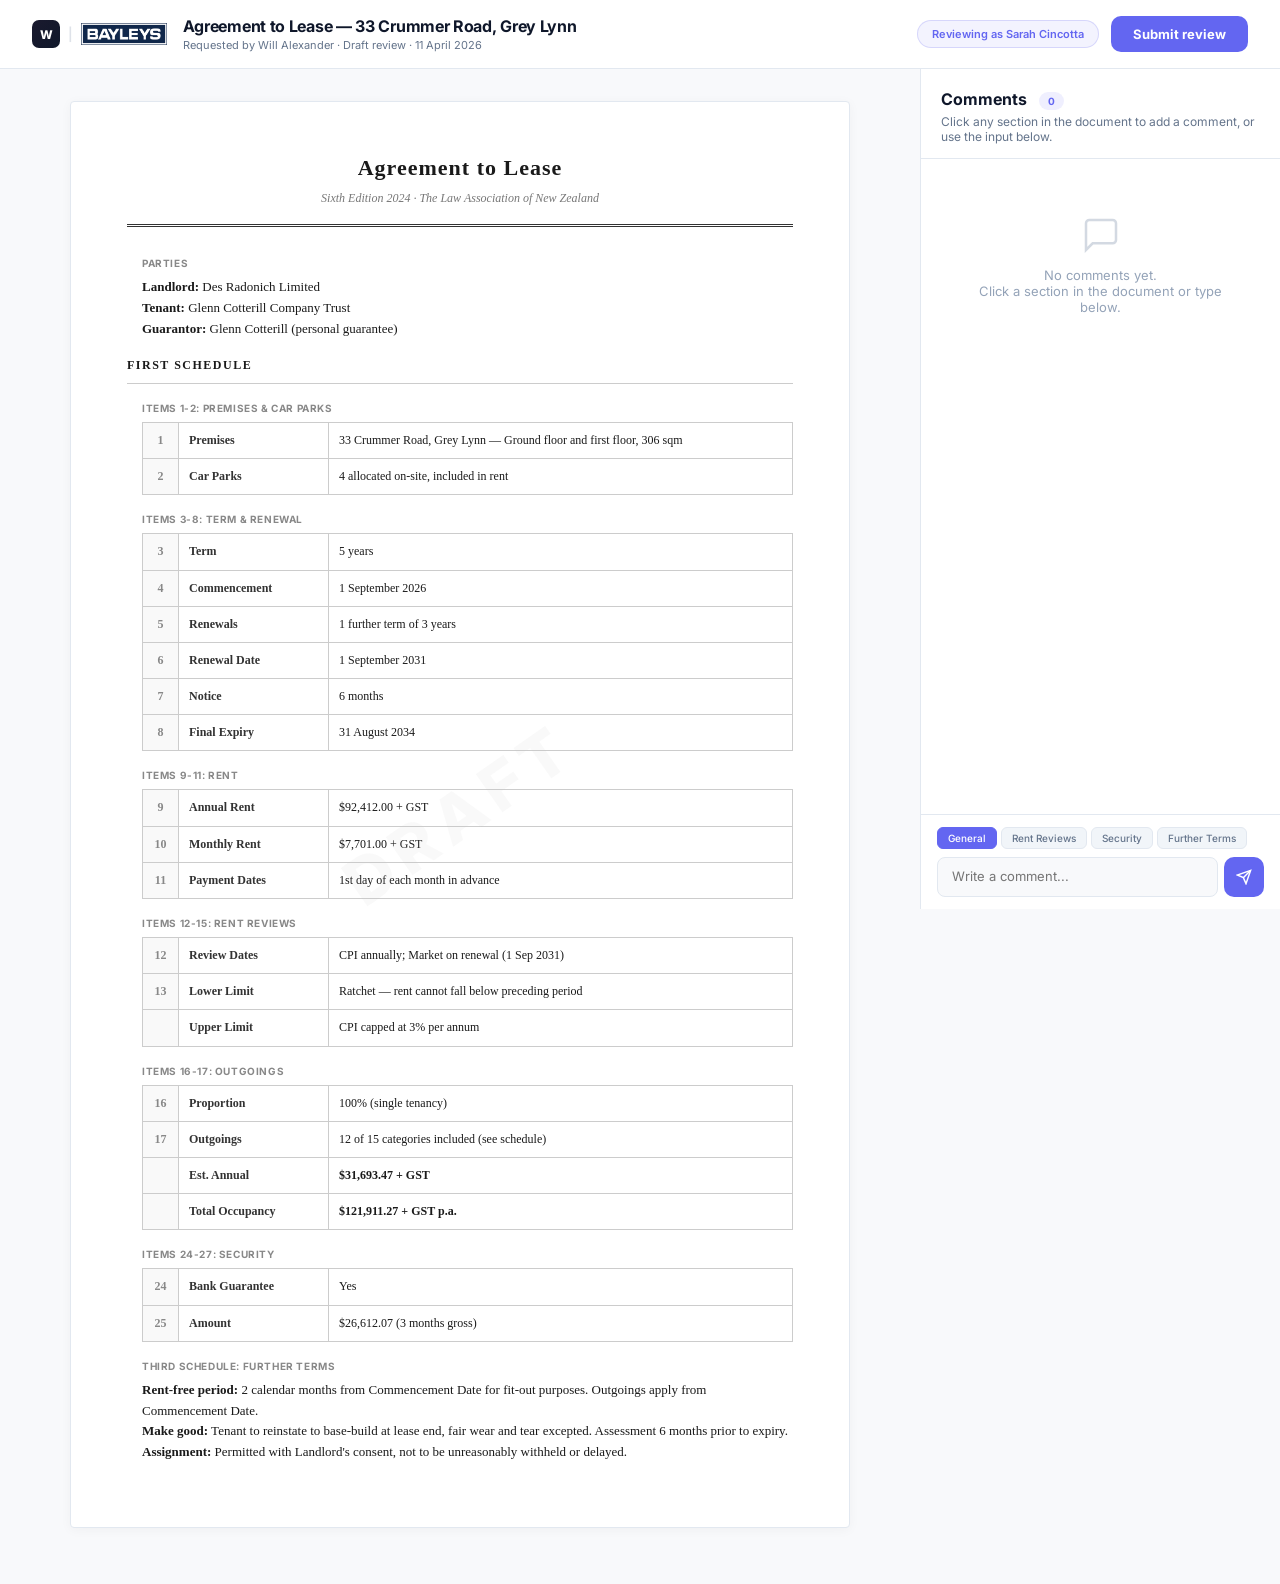
<file: peer-review.html>
<!DOCTYPE html>
<html lang="en">
<head>
    <meta charset="UTF-8">
    <meta name="viewport" content="width=device-width, initial-scale=1.0">
    <title>Peer Review — Agreement to Lease · 33 Crummer Road | Walter</title>
    <style>
        @import url('https://fonts.googleapis.com/css2?family=Inter:wght@300;400;450;500;600;700;800&display=swap');
        *, *::before, *::after { box-sizing: border-box; margin: 0; padding: 0; }
        :root {
            --bg: #f8f9fb; --white: #ffffff; --dark: #0f172a;
            --text: #334155; --text2: #64748b; --text3: #94a3b8;
            --blue: #3b82f6; --green: #10b981; --purple: #6366f1;
            --border: #e2e8f0; --border2: #f1f5f9;
            --radius: 14px;
        }
        html { font-size: 15px; scroll-behavior: smooth; }
        body { font-family: 'Inter', -apple-system, sans-serif; background: var(--bg); color: var(--text); -webkit-font-smoothing: antialiased; }

        /* Header */
        .pr-header {
            background: var(--white);
            border-bottom: 1px solid var(--border);
            padding: 16px 32px;
            display: flex;
            align-items: center;
            justify-content: space-between;
            gap: 20px;
            position: sticky;
            top: 0;
            z-index: 100;
        }
        .pr-header-left { display: flex; align-items: center; gap: 16px; }
        .pr-header-logo {
            display: flex;
            align-items: center;
            gap: 8px;
            font-size: 13px;
            font-weight: 600;
            color: var(--text3);
        }
        .pr-header-logo img { height: 22px; }
        .pr-header-logo span { opacity: 0.3; }
        .pr-walter-mark {
            width: 28px;
            height: 28px;
            border-radius: 7px;
            background: linear-gradient(135deg, #1a1a2e, #0f172a);
            display: flex;
            align-items: center;
            justify-content: center;
            color: white;
            font-weight: 800;
            font-size: 12px;
        }
        .pr-header-info h2 { font-size: 16px; font-weight: 700; color: var(--dark); letter-spacing: -0.3px; }
        .pr-header-info p { font-size: 11px; color: var(--text2); margin-top: 2px; }
        .pr-header-right { display: flex; align-items: center; gap: 12px; }
        .pr-reviewer-badge {
            display: inline-flex;
            align-items: center;
            gap: 6px;
            padding: 6px 14px;
            background: rgba(99,102,241,0.08);
            border: 1px solid rgba(99,102,241,0.2);
            border-radius: 999px;
            font-size: 11px;
            font-weight: 600;
            color: var(--purple);
        }
        .pr-submit-btn {
            padding: 10px 22px;
            background: var(--purple);
            color: white;
            border: 0;
            border-radius: 10px;
            font-size: 13px;
            font-weight: 700;
            cursor: pointer;
            font-family: inherit;
            transition: all 0.15s;
        }
        .pr-submit-btn:hover { transform: translateY(-1px); box-shadow: 0 6px 20px rgba(99,102,241,0.3); }

        /* Layout */
        .pr-layout {
            display: grid;
            grid-template-columns: 1fr 360px;
            max-width: 1400px;
            margin: 0 auto;
            min-height: calc(100vh - 60px);
        }

        /* Document pane */
        .pr-doc-pane {
            padding: 32px;
            overflow-y: auto;
        }
        .pr-doc-page {
            background: var(--white);
            border: 1px solid var(--border);
            border-radius: 4px;
            box-shadow: 0 2px 12px rgba(0,0,0,0.04);
            padding: 48px 56px;
            max-width: 780px;
            margin: 0 auto 24px;
            font-family: 'Times New Roman', 'Georgia', serif;
            font-size: 13px;
            line-height: 1.6;
            color: #1a1a1a;
            position: relative;
        }
        .pr-doc-page h3 {
            font-size: 12px;
            font-weight: 700;
            text-transform: uppercase;
            letter-spacing: 1.5px;
            margin: 0 0 16px;
            padding-bottom: 8px;
            border-bottom: 1px solid #ccc;
        }
        .pr-doc-page table {
            width: 100%;
            border-collapse: collapse;
        }
        .pr-doc-page td {
            padding: 8px 10px;
            border: 1px solid #ccc;
            vertical-align: top;
            font-size: 12px;
        }
        .pr-doc-page td:first-child { width: 36px; font-weight: 700; text-align: center; color: #888; background: #f9f9f9; }
        .pr-doc-page td:nth-child(2) { width: 150px; font-weight: 600; color: #333; }
        .pr-doc-header { text-align: center; margin-bottom: 28px; padding-bottom: 16px; border-bottom: 3px double #333; }
        .pr-doc-header h2 { font-size: 22px; font-weight: 700; letter-spacing: 1px; }
        .pr-doc-header p { font-size: 12px; color: #777; margin-top: 4px; font-style: italic; }
        .pr-draft-mark {
            position: absolute;
            top: 50%; left: 50%;
            transform: translate(-50%, -50%) rotate(-35deg);
            font-size: 64px;
            font-weight: 800;
            color: rgba(200,200,200,0.1);
            letter-spacing: 10px;
            font-family: 'Inter', sans-serif;
            pointer-events: none;
        }

        /* Commentable sections — highlight on hover */
        .pr-section {
            position: relative;
            border-left: 3px solid transparent;
            padding-left: 12px;
            margin: 16px 0;
            transition: all 0.15s;
            cursor: pointer;
        }
        .pr-section:hover {
            border-left-color: var(--purple);
            background: rgba(99,102,241,0.02);
        }
        .pr-section:hover::after {
            content: '+ Add comment';
            position: absolute;
            right: -8px;
            top: 4px;
            font-size: 10px;
            font-weight: 600;
            color: var(--purple);
            padding: 3px 8px;
            background: rgba(99,102,241,0.08);
            border-radius: 4px;
            font-family: 'Inter', sans-serif;
        }
        .pr-section-label {
            font-size: 10px;
            font-weight: 700;
            text-transform: uppercase;
            letter-spacing: 0.6px;
            color: #888;
            margin-bottom: 6px;
            font-family: 'Inter', sans-serif;
        }
        .pr-section-value {
            font-size: 13px;
            color: #1a1a1a;
        }

        /* Comments sidebar */
        .pr-comments-pane {
            background: var(--white);
            border-left: 1px solid var(--border);
            display: flex;
            flex-direction: column;
            height: calc(100vh - 60px);
            position: sticky;
            top: 60px;
        }
        .pr-comments-head {
            padding: 20px 20px 14px;
            border-bottom: 1px solid var(--border);
        }
        .pr-comments-head h3 { font-size: 16px; font-weight: 700; color: var(--dark); margin: 0 0 4px; }
        .pr-comments-head p { font-size: 12px; color: var(--text2); margin: 0; }
        .pr-comments-count {
            display: inline-block;
            font-size: 10px;
            font-weight: 700;
            padding: 3px 9px;
            background: rgba(99,102,241,0.1);
            color: var(--purple);
            border-radius: 999px;
            margin-left: 8px;
        }

        .pr-comment-list {
            flex: 1;
            overflow-y: auto;
            padding: 16px 16px 8px;
            display: flex;
            flex-direction: column;
            gap: 12px;
        }
        .pr-comment {
            padding: 14px 16px;
            background: var(--bg);
            border: 1px solid var(--border2);
            border-radius: 10px;
        }
        .pr-comment-meta {
            display: flex;
            justify-content: space-between;
            align-items: baseline;
            margin-bottom: 8px;
            gap: 8px;
        }
        .pr-comment-author { font-size: 12px; font-weight: 700; color: var(--dark); }
        .pr-comment-section { font-size: 10px; color: var(--purple); font-weight: 600; padding: 2px 7px; background: rgba(99,102,241,0.06); border-radius: 4px; }
        .pr-comment-text { font-size: 13px; color: var(--text); line-height: 1.55; }
        .pr-comment-time { font-size: 10px; color: var(--text3); margin-top: 8px; }

        .pr-comment-empty {
            text-align: center;
            padding: 40px 20px;
            color: var(--text3);
            font-size: 13px;
        }
        .pr-comment-empty svg { display: block; margin: 0 auto 12px; opacity: 0.4; }

        /* Comment input */
        .pr-comment-input-area {
            padding: 12px 16px;
            border-top: 1px solid var(--border);
            background: var(--white);
        }
        .pr-comment-section-select {
            display: flex;
            gap: 4px;
            margin-bottom: 8px;
            flex-wrap: wrap;
        }
        .pr-section-chip {
            padding: 4px 10px;
            background: var(--border2);
            border: 1px solid var(--border);
            border-radius: 6px;
            font-size: 10px;
            font-weight: 500;
            color: var(--text2);
            cursor: pointer;
            font-family: inherit;
        }
        .pr-section-chip.active { background: var(--purple); color: white; border-color: var(--purple); }
        .pr-comment-input-row {
            display: flex;
            gap: 6px;
        }
        .pr-comment-textarea {
            flex: 1;
            padding: 10px 14px;
            border: 1px solid var(--border);
            border-radius: 8px;
            font-size: 13px;
            font-family: inherit;
            color: var(--text);
            outline: none;
            resize: none;
            min-height: 40px;
            background: var(--bg);
        }
        .pr-comment-textarea:focus { border-color: var(--purple); box-shadow: 0 0 0 3px rgba(99,102,241,0.1); }
        .pr-comment-send-btn {
            width: 40px;
            height: 40px;
            border-radius: 10px;
            background: var(--purple);
            border: 0;
            color: white;
            cursor: pointer;
            display: flex;
            align-items: center;
            justify-content: center;
            flex-shrink: 0;
            transition: all 0.15s;
        }
        .pr-comment-send-btn:hover { box-shadow: 0 4px 12px rgba(99,102,241,0.3); }

        /* Submitted state */
        .pr-submitted-overlay {
            display: none;
            position: fixed;
            inset: 0;
            background: rgba(255,255,255,0.95);
            z-index: 200;
            align-items: center;
            justify-content: center;
            flex-direction: column;
            gap: 20px;
            text-align: center;
        }
        .pr-submitted-overlay.active { display: flex; }
        .pr-submitted-icon {
            width: 72px;
            height: 72px;
            border-radius: 50%;
            background: var(--green);
            display: flex;
            align-items: center;
            justify-content: center;
            margin: 0 auto;
            box-shadow: 0 12px 32px rgba(16,185,129,0.3);
        }
        .pr-submitted-icon svg { width: 32px; height: 32px; color: white; }
        .pr-submitted-overlay h2 { font-size: 24px; font-weight: 700; color: var(--dark); }
        .pr-submitted-overlay p { font-size: 15px; color: var(--text2); max-width: 420px; line-height: 1.6; }

        @media (max-width: 900px) {
            .pr-layout { grid-template-columns: 1fr; }
            .pr-comments-pane { position: static; height: auto; }
        }
    </style>
</head>
<body>

    <!-- Header -->
    <header class="pr-header">
        <div class="pr-header-left">
            <div class="pr-header-logo">
                <div class="pr-walter-mark">W</div>
                <span>|</span>
                <img src="bayleys-logo.png" alt="Bayleys">
            </div>
            <div class="pr-header-info">
                <h2>Agreement to Lease — 33 Crummer Road, Grey Lynn</h2>
                <p>Requested by Will Alexander · Draft review · 11 April 2026</p>
            </div>
        </div>
        <div class="pr-header-right">
            <span class="pr-reviewer-badge">Reviewing as Sarah Cincotta</span>
            <button class="pr-submit-btn" id="prSubmitBtn">Submit review</button>
        </div>
    </header>

    <!-- Layout -->
    <div class="pr-layout">

        <!-- Document -->
        <div class="pr-doc-pane">
            <div class="pr-doc-page">
                <div class="pr-doc-header">
                    <h2>Agreement to Lease</h2>
                    <p>Sixth Edition 2024 · The Law Association of New Zealand</p>
                </div>

                <div class="pr-section" data-section="Parties">
                    <div class="pr-section-label">Parties</div>
                    <div class="pr-section-value">
                        <strong>Landlord:</strong> Des Radonich Limited<br>
                        <strong>Tenant:</strong> Glenn Cotterill Company Trust<br>
                        <strong>Guarantor:</strong> Glenn Cotterill (personal guarantee)
                    </div>
                </div>

                <h3>FIRST SCHEDULE</h3>

                <div class="pr-section" data-section="Premises">
                    <div class="pr-section-label">Items 1-2: Premises & Car Parks</div>
                    <table>
                        <tr><td>1</td><td>Premises</td><td>33 Crummer Road, Grey Lynn — Ground floor and first floor, 306 sqm</td></tr>
                        <tr><td>2</td><td>Car Parks</td><td>4 allocated on-site, included in rent</td></tr>
                    </table>
                </div>

                <div class="pr-section" data-section="Term">
                    <div class="pr-section-label">Items 3-8: Term & Renewal</div>
                    <table>
                        <tr><td>3</td><td>Term</td><td>5 years</td></tr>
                        <tr><td>4</td><td>Commencement</td><td>1 September 2026</td></tr>
                        <tr><td>5</td><td>Renewals</td><td>1 further term of 3 years</td></tr>
                        <tr><td>6</td><td>Renewal Date</td><td>1 September 2031</td></tr>
                        <tr><td>7</td><td>Notice</td><td>6 months</td></tr>
                        <tr><td>8</td><td>Final Expiry</td><td>31 August 2034</td></tr>
                    </table>
                </div>

                <div class="pr-section" data-section="Rent">
                    <div class="pr-section-label">Items 9-11: Rent</div>
                    <table>
                        <tr><td>9</td><td>Annual Rent</td><td>$92,412.00 + GST</td></tr>
                        <tr><td>10</td><td>Monthly Rent</td><td>$7,701.00 + GST</td></tr>
                        <tr><td>11</td><td>Payment Dates</td><td>1st day of each month in advance</td></tr>
                    </table>
                </div>

                <div class="pr-section" data-section="Rent Reviews">
                    <div class="pr-section-label">Items 12-15: Rent Reviews</div>
                    <table>
                        <tr><td>12</td><td>Review Dates</td><td>CPI annually; Market on renewal (1 Sep 2031)</td></tr>
                        <tr><td>13</td><td>Lower Limit</td><td>Ratchet — rent cannot fall below preceding period</td></tr>
                        <tr><td></td><td>Upper Limit</td><td>CPI capped at 3% per annum</td></tr>
                    </table>
                </div>

                <div class="pr-section" data-section="Outgoings">
                    <div class="pr-section-label">Items 16-17: Outgoings</div>
                    <table>
                        <tr><td>16</td><td>Proportion</td><td>100% (single tenancy)</td></tr>
                        <tr><td>17</td><td>Outgoings</td><td>12 of 15 categories included (see schedule)</td></tr>
                        <tr><td></td><td>Est. Annual</td><td><strong>$31,693.47 + GST</strong></td></tr>
                        <tr><td></td><td>Total Occupancy</td><td><strong>$121,911.27 + GST p.a.</strong></td></tr>
                    </table>
                </div>

                <div class="pr-section" data-section="Security">
                    <div class="pr-section-label">Items 24-27: Security</div>
                    <table>
                        <tr><td>24</td><td>Bank Guarantee</td><td>Yes</td></tr>
                        <tr><td>25</td><td>Amount</td><td>$26,612.07 (3 months gross)</td></tr>
                    </table>
                </div>

                <div class="pr-section" data-section="Further Terms">
                    <div class="pr-section-label">Third Schedule: Further Terms</div>
                    <div class="pr-section-value">
                        <p><strong>Rent-free period:</strong> 2 calendar months from Commencement Date for fit-out purposes. Outgoings apply from Commencement Date.</p>
                        <p><strong>Make good:</strong> Tenant to reinstate to base-build at lease end, fair wear and tear excepted. Assessment 6 months prior to expiry.</p>
                        <p><strong>Assignment:</strong> Permitted with Landlord's consent, not to be unreasonably withheld or delayed.</p>
                    </div>
                </div>

                <div class="pr-draft-mark">DRAFT</div>
            </div>
        </div>

        <!-- Comments sidebar -->
        <div class="pr-comments-pane">
            <div class="pr-comments-head">
                <h3>Comments <span class="pr-comments-count" id="prCommentCount">0</span></h3>
                <p>Click any section in the document to add a comment, or use the input below.</p>
            </div>

            <div class="pr-comment-list" id="prCommentList">
                <div class="pr-comment-empty">
                    <svg width="40" height="40" viewBox="0 0 24 24" fill="none" stroke="currentColor" stroke-width="1.5"><path d="M21 15a2 2 0 01-2 2H7l-4 4V5a2 2 0 012-2h14a2 2 0 012 2z"/></svg>
                    No comments yet.<br>Click a section in the document or type below.
                </div>
            </div>

            <div class="pr-comment-input-area">
                <div class="pr-comment-section-select" id="prSectionSelect">
                    <button class="pr-section-chip active" data-sec="General">General</button>
                    <button class="pr-section-chip" data-sec="Rent Reviews">Rent Reviews</button>
                    <button class="pr-section-chip" data-sec="Security">Security</button>
                    <button class="pr-section-chip" data-sec="Further Terms">Further Terms</button>
                </div>
                <div class="pr-comment-input-row">
                    <textarea class="pr-comment-textarea" id="prCommentInput" placeholder="Write a comment..." rows="1"></textarea>
                    <button class="pr-comment-send-btn" id="prCommentSend">
                        <svg width="16" height="16" viewBox="0 0 24 24" fill="none" stroke="currentColor" stroke-width="2.2"><line x1="22" y1="2" x2="11" y2="13"/><polygon points="22 2 15 22 11 13 2 9 22 2"/></svg>
                    </button>
                </div>
            </div>
        </div>
    </div>

    <!-- Submitted overlay -->
    <div class="pr-submitted-overlay" id="prSubmitted">
        <div class="pr-submitted-icon">
            <svg viewBox="0 0 24 24" fill="none" stroke="currentColor" stroke-width="2.5"><polyline points="20 6 9 17 4 12"/></svg>
        </div>
        <h2>Review submitted</h2>
        <p>Your comments have been sent to Will Alexander. He'll receive a notification with your feedback and can action each item directly in Walter.</p>
    </div>

    <script>
        // Section chip selection
        document.querySelectorAll('.pr-section-chip').forEach(chip => {
            chip.addEventListener('click', () => {
                document.querySelectorAll('.pr-section-chip').forEach(c => c.classList.remove('active'));
                chip.classList.add('active');
            });
        });

        // Click section in document to select it
        document.querySelectorAll('.pr-section').forEach(section => {
            section.addEventListener('click', () => {
                const secName = section.dataset.section;
                // Activate the matching chip or add one
                let chip = Array.from(document.querySelectorAll('.pr-section-chip')).find(c => c.dataset.sec === secName);
                if (!chip) {
                    chip = document.createElement('button');
                    chip.className = 'pr-section-chip';
                    chip.dataset.sec = secName;
                    chip.textContent = secName;
                    document.getElementById('prSectionSelect').appendChild(chip);
                    chip.addEventListener('click', () => {
                        document.querySelectorAll('.pr-section-chip').forEach(c => c.classList.remove('active'));
                        chip.classList.add('active');
                    });
                }
                document.querySelectorAll('.pr-section-chip').forEach(c => c.classList.remove('active'));
                chip.classList.add('active');
                document.getElementById('prCommentInput').focus();
            });
        });

        // Add comment
        let commentNum = 0;
        function addComment(text, section) {
            const list = document.getElementById('prCommentList');
            const empty = list.querySelector('.pr-comment-empty');
            if (empty) empty.remove();
            commentNum++;

            const comment = document.createElement('div');
            comment.className = 'pr-comment';
            comment.innerHTML = `
                <div class="pr-comment-meta">
                    <span class="pr-comment-author">Sarah Cincotta</span>
                    <span class="pr-comment-section">${section}</span>
                </div>
                <div class="pr-comment-text">${text}</div>
                <div class="pr-comment-time">Just now</div>
            `;
            list.appendChild(comment);
            list.scrollTop = list.scrollHeight;
            document.getElementById('prCommentCount').textContent = commentNum;
        }

        document.getElementById('prCommentSend').addEventListener('click', () => {
            const input = document.getElementById('prCommentInput');
            const text = input.value.trim();
            if (!text) return;
            const activeChip = document.querySelector('.pr-section-chip.active');
            const section = activeChip?.dataset.sec || 'General';
            addComment(text, section);
            input.value = '';
        });

        document.getElementById('prCommentInput').addEventListener('keydown', (e) => {
            if (e.key === 'Enter' && !e.shiftKey) {
                e.preventDefault();
                document.getElementById('prCommentSend').click();
            }
        });

        // Submit review
        document.getElementById('prSubmitBtn').addEventListener('click', () => {
            document.getElementById('prSubmitted').classList.add('active');
        });
    </script>
</body>
</html>
</file>
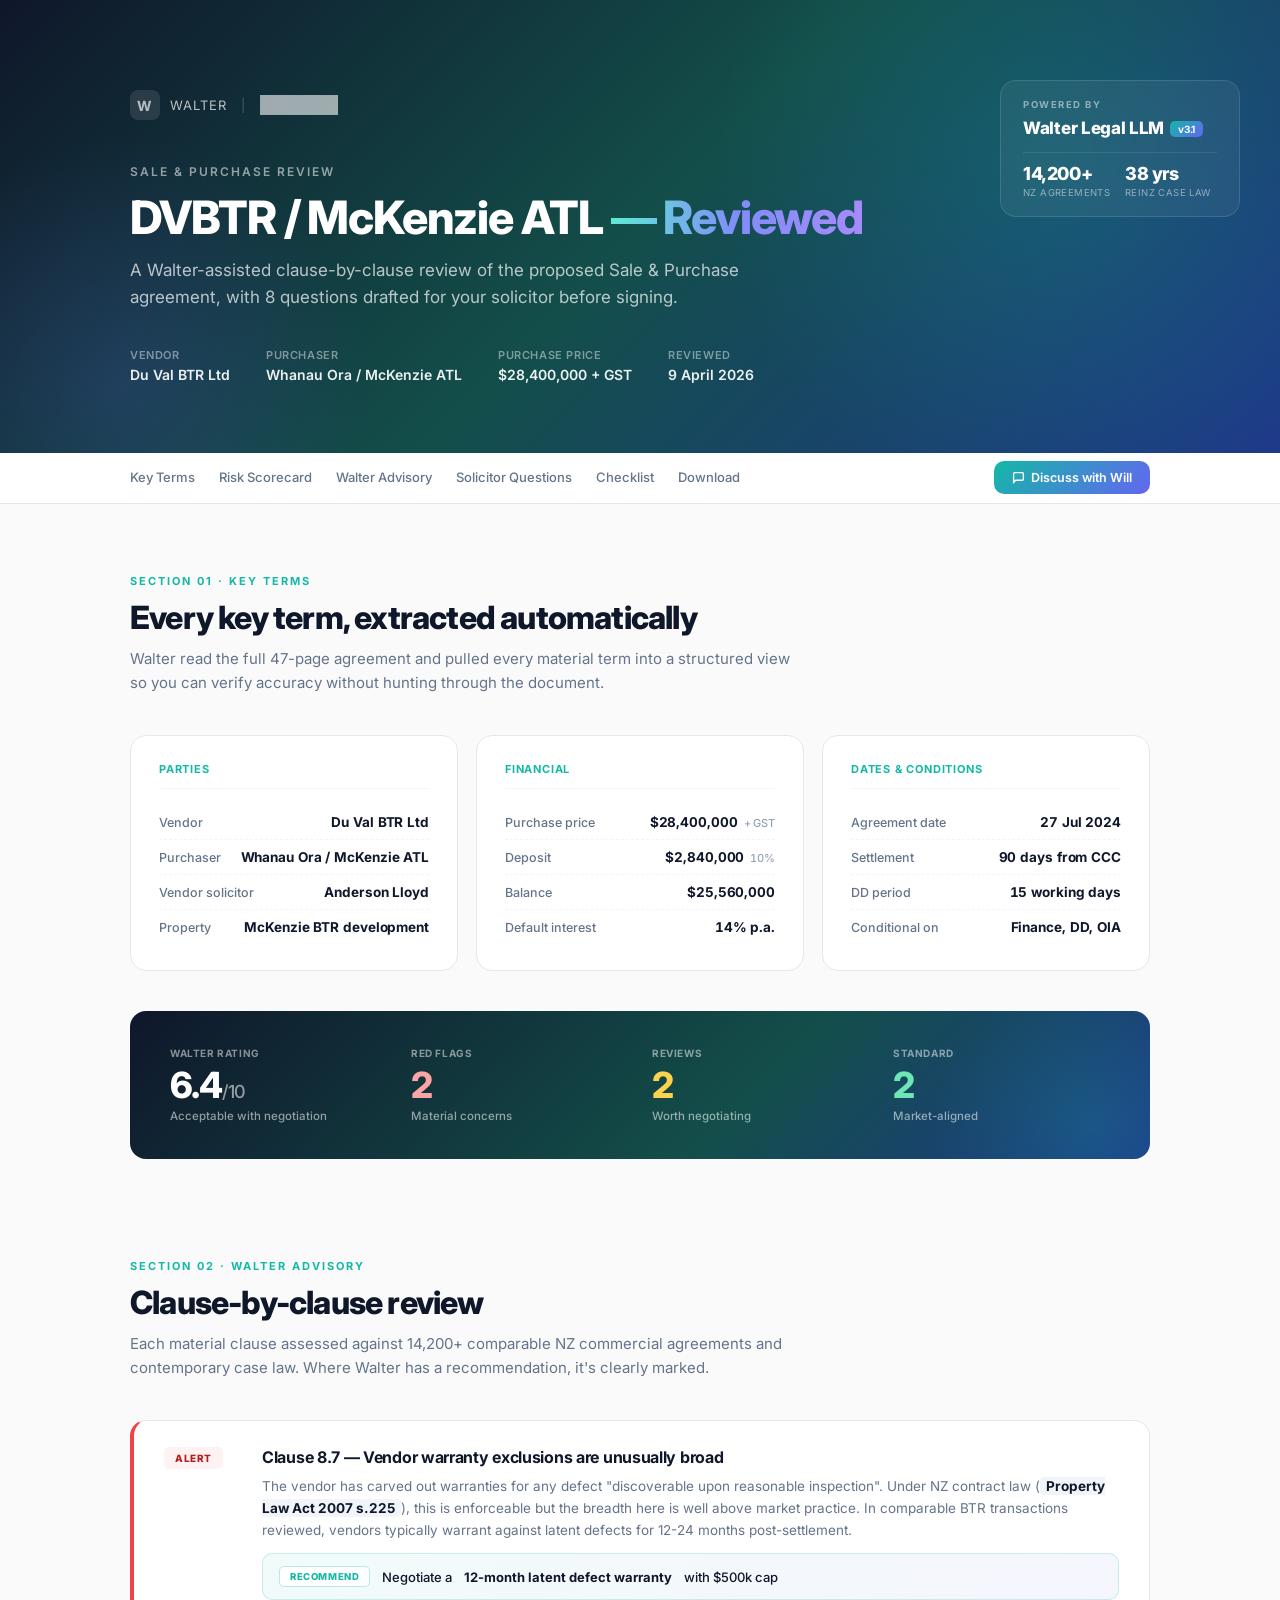
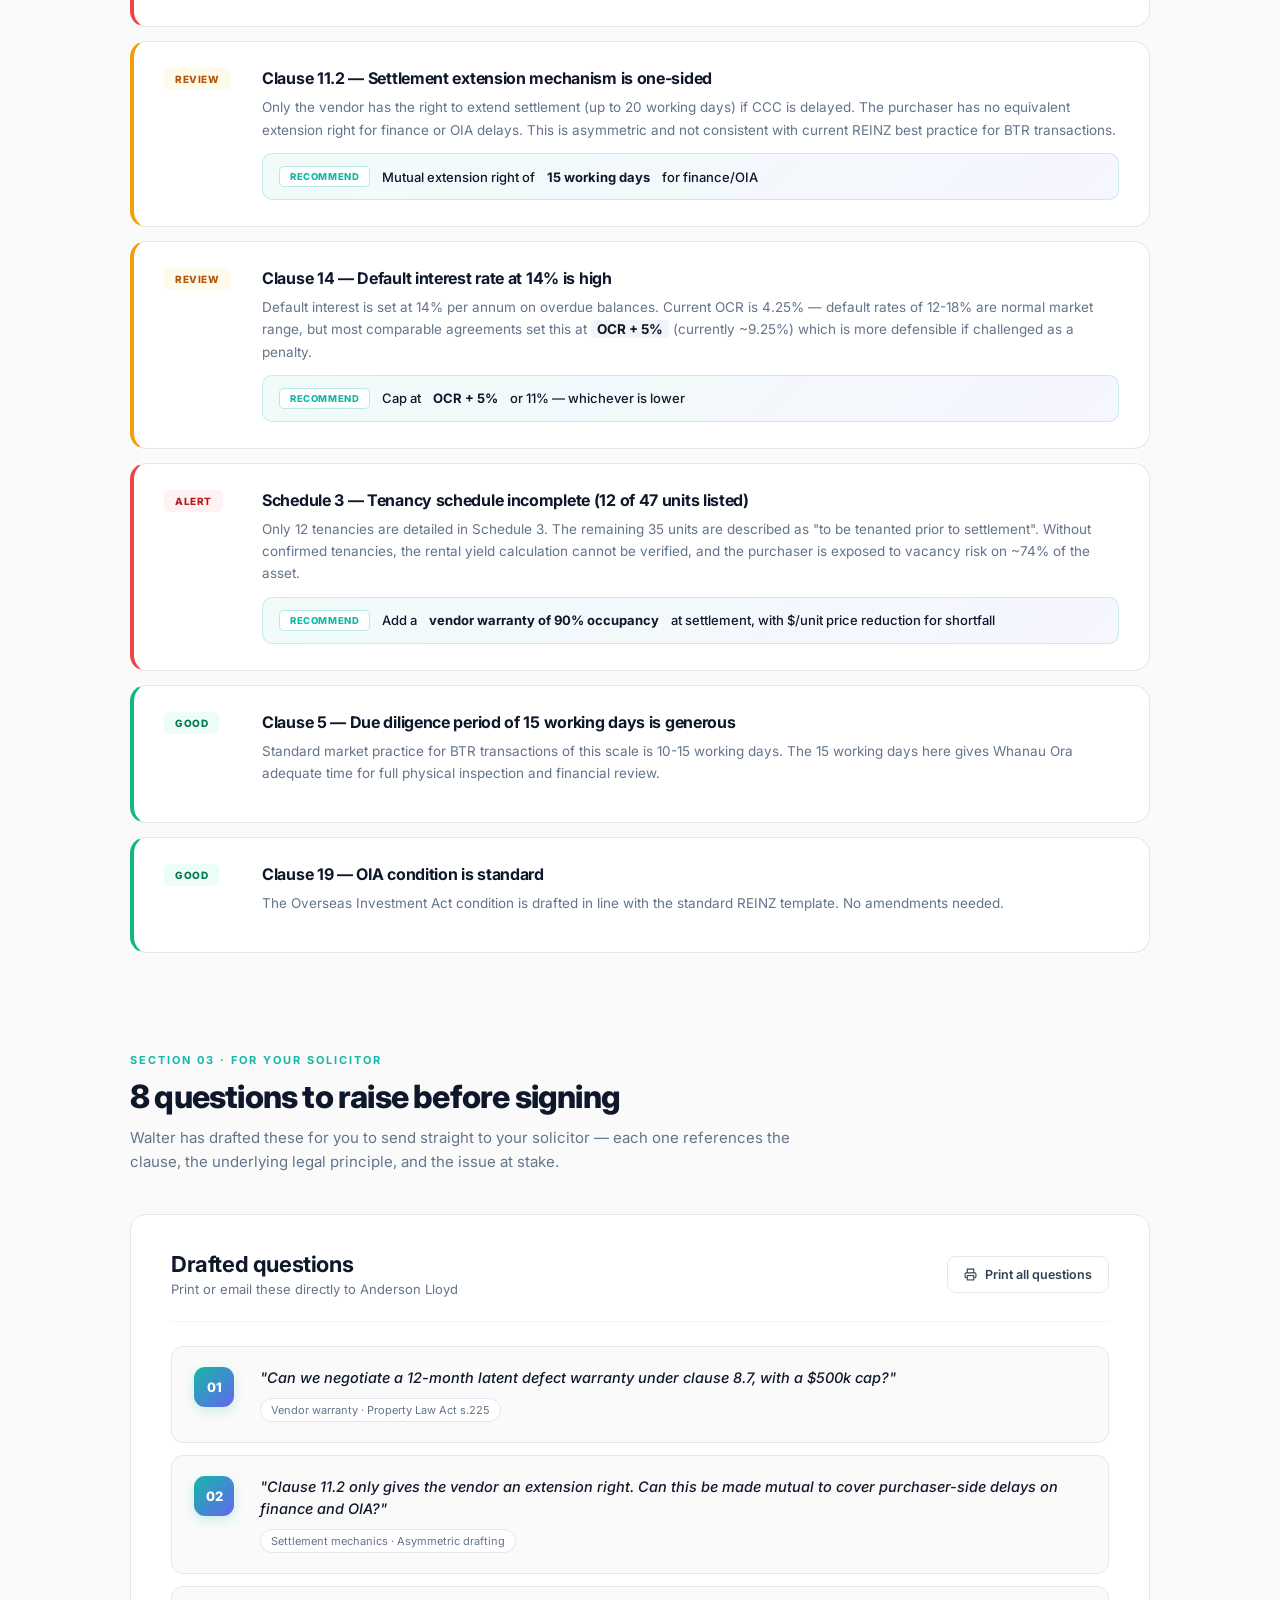
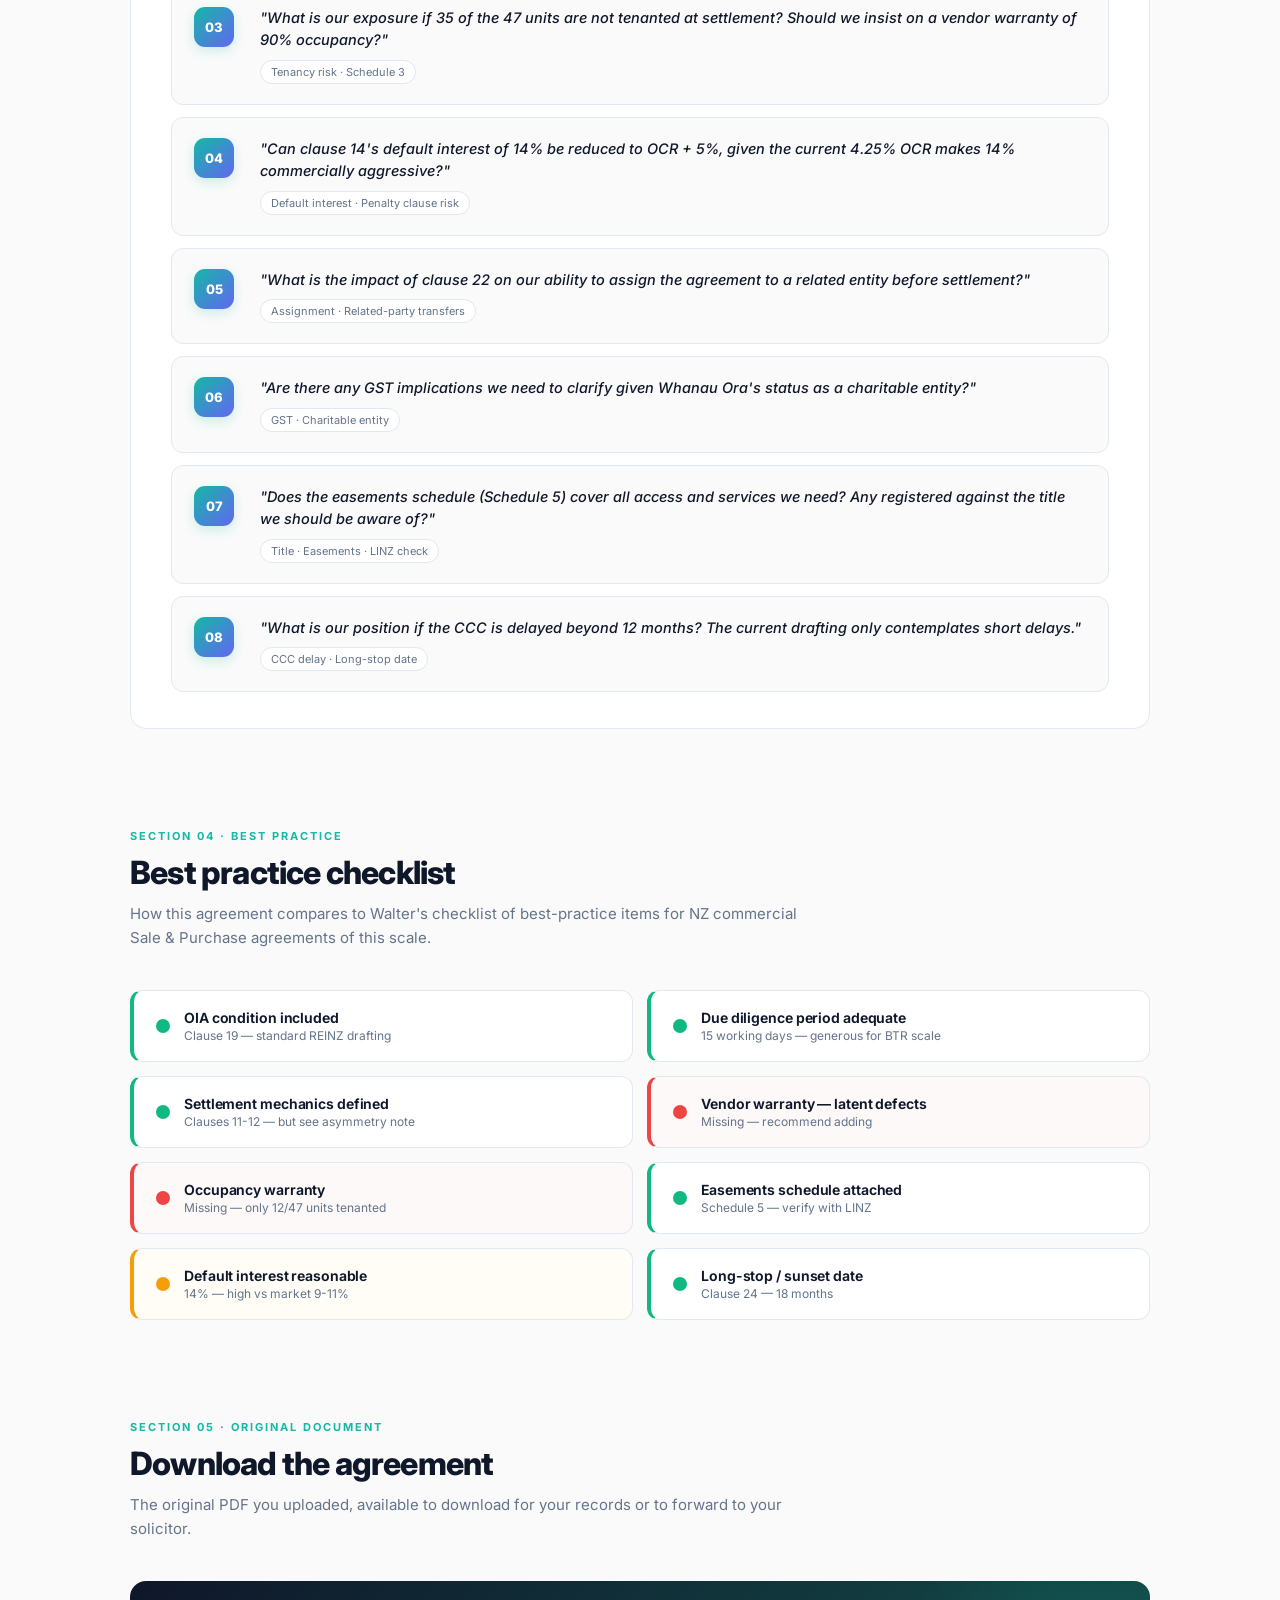
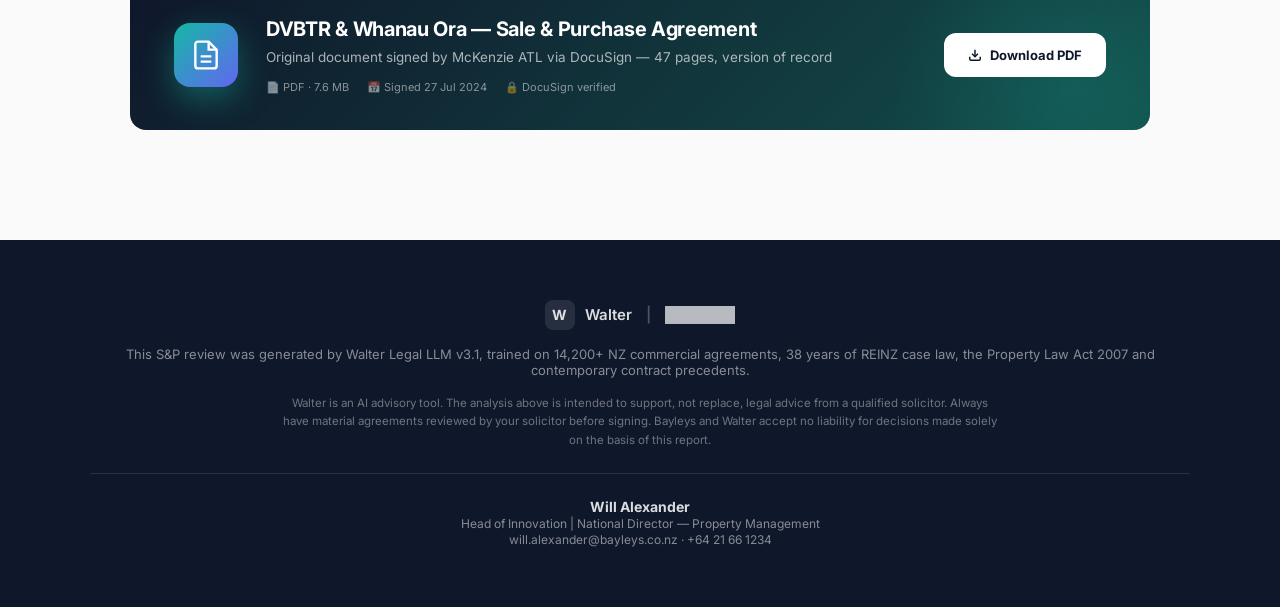
<file: sp-agreement-report.html>
<!DOCTYPE html>
<html lang="en">
<head>
    <meta charset="UTF-8">
    <meta name="viewport" content="width=device-width, initial-scale=1.0">
    <title>S&P Review — DVBTR / McKenzie ATL | Bayleys</title>
    <style>
        @import url('https://fonts.googleapis.com/css2?family=Inter:wght@300;400;450;500;600;700;800;900&display=swap');
        *, *::before, *::after { box-sizing: border-box; margin: 0; padding: 0; }
        :root {
            --bg: #fafafa; --white: #ffffff; --dark: #0f172a; --dark2: #134e4a;
            --text: #334155; --text2: #64748b; --text3: #94a3b8;
            --accent: #1a1a2e; --blue: #3b82f6; --green: #10b981; --orange: #f59e0b;
            --purple: #8b5cf6; --red: #ef4444; --teal: #14b8a6; --indigo: #6366f1;
            --border: #e2e8f0; --border2: #f1f5f9;
            --radius: 16px; --radius-sm: 10px;
        }
        html { font-size: 15px; scroll-behavior: smooth; }
        body { font-family: 'Inter', -apple-system, sans-serif; background: var(--bg); color: var(--text); -webkit-font-smoothing: antialiased; }

        /* ===== HERO ===== */
        .report-hero {
            background: linear-gradient(135deg, #0f172a 0%, #134e4a 50%, #1e3a8a 100%);
            color: white;
            padding: 90px 0 70px;
            position: relative;
            overflow: hidden;
        }
        .report-hero::before {
            content: '';
            position: absolute;
            top: -40%; right: -10%;
            width: 700px; height: 700px;
            background: radial-gradient(circle, rgba(20,184,166,0.2) 0%, transparent 70%);
            border-radius: 50%;
        }
        .report-hero::after {
            content: '';
            position: absolute;
            bottom: -40%; left: -10%;
            width: 500px; height: 500px;
            background: radial-gradient(circle, rgba(99,102,241,0.18) 0%, transparent 70%);
            border-radius: 50%;
        }
        .hero-inner { max-width: 1100px; margin: 0 auto; padding: 0 40px; position: relative; z-index: 1; }
        .hero-brand { display: flex; align-items: center; gap: 10px; margin-bottom: 44px; opacity: 0.7; font-size: 13px; letter-spacing: 1px; text-transform: uppercase; }
        .hero-brand-icon { width: 30px; height: 30px; background: rgba(255,255,255,0.15); border-radius: 8px; display: flex; align-items: center; justify-content: center; font-weight: 700; font-size: 14px; }
        .hero-label { font-size: 12px; font-weight: 600; letter-spacing: 2px; text-transform: uppercase; color: rgba(255,255,255,0.55); margin-bottom: 14px; }
        .hero-title { font-size: 46px; font-weight: 800; letter-spacing: -1.2px; line-height: 1.05; margin-bottom: 16px; max-width: 760px; }
        .hero-title span {
            background: linear-gradient(90deg, #5eead4, #818cf8, #a78bfa);
            -webkit-background-clip: text;
            -webkit-text-fill-color: transparent;
            background-clip: text;
        }
        .hero-subtitle { font-size: 17px; color: rgba(255,255,255,0.7); font-weight: 400; max-width: 640px; line-height: 1.6; }
        .hero-meta { display: flex; gap: 36px; margin-top: 36px; flex-wrap: wrap; }
        .hero-meta-item { display: flex; flex-direction: column; }
        .hero-meta-item span { font-size: 11px; color: rgba(255,255,255,0.45); text-transform: uppercase; letter-spacing: 0.6px; margin-bottom: 4px; font-weight: 600; }
        .hero-meta-item strong { font-size: 14px; font-weight: 600; color: rgba(255,255,255,0.92); }

        /* LLM badge in hero */
        .hero-llm {
            position: absolute;
            top: 80px;
            right: 40px;
            z-index: 2;
            background: rgba(255,255,255,0.06);
            border: 1px solid rgba(255,255,255,0.12);
            backdrop-filter: blur(12px);
            border-radius: 16px;
            padding: 18px 22px;
            min-width: 240px;
        }
        .hero-llm-label { font-size: 9.5px; color: rgba(255,255,255,0.5); text-transform: uppercase; letter-spacing: 1.5px; font-weight: 700; margin-bottom: 8px; }
        .hero-llm-name { font-size: 17px; font-weight: 800; color: white; letter-spacing: -0.3px; line-height: 1.2; }
        .hero-llm-name span {
            font-size: 10px;
            font-weight: 700;
            padding: 2px 8px;
            background: linear-gradient(135deg, #14b8a6, #6366f1);
            border-radius: 5px;
            margin-left: 6px;
            vertical-align: middle;
        }
        .hero-llm-stats {
            display: grid;
            grid-template-columns: 1fr 1fr;
            gap: 10px;
            margin-top: 14px;
            padding-top: 12px;
            border-top: 1px solid rgba(255,255,255,0.1);
        }
        .hero-llm-stat { display: flex; flex-direction: column; }
        .hero-llm-stat strong { font-size: 18px; font-weight: 800; color: white; line-height: 1; letter-spacing: -0.4px; }
        .hero-llm-stat span { font-size: 9.5px; color: rgba(255,255,255,0.5); text-transform: uppercase; letter-spacing: 0.4px; margin-top: 4px; }

        /* ===== NAV ===== */
        .report-nav {
            position: sticky;
            top: 0;
            background: rgba(255,255,255,0.96);
            backdrop-filter: blur(14px);
            border-bottom: 1px solid var(--border);
            z-index: 100;
        }
        .nav-inner { max-width: 1100px; margin: 0 auto; padding: 0 40px; display: flex; align-items: center; gap: 24px; overflow-x: auto; }
        .nav-link {
            padding: 16px 0;
            font-size: 13px;
            font-weight: 500;
            color: var(--text2);
            text-decoration: none;
            border-bottom: 2px solid transparent;
            transition: all 0.2s;
            white-space: nowrap;
        }
        .nav-link:hover, .nav-link.active { color: var(--accent); border-bottom-color: var(--accent); }
        .nav-cta {
            margin-left: auto;
            display: inline-flex;
            align-items: center;
            gap: 6px;
            padding: 9px 18px;
            background: linear-gradient(135deg, #14b8a6, #6366f1);
            color: white;
            border: none;
            border-radius: 10px;
            font-size: 12.5px;
            font-weight: 600;
            cursor: pointer;
            text-decoration: none;
            transition: all 0.2s;
            white-space: nowrap;
        }
        .nav-cta:hover { transform: translateY(-1px); box-shadow: 0 8px 20px rgba(20,184,166,0.3); }

        /* ===== SECTIONS ===== */
        .section { max-width: 1100px; margin: 0 auto; padding: 70px 40px 30px; }
        .section-label { font-size: 11px; font-weight: 700; letter-spacing: 2px; text-transform: uppercase; color: var(--teal); margin-bottom: 10px; }
        .section-title { font-size: 32px; font-weight: 800; letter-spacing: -0.8px; margin-bottom: 10px; color: var(--dark); }
        .section-desc { font-size: 15px; color: var(--text2); max-width: 680px; line-height: 1.6; margin-bottom: 40px; }

        /* ===== KEY TERMS GRID ===== */
        .terms-grid {
            display: grid;
            grid-template-columns: repeat(3, 1fr);
            gap: 18px;
        }
        .term-group {
            background: var(--white);
            border: 1px solid var(--border);
            border-radius: var(--radius);
            padding: 26px 28px;
        }
        .term-group-label {
            font-size: 11px;
            font-weight: 700;
            text-transform: uppercase;
            letter-spacing: 0.8px;
            color: var(--teal);
            margin-bottom: 16px;
            padding-bottom: 12px;
            border-bottom: 1px solid var(--border2);
        }
        .term-row {
            display: flex;
            justify-content: space-between;
            align-items: baseline;
            padding: 9px 0;
            gap: 12px;
            border-bottom: 1px dashed var(--border2);
        }
        .term-row:last-child { border-bottom: none; }
        .term-label { font-size: 12.5px; color: var(--text2); font-weight: 500; flex-shrink: 0; }
        .term-value {
            font-size: 13.5px;
            color: var(--dark);
            font-weight: 700;
            text-align: right;
            letter-spacing: -0.1px;
            font-variant-numeric: tabular-nums;
        }
        .term-value small { font-size: 11px; color: var(--text3); font-weight: 500; margin-left: 2px; }

        /* ===== RISK SCORECARD ===== */
        .scorecard {
            background: linear-gradient(135deg, #0f172a 0%, #134e4a 60%, #1e3a8a 100%);
            border-radius: var(--radius);
            padding: 36px 40px;
            color: white;
            margin-top: 40px;
            position: relative;
            overflow: hidden;
        }
        .scorecard::before {
            content: '';
            position: absolute;
            top: -30%; right: -10%;
            width: 320px; height: 320px;
            background: radial-gradient(circle, rgba(20,184,166,0.2), transparent 70%);
            border-radius: 50%;
        }
        .sc-grid {
            display: grid;
            grid-template-columns: repeat(4, 1fr);
            gap: 24px;
            position: relative;
        }
        .sc-item { display: flex; flex-direction: column; }
        .sc-item span { font-size: 10px; color: rgba(255,255,255,0.5); text-transform: uppercase; letter-spacing: 0.6px; font-weight: 700; margin-bottom: 8px; }
        .sc-item strong { font-size: 36px; font-weight: 800; line-height: 1; letter-spacing: -1px; color: white; }
        .sc-item small { font-size: 11.5px; color: rgba(255,255,255,0.55); margin-top: 6px; font-weight: 500; }
        .sc-item.red strong { color: #fca5a5; }
        .sc-item.amber strong { color: #fcd34d; }
        .sc-item.green strong { color: #6ee7b7; }

        /* ===== ADVISORY CARDS ===== */
        .adv-stack { display: flex; flex-direction: column; gap: 14px; }
        .adv-card {
            display: grid;
            grid-template-columns: 80px 1fr;
            gap: 18px;
            background: var(--white);
            border-radius: var(--radius);
            padding: 26px 30px;
            border: 1px solid var(--border);
            border-left: 4px solid;
            transition: all 0.2s;
        }
        .adv-card:hover {
            transform: translateX(2px);
            box-shadow: 0 8px 24px rgba(0,0,0,0.06);
        }
        .adv-card.red { border-left-color: var(--red); }
        .adv-card.amber { border-left-color: var(--orange); }
        .adv-card.green { border-left-color: var(--green); }
        .adv-flag-label {
            display: inline-block;
            font-size: 10px;
            font-weight: 800;
            padding: 5px 11px;
            border-radius: 5px;
            text-transform: uppercase;
            letter-spacing: 0.6px;
        }
        .adv-card.red .adv-flag-label { background: #fef2f2; color: #b91c1c; }
        .adv-card.amber .adv-flag-label { background: #fffbeb; color: #b45309; }
        .adv-card.green .adv-flag-label { background: #ecfdf5; color: #047857; }
        .adv-body strong.adv-title {
            display: block;
            font-size: 16px;
            font-weight: 700;
            color: var(--dark);
            margin-bottom: 8px;
            letter-spacing: -0.3px;
        }
        .adv-body p {
            font-size: 13.5px;
            color: var(--text2);
            line-height: 1.65;
            margin-bottom: 12px;
        }
        .adv-body p b {
            background: var(--border2);
            padding: 1px 6px;
            border-radius: 4px;
            color: var(--dark);
            font-weight: 700;
        }
        .adv-recommend {
            display: flex;
            align-items: center;
            gap: 12px;
            padding: 12px 16px;
            background: linear-gradient(135deg, rgba(20,184,166,0.06), rgba(99,102,241,0.06));
            border: 1px solid rgba(20,184,166,0.2);
            border-radius: 10px;
            font-size: 13px;
            color: var(--dark);
            font-weight: 500;
        }
        .adv-recommend-tag {
            font-size: 9.5px;
            font-weight: 800;
            text-transform: uppercase;
            letter-spacing: 0.6px;
            color: var(--teal);
            padding: 4px 10px;
            background: var(--white);
            border: 1px solid rgba(20,184,166,0.3);
            border-radius: 5px;
        }
        .adv-recommend b { font-weight: 700; color: var(--dark); }

        /* ===== SOLICITOR QUESTIONS ===== */
        .sq-section { background: var(--white); border: 1px solid var(--border); border-radius: var(--radius); padding: 36px 40px; }
        .sq-section-head {
            display: flex;
            align-items: center;
            justify-content: space-between;
            padding-bottom: 24px;
            margin-bottom: 24px;
            border-bottom: 1px solid var(--border2);
            flex-wrap: wrap;
            gap: 16px;
        }
        .sq-section-head h3 {
            font-size: 22px;
            font-weight: 700;
            color: var(--dark);
            letter-spacing: -0.4px;
        }
        .sq-section-head p { font-size: 13px; color: var(--text2); margin-top: 4px; }
        .sq-print-btn {
            display: inline-flex;
            align-items: center;
            gap: 8px;
            padding: 10px 16px;
            background: var(--white);
            border: 1px solid var(--border);
            border-radius: 9px;
            font-size: 12.5px;
            font-weight: 600;
            color: var(--text);
            cursor: pointer;
            font-family: inherit;
        }
        .sq-print-btn:hover { border-color: var(--teal); color: var(--teal); }

        .sq-grid { display: flex; flex-direction: column; gap: 12px; }
        .sq-card {
            display: grid;
            grid-template-columns: 48px 1fr;
            gap: 18px;
            padding: 20px 22px;
            background: var(--bg);
            border: 1px solid var(--border);
            border-radius: 12px;
            transition: all 0.15s;
        }
        .sq-card:hover {
            border-color: var(--teal);
            box-shadow: 0 6px 18px rgba(20,184,166,0.08);
        }
        .sq-num-pill {
            width: 40px;
            height: 40px;
            border-radius: 11px;
            background: linear-gradient(135deg, #14b8a6, #6366f1);
            color: white;
            display: flex;
            align-items: center;
            justify-content: center;
            font-size: 13px;
            font-weight: 800;
            flex-shrink: 0;
            box-shadow: 0 4px 12px rgba(20,184,166,0.2);
        }
        .sq-q-text {
            font-size: 14.5px;
            font-style: italic;
            color: var(--dark);
            line-height: 1.55;
            margin-bottom: 8px;
            font-weight: 500;
        }
        .sq-q-tag {
            display: inline-block;
            font-size: 11px;
            color: var(--text2);
            padding: 4px 10px;
            background: var(--white);
            border: 1px solid var(--border);
            border-radius: 999px;
        }

        /* ===== CHECKLIST ===== */
        .checklist-grid {
            display: grid;
            grid-template-columns: repeat(2, 1fr);
            gap: 14px;
        }
        .check-item {
            display: flex;
            align-items: center;
            gap: 14px;
            padding: 18px 22px;
            background: var(--white);
            border: 1px solid var(--border);
            border-radius: 12px;
            border-left: 4px solid;
        }
        .check-item.complete { border-left-color: var(--green); }
        .check-item.missing { border-left-color: var(--red); background: #fef9f9; }
        .check-item.warning { border-left-color: var(--orange); background: #fffdf6; }
        .check-mark {
            width: 14px;
            height: 14px;
            border-radius: 50%;
            flex-shrink: 0;
            font-size: 0;
            color: transparent;
            overflow: hidden;
        }
        .check-item.complete .check-mark { background: var(--green); }
        .check-item.missing .check-mark { background: var(--red); }
        .check-item.warning .check-mark { background: var(--orange); }
        .check-item strong {
            display: block;
            font-size: 14px;
            font-weight: 650;
            color: var(--dark);
            margin-bottom: 2px;
            letter-spacing: -0.1px;
        }
        .check-item span {
            display: block;
            font-size: 12px;
            color: var(--text2);
        }

        /* ===== DOWNLOAD CTA ===== */
        .download-card {
            background: linear-gradient(135deg, #0f172a 0%, #134e4a 100%);
            border-radius: var(--radius);
            padding: 36px 44px;
            color: white;
            display: flex;
            align-items: center;
            gap: 28px;
            position: relative;
            overflow: hidden;
        }
        .download-card::before {
            content: '';
            position: absolute;
            top: -50%; right: -10%;
            width: 360px; height: 360px;
            background: radial-gradient(circle, rgba(20,184,166,0.18), transparent 70%);
            border-radius: 50%;
        }
        .download-icon {
            width: 64px;
            height: 64px;
            border-radius: 16px;
            background: linear-gradient(135deg, #14b8a6, #6366f1);
            display: flex;
            align-items: center;
            justify-content: center;
            color: white;
            flex-shrink: 0;
            position: relative;
            box-shadow: 0 12px 32px rgba(20,184,166,0.4);
        }
        .download-body { flex: 1; position: relative; }
        .download-body h3 {
            font-size: 20px;
            font-weight: 700;
            margin-bottom: 6px;
            letter-spacing: -0.3px;
        }
        .download-body p {
            font-size: 13.5px;
            color: rgba(255,255,255,0.65);
            line-height: 1.55;
        }
        .download-meta {
            display: flex;
            gap: 18px;
            margin-top: 12px;
            font-size: 11px;
            color: rgba(255,255,255,0.5);
        }
        .download-meta span { display: flex; align-items: center; gap: 6px; }
        .download-btn {
            display: inline-flex;
            align-items: center;
            gap: 8px;
            padding: 14px 24px;
            background: white;
            color: var(--dark);
            border: 0;
            border-radius: 12px;
            font-size: 13px;
            font-weight: 700;
            cursor: pointer;
            font-family: inherit;
            position: relative;
            transition: all 0.2s;
            white-space: nowrap;
        }
        .download-btn:hover { transform: translateY(-2px); box-shadow: 0 12px 28px rgba(0,0,0,0.3); }

        /* ===== FOOTER ===== */
        .report-footer {
            background: var(--dark);
            color: rgba(255,255,255,0.5);
            padding: 60px 40px;
            text-align: center;
            font-size: 13px;
            margin-top: 80px;
        }
        .footer-inner { max-width: 1100px; margin: 0 auto; }
        .footer-brand { display: flex; align-items: center; justify-content: center; gap: 10px; margin-bottom: 16px; color: rgba(255,255,255,0.85); font-weight: 600; font-size: 15px; }
        .footer-brand .hero-brand-icon { background: rgba(255,255,255,0.1); }
        .footer-disclaimer {
            font-size: 11.5px;
            color: rgba(255,255,255,0.4);
            max-width: 720px;
            margin: 16px auto 0;
            line-height: 1.6;
        }
        .footer-agent { margin-top: 24px; padding-top: 24px; border-top: 1px solid rgba(255,255,255,0.1); }
        .footer-agent strong { color: rgba(255,255,255,0.85); display: block; font-size: 14px; }
        .footer-agent span { font-size: 12px; }

        @media (max-width: 960px) {
            .hero-title { font-size: 34px; }
            .hero-llm { position: static; margin-top: 30px; }
            .terms-grid { grid-template-columns: 1fr; }
            .sc-grid { grid-template-columns: repeat(2, 1fr); }
            .checklist-grid { grid-template-columns: 1fr; }
            .download-card { flex-direction: column; align-items: flex-start; }
        }
    </style>
</head>
<body>

    <!-- ========== HERO ========== -->
    <section class="report-hero">
        <div class="hero-inner">
            <div class="hero-brand">
                <div class="hero-brand-icon">W</div>
                <span>Walter</span>
                <span style="opacity:0.3;margin:0 4px;">|</span>
                <img src="bayleys-logo.png" alt="Bayleys" style="height:20px;opacity:0.85;filter:brightness(0) invert(1);">
            </div>
            <div class="hero-label">Sale &amp; Purchase Review</div>
            <h1 class="hero-title">DVBTR / McKenzie ATL <span>— Reviewed</span></h1>
            <p class="hero-subtitle">A Walter-assisted clause-by-clause review of the proposed Sale &amp; Purchase agreement, with 8 questions drafted for your solicitor before signing.</p>
            <div class="hero-meta">
                <div class="hero-meta-item"><span>Vendor</span><strong>Du Val BTR Ltd</strong></div>
                <div class="hero-meta-item"><span>Purchaser</span><strong>Whanau Ora / McKenzie ATL</strong></div>
                <div class="hero-meta-item"><span>Purchase price</span><strong>$28,400,000 + GST</strong></div>
                <div class="hero-meta-item"><span>Reviewed</span><strong>9 April 2026</strong></div>
            </div>
        </div>
        <div class="hero-llm">
            <div class="hero-llm-label">Powered by</div>
            <div class="hero-llm-name">Walter Legal LLM<span>v3.1</span></div>
            <div class="hero-llm-stats">
                <div class="hero-llm-stat"><strong>14,200+</strong><span>NZ agreements</span></div>
                <div class="hero-llm-stat"><strong>38 yrs</strong><span>REINZ case law</span></div>
            </div>
        </div>
    </section>

    <!-- ========== NAV ========== -->
    <nav class="report-nav">
        <div class="nav-inner">
            <a href="#terms" class="nav-link active">Key Terms</a>
            <a href="#scorecard" class="nav-link">Risk Scorecard</a>
            <a href="#advisory" class="nav-link">Walter Advisory</a>
            <a href="#questions" class="nav-link">Solicitor Questions</a>
            <a href="#checklist" class="nav-link">Checklist</a>
            <a href="#download" class="nav-link">Download</a>
            <a href="#" class="nav-cta">
                <svg width="13" height="13" viewBox="0 0 24 24" fill="none" stroke="currentColor" stroke-width="2.5"><path d="M21 15a2 2 0 01-2 2H7l-4 4V5a2 2 0 012-2h14a2 2 0 012 2z"/></svg>
                Discuss with Will
            </a>
        </div>
    </nav>

    <!-- ========== KEY TERMS ========== -->
    <section class="section" id="terms">
        <div class="section-label">Section 01 · Key Terms</div>
        <h2 class="section-title">Every key term, extracted automatically</h2>
        <p class="section-desc">Walter read the full 47-page agreement and pulled every material term into a structured view so you can verify accuracy without hunting through the document.</p>

        <div class="terms-grid">
            <div class="term-group">
                <div class="term-group-label">Parties</div>
                <div class="term-row"><span class="term-label">Vendor</span><span class="term-value">Du Val BTR Ltd</span></div>
                <div class="term-row"><span class="term-label">Purchaser</span><span class="term-value">Whanau Ora / McKenzie ATL</span></div>
                <div class="term-row"><span class="term-label">Vendor solicitor</span><span class="term-value">Anderson Lloyd</span></div>
                <div class="term-row"><span class="term-label">Property</span><span class="term-value">McKenzie BTR development</span></div>
            </div>
            <div class="term-group">
                <div class="term-group-label">Financial</div>
                <div class="term-row"><span class="term-label">Purchase price</span><span class="term-value">$28,400,000 <small>+ GST</small></span></div>
                <div class="term-row"><span class="term-label">Deposit</span><span class="term-value">$2,840,000 <small>10%</small></span></div>
                <div class="term-row"><span class="term-label">Balance</span><span class="term-value">$25,560,000</span></div>
                <div class="term-row"><span class="term-label">Default interest</span><span class="term-value">14% p.a.</span></div>
            </div>
            <div class="term-group">
                <div class="term-group-label">Dates &amp; Conditions</div>
                <div class="term-row"><span class="term-label">Agreement date</span><span class="term-value">27 Jul 2024</span></div>
                <div class="term-row"><span class="term-label">Settlement</span><span class="term-value">90 days from CCC</span></div>
                <div class="term-row"><span class="term-label">DD period</span><span class="term-value">15 working days</span></div>
                <div class="term-row"><span class="term-label">Conditional on</span><span class="term-value">Finance, DD, OIA</span></div>
            </div>
        </div>

        <!-- Risk scorecard -->
        <div class="scorecard" id="scorecard">
            <div class="sc-grid">
                <div class="sc-item">
                    <span>Walter rating</span>
                    <strong>6.4<small style="font-size:18px;color:rgba(255,255,255,0.55);">/10</small></strong>
                    <small>Acceptable with negotiation</small>
                </div>
                <div class="sc-item red">
                    <span>Red flags</span>
                    <strong>2</strong>
                    <small>Material concerns</small>
                </div>
                <div class="sc-item amber">
                    <span>Reviews</span>
                    <strong>2</strong>
                    <small>Worth negotiating</small>
                </div>
                <div class="sc-item green">
                    <span>Standard</span>
                    <strong>2</strong>
                    <small>Market-aligned</small>
                </div>
            </div>
        </div>
    </section>

    <!-- ========== ADVISORY ========== -->
    <section class="section" id="advisory">
        <div class="section-label">Section 02 · Walter Advisory</div>
        <h2 class="section-title">Clause-by-clause review</h2>
        <p class="section-desc">Each material clause assessed against 14,200+ comparable NZ commercial agreements and contemporary case law. Where Walter has a recommendation, it's clearly marked.</p>

        <div class="adv-stack">
            <div class="adv-card red">
                <div><span class="adv-flag-label">Alert</span></div>
                <div class="adv-body">
                    <strong class="adv-title">Clause 8.7 — Vendor warranty exclusions are unusually broad</strong>
                    <p>The vendor has carved out warranties for any defect "discoverable upon reasonable inspection". Under NZ contract law (<b>Property Law Act 2007 s.225</b>), this is enforceable but the breadth here is well above market practice. In comparable BTR transactions reviewed, vendors typically warrant against latent defects for 12-24 months post-settlement.</p>
                    <div class="adv-recommend">
                        <span class="adv-recommend-tag">Recommend</span>
                        Negotiate a <b>12-month latent defect warranty</b> with $500k cap
                    </div>
                </div>
            </div>

            <div class="adv-card amber">
                <div><span class="adv-flag-label">Review</span></div>
                <div class="adv-body">
                    <strong class="adv-title">Clause 11.2 — Settlement extension mechanism is one-sided</strong>
                    <p>Only the vendor has the right to extend settlement (up to 20 working days) if CCC is delayed. The purchaser has no equivalent extension right for finance or OIA delays. This is asymmetric and not consistent with current REINZ best practice for BTR transactions.</p>
                    <div class="adv-recommend">
                        <span class="adv-recommend-tag">Recommend</span>
                        Mutual extension right of <b>15 working days</b> for finance/OIA
                    </div>
                </div>
            </div>

            <div class="adv-card amber">
                <div><span class="adv-flag-label">Review</span></div>
                <div class="adv-body">
                    <strong class="adv-title">Clause 14 — Default interest rate at 14% is high</strong>
                    <p>Default interest is set at 14% per annum on overdue balances. Current OCR is 4.25% — default rates of 12-18% are normal market range, but most comparable agreements set this at <b>OCR + 5%</b> (currently ~9.25%) which is more defensible if challenged as a penalty.</p>
                    <div class="adv-recommend">
                        <span class="adv-recommend-tag">Recommend</span>
                        Cap at <b>OCR + 5%</b> or 11% — whichever is lower
                    </div>
                </div>
            </div>

            <div class="adv-card red">
                <div><span class="adv-flag-label">Alert</span></div>
                <div class="adv-body">
                    <strong class="adv-title">Schedule 3 — Tenancy schedule incomplete (12 of 47 units listed)</strong>
                    <p>Only 12 tenancies are detailed in Schedule 3. The remaining 35 units are described as "to be tenanted prior to settlement". Without confirmed tenancies, the rental yield calculation cannot be verified, and the purchaser is exposed to vacancy risk on ~74% of the asset.</p>
                    <div class="adv-recommend">
                        <span class="adv-recommend-tag">Recommend</span>
                        Add a <b>vendor warranty of 90% occupancy</b> at settlement, with $/unit price reduction for shortfall
                    </div>
                </div>
            </div>

            <div class="adv-card green">
                <div><span class="adv-flag-label">Good</span></div>
                <div class="adv-body">
                    <strong class="adv-title">Clause 5 — Due diligence period of 15 working days is generous</strong>
                    <p>Standard market practice for BTR transactions of this scale is 10-15 working days. The 15 working days here gives Whanau Ora adequate time for full physical inspection and financial review.</p>
                </div>
            </div>

            <div class="adv-card green">
                <div><span class="adv-flag-label">Good</span></div>
                <div class="adv-body">
                    <strong class="adv-title">Clause 19 — OIA condition is standard</strong>
                    <p>The Overseas Investment Act condition is drafted in line with the standard REINZ template. No amendments needed.</p>
                </div>
            </div>
        </div>
    </section>

    <!-- ========== SOLICITOR QUESTIONS ========== -->
    <section class="section" id="questions">
        <div class="section-label">Section 03 · For Your Solicitor</div>
        <h2 class="section-title">8 questions to raise before signing</h2>
        <p class="section-desc">Walter has drafted these for you to send straight to your solicitor — each one references the clause, the underlying legal principle, and the issue at stake.</p>

        <div class="sq-section">
            <div class="sq-section-head">
                <div>
                    <h3>Drafted questions</h3>
                    <p>Print or email these directly to Anderson Lloyd</p>
                </div>
                <button class="sq-print-btn">
                    <svg width="13" height="13" viewBox="0 0 24 24" fill="none" stroke="currentColor" stroke-width="2"><polyline points="6 9 6 2 18 2 18 9"/><path d="M6 18H4a2 2 0 01-2-2v-5a2 2 0 012-2h16a2 2 0 012 2v5a2 2 0 01-2 2h-2"/><rect x="6" y="14" width="12" height="8"/></svg>
                    Print all questions
                </button>
            </div>

            <div class="sq-grid">
                <div class="sq-card">
                    <div class="sq-num-pill">01</div>
                    <div>
                        <div class="sq-q-text">"Can we negotiate a 12-month latent defect warranty under clause 8.7, with a $500k cap?"</div>
                        <span class="sq-q-tag">Vendor warranty · Property Law Act s.225</span>
                    </div>
                </div>
                <div class="sq-card">
                    <div class="sq-num-pill">02</div>
                    <div>
                        <div class="sq-q-text">"Clause 11.2 only gives the vendor an extension right. Can this be made mutual to cover purchaser-side delays on finance and OIA?"</div>
                        <span class="sq-q-tag">Settlement mechanics · Asymmetric drafting</span>
                    </div>
                </div>
                <div class="sq-card">
                    <div class="sq-num-pill">03</div>
                    <div>
                        <div class="sq-q-text">"What is our exposure if 35 of the 47 units are not tenanted at settlement? Should we insist on a vendor warranty of 90% occupancy?"</div>
                        <span class="sq-q-tag">Tenancy risk · Schedule 3</span>
                    </div>
                </div>
                <div class="sq-card">
                    <div class="sq-num-pill">04</div>
                    <div>
                        <div class="sq-q-text">"Can clause 14's default interest of 14% be reduced to OCR + 5%, given the current 4.25% OCR makes 14% commercially aggressive?"</div>
                        <span class="sq-q-tag">Default interest · Penalty clause risk</span>
                    </div>
                </div>
                <div class="sq-card">
                    <div class="sq-num-pill">05</div>
                    <div>
                        <div class="sq-q-text">"What is the impact of clause 22 on our ability to assign the agreement to a related entity before settlement?"</div>
                        <span class="sq-q-tag">Assignment · Related-party transfers</span>
                    </div>
                </div>
                <div class="sq-card">
                    <div class="sq-num-pill">06</div>
                    <div>
                        <div class="sq-q-text">"Are there any GST implications we need to clarify given Whanau Ora's status as a charitable entity?"</div>
                        <span class="sq-q-tag">GST · Charitable entity</span>
                    </div>
                </div>
                <div class="sq-card">
                    <div class="sq-num-pill">07</div>
                    <div>
                        <div class="sq-q-text">"Does the easements schedule (Schedule 5) cover all access and services we need? Any registered against the title we should be aware of?"</div>
                        <span class="sq-q-tag">Title · Easements · LINZ check</span>
                    </div>
                </div>
                <div class="sq-card">
                    <div class="sq-num-pill">08</div>
                    <div>
                        <div class="sq-q-text">"What is our position if the CCC is delayed beyond 12 months? The current drafting only contemplates short delays."</div>
                        <span class="sq-q-tag">CCC delay · Long-stop date</span>
                    </div>
                </div>
            </div>
        </div>
    </section>

    <!-- ========== CHECKLIST ========== -->
    <section class="section" id="checklist">
        <div class="section-label">Section 04 · Best Practice</div>
        <h2 class="section-title">Best practice checklist</h2>
        <p class="section-desc">How this agreement compares to Walter's checklist of best-practice items for NZ commercial Sale &amp; Purchase agreements of this scale.</p>

        <div class="checklist-grid">
            <div class="check-item complete">
                <span class="check-mark"></span>
                <div><strong>OIA condition included</strong><span>Clause 19 — standard REINZ drafting</span></div>
            </div>
            <div class="check-item complete">
                <span class="check-mark"></span>
                <div><strong>Due diligence period adequate</strong><span>15 working days — generous for BTR scale</span></div>
            </div>
            <div class="check-item complete">
                <span class="check-mark"></span>
                <div><strong>Settlement mechanics defined</strong><span>Clauses 11-12 — but see asymmetry note</span></div>
            </div>
            <div class="check-item missing">
                <span class="check-mark"></span>
                <div><strong>Vendor warranty — latent defects</strong><span>Missing — recommend adding</span></div>
            </div>
            <div class="check-item missing">
                <span class="check-mark"></span>
                <div><strong>Occupancy warranty</strong><span>Missing — only 12/47 units tenanted</span></div>
            </div>
            <div class="check-item complete">
                <span class="check-mark"></span>
                <div><strong>Easements schedule attached</strong><span>Schedule 5 — verify with LINZ</span></div>
            </div>
            <div class="check-item warning">
                <span class="check-mark"></span>
                <div><strong>Default interest reasonable</strong><span>14% — high vs market 9-11%</span></div>
            </div>
            <div class="check-item complete">
                <span class="check-mark"></span>
                <div><strong>Long-stop / sunset date</strong><span>Clause 24 — 18 months</span></div>
            </div>
        </div>
    </section>

    <!-- ========== DOWNLOAD ========== -->
    <section class="section" id="download">
        <div class="section-label">Section 05 · Original Document</div>
        <h2 class="section-title">Download the agreement</h2>
        <p class="section-desc">The original PDF you uploaded, available to download for your records or to forward to your solicitor.</p>

        <div class="download-card">
            <div class="download-icon">
                <svg width="32" height="32" viewBox="0 0 24 24" fill="none" stroke="currentColor" stroke-width="1.8"><path d="M14 2H6a2 2 0 00-2 2v16a2 2 0 002 2h12a2 2 0 002-2V8z"/><polyline points="14 2 14 8 20 8"/><line x1="16" y1="13" x2="8" y2="13"/><line x1="16" y1="17" x2="8" y2="17"/></svg>
            </div>
            <div class="download-body">
                <h3>DVBTR &amp; Whanau Ora — Sale &amp; Purchase Agreement</h3>
                <p>Original document signed by McKenzie ATL via DocuSign — 47 pages, version of record</p>
                <div class="download-meta">
                    <span>📄 PDF · 7.6 MB</span>
                    <span>📅 Signed 27 Jul 2024</span>
                    <span>🔒 DocuSign verified</span>
                </div>
            </div>
            <button class="download-btn" onclick="alert('In the live version, this downloads the original signed PDF.');">
                <svg width="14" height="14" viewBox="0 0 24 24" fill="none" stroke="currentColor" stroke-width="2.5"><path d="M21 15v4a2 2 0 01-2 2H5a2 2 0 01-2-2v-4"/><polyline points="7 10 12 15 17 10"/><line x1="12" y1="15" x2="12" y2="3"/></svg>
                Download PDF
            </button>
        </div>
    </section>

    <!-- ========== FOOTER ========== -->
    <footer class="report-footer">
        <div class="footer-inner">
            <div class="footer-brand">
                <div class="hero-brand-icon">W</div>
                <span>Walter</span>
                <span style="opacity:0.3;margin:0 4px;">|</span>
                <img src="bayleys-logo.png" alt="Bayleys" style="height:18px;opacity:0.7;filter:brightness(0) invert(1);">
            </div>
            <p>This S&amp;P review was generated by Walter Legal LLM v3.1, trained on 14,200+ NZ commercial agreements, 38 years of REINZ case law, the Property Law Act 2007 and contemporary contract precedents.</p>
            <p class="footer-disclaimer">Walter is an AI advisory tool. The analysis above is intended to support, not replace, legal advice from a qualified solicitor. Always have material agreements reviewed by your solicitor before signing. Bayleys and Walter accept no liability for decisions made solely on the basis of this report.</p>
            <div class="footer-agent">
                <strong>Will Alexander</strong>
                <span>Head of Innovation | National Director — Property Management</span><br>
                <span>will.alexander@bayleys.co.nz · +64 21 66 1234</span>
            </div>
        </div>
    </footer>

    <script>
        // Nav active state on scroll
        const sections = document.querySelectorAll('.section');
        const navLinks = document.querySelectorAll('.nav-link');
        window.addEventListener('scroll', () => {
            let current = '';
            sections.forEach(section => {
                const top = section.offsetTop - 120;
                if (window.scrollY >= top) current = section.id;
            });
            navLinks.forEach(link => {
                link.classList.remove('active');
                if (link.getAttribute('href') === '#' + current) link.classList.add('active');
            });
        });
    </script>
</body>
</html>
</file>
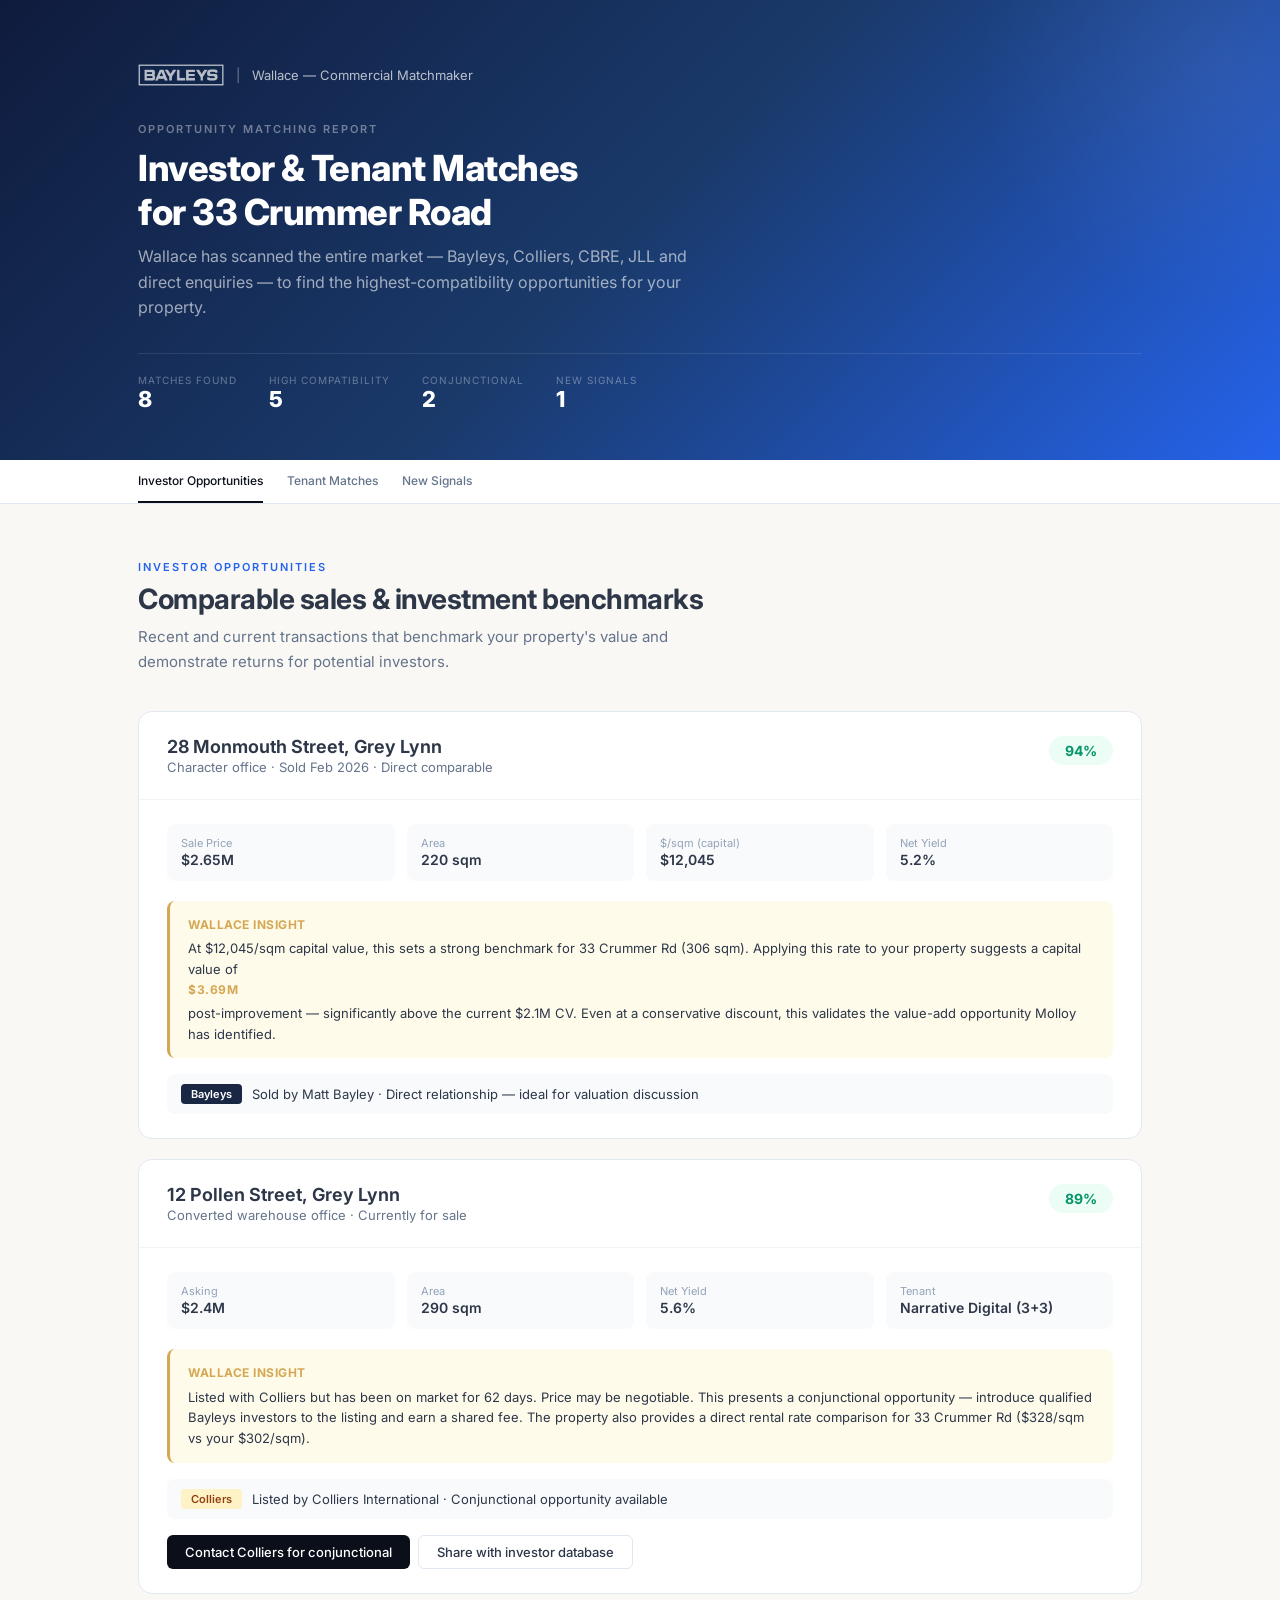
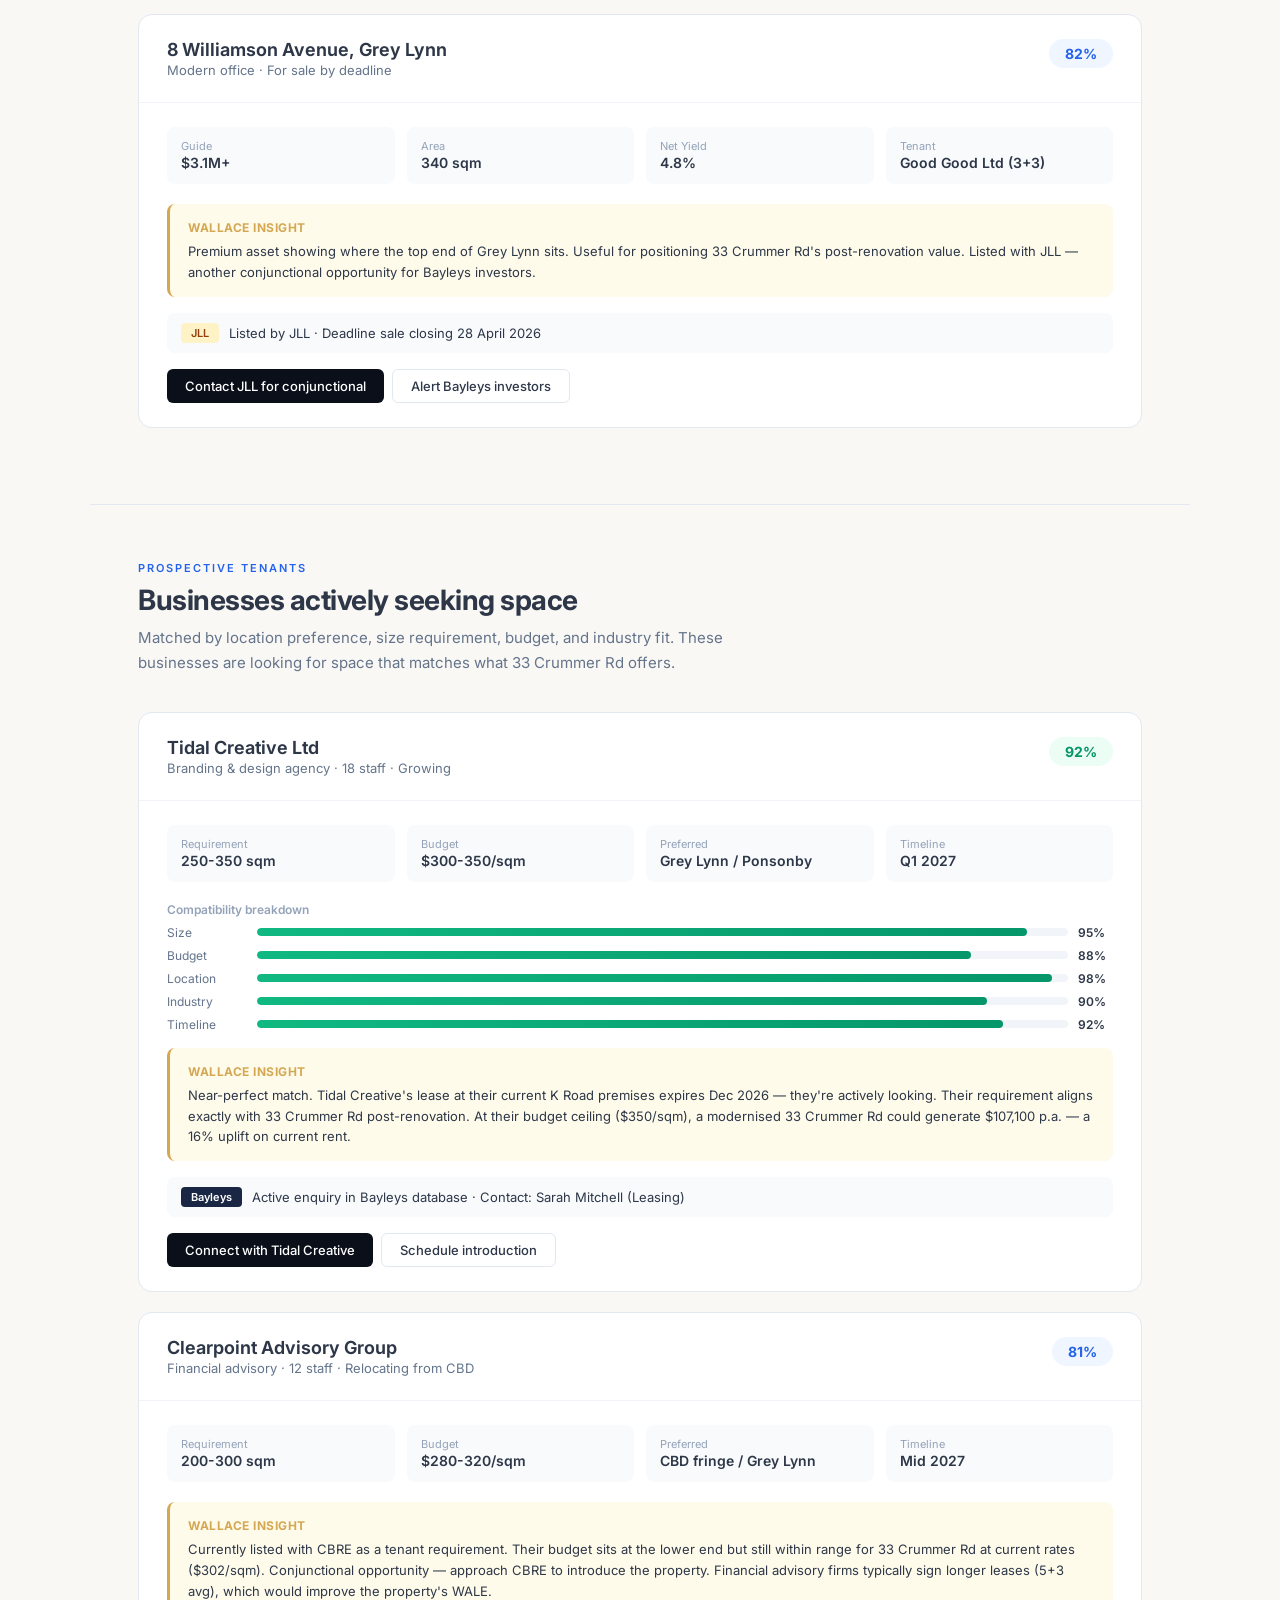
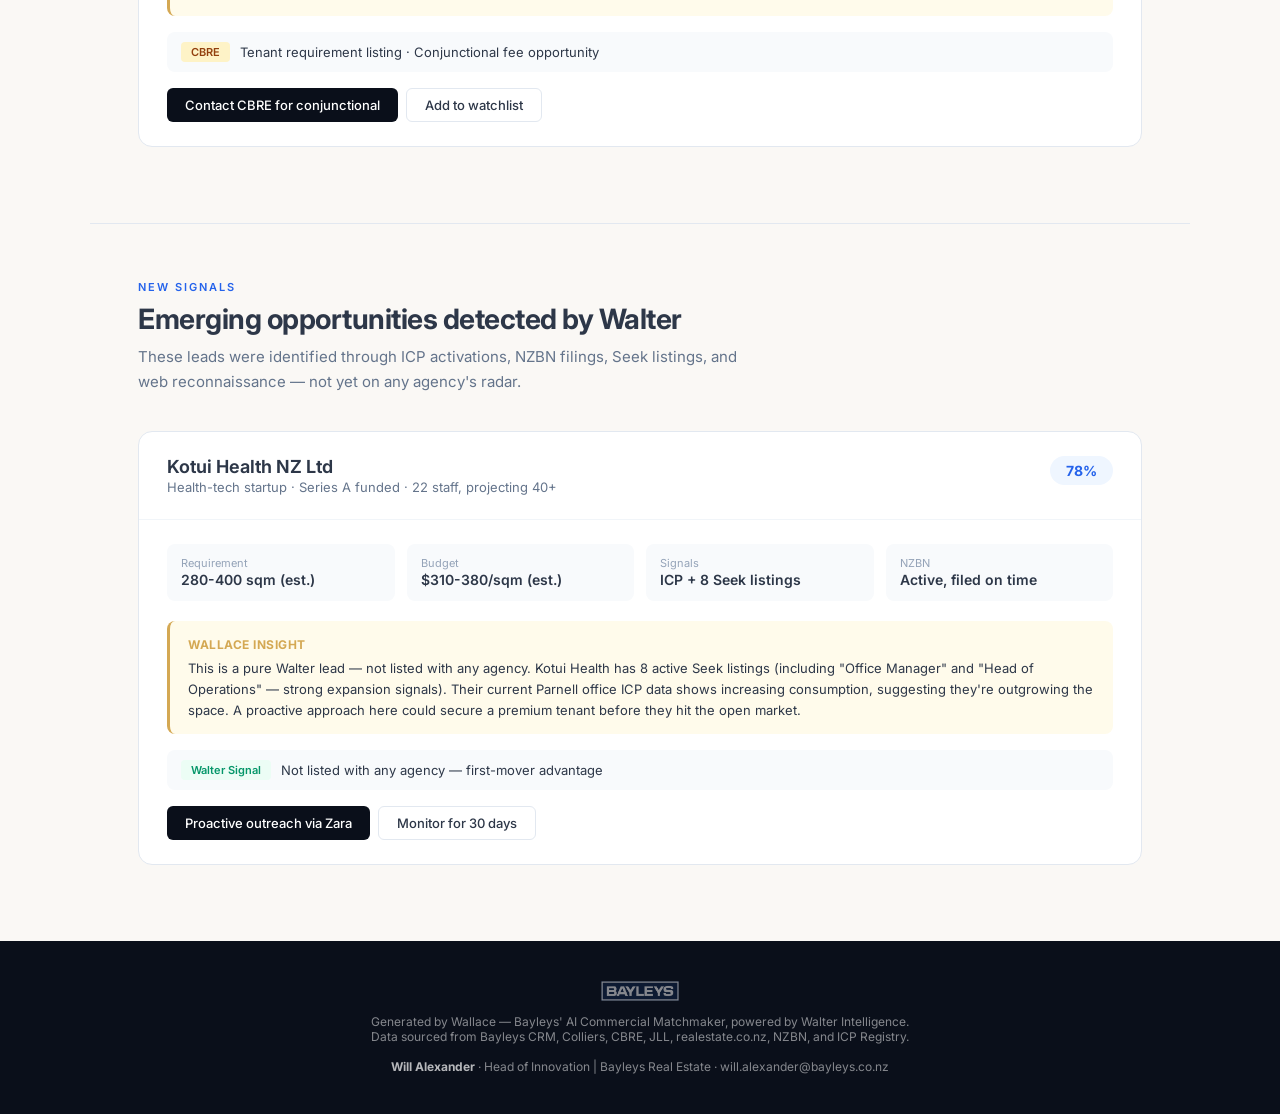
<file: wallace-report.html>
<!DOCTYPE html>
<html lang="en">
<head>
    <meta charset="UTF-8">
    <meta name="viewport" content="width=device-width, initial-scale=1.0">
    <title>Wallace Matching Report — 33 Crummer Road | Bayleys</title>
    <style>
        @import url('https://fonts.googleapis.com/css2?family=Inter:wght@300;400;500;600;700;800&display=swap');
        *,*::before,*::after{box-sizing:border-box;margin:0;padding:0}
        :root{--dark:#0a0f1a;--blue:#2563eb;--blue2:#3b82f6;--green:#059669;--gold:#d4a853;--text:#2d3748;--text2:#64748b;--text3:#94a3b8;--white:#fff;--cream:#faf8f5;--border:#e2e8f0}
        html{font-size:15px;scroll-behavior:smooth}
        body{font-family:'Inter',-apple-system,sans-serif;color:var(--text);background:var(--cream);-webkit-font-smoothing:antialiased}

        .hero{background:linear-gradient(135deg,#0f1b3d 0%,#1a3a6b 50%,#2563eb 100%);color:white;padding:64px 0 48px;position:relative;overflow:hidden}
        .hero::before{content:'';position:absolute;top:-40%;right:-15%;width:500px;height:500px;background:radial-gradient(circle,rgba(255,255,255,0.06) 0%,transparent 70%);border-radius:50%}
        .hero-inner{max-width:1100px;margin:0 auto;padding:0 48px;position:relative;z-index:1}
        .hero-brand{display:flex;align-items:center;gap:12px;margin-bottom:36px}
        .hero-brand img{height:22px;opacity:0.7}
        .hero-brand span{opacity:0.4;font-size:13px}
        .hero-eyebrow{font-size:11px;font-weight:600;letter-spacing:2px;text-transform:uppercase;color:rgba(255,255,255,0.4);margin-bottom:10px}
        .hero h1{font-size:36px;font-weight:800;letter-spacing:-0.5px;margin-bottom:10px}
        .hero-sub{font-size:16px;color:rgba(255,255,255,0.6);max-width:550px;line-height:1.6;margin-bottom:32px}
        .hero-stats{display:flex;gap:32px;padding-top:20px;border-top:1px solid rgba(255,255,255,0.1)}
        .hero-stat span{display:block;font-size:10px;text-transform:uppercase;letter-spacing:1px;color:rgba(255,255,255,0.35)}
        .hero-stat strong{font-size:22px;font-weight:800}

        .nav{position:sticky;top:0;background:rgba(255,255,255,0.97);backdrop-filter:blur(12px);border-bottom:1px solid var(--border);z-index:100}
        .nav-inner{max-width:1100px;margin:0 auto;padding:0 48px;display:flex;align-items:center;gap:24px}
        .nav a{padding:13px 0;font-size:12px;font-weight:500;color:var(--text2);text-decoration:none;border-bottom:2px solid transparent}
        .nav a:hover,.nav a.active{color:var(--dark);border-bottom-color:var(--dark)}

        .section{max-width:1100px;margin:0 auto;padding:56px 48px}
        .section-eyebrow{font-size:11px;font-weight:600;letter-spacing:2px;text-transform:uppercase;color:var(--blue);margin-bottom:8px}
        .section-title{font-size:28px;font-weight:700;letter-spacing:-0.5px;margin-bottom:8px}
        .section-desc{font-size:15px;color:var(--text2);max-width:600px;line-height:1.7;margin-bottom:36px}
        .divider{height:1px;background:var(--border);max-width:1100px;margin:0 auto}

        .match-full{background:var(--white);border-radius:14px;border:1px solid var(--border);overflow:hidden;margin-bottom:20px;transition:all 0.2s}
        .match-full:hover{box-shadow:0 8px 24px rgba(0,0,0,0.06)}
        .match-full-header{padding:24px 28px;display:flex;justify-content:space-between;align-items:flex-start;border-bottom:1px solid #f1f5f9}
        .match-full-header h3{font-size:18px;font-weight:650;margin-bottom:2px}
        .match-full-header p{font-size:13px;color:var(--text2)}
        .score-badge{padding:6px 16px;border-radius:24px;font-size:14px;font-weight:700}
        .score-badge.high{background:#ecfdf5;color:#059669}
        .score-badge.medium{background:#eff6ff;color:#2563eb}
        .match-full-body{padding:24px 28px}
        .match-details{display:grid;grid-template-columns:repeat(4,1fr);gap:12px;margin-bottom:20px}
        .md{padding:12px 14px;background:#f8fafc;border-radius:8px}
        .md span{display:block;font-size:11px;color:var(--text3)}
        .md strong{font-size:14px;font-weight:600}
        .match-insight{padding:14px 18px;background:#fffbeb;border-radius:8px;border-left:3px solid var(--gold);font-size:13px;color:var(--text);line-height:1.6;margin-bottom:16px}
        .match-insight strong{display:block;margin-bottom:4px;font-size:12px;text-transform:uppercase;letter-spacing:0.5px;color:var(--gold)}
        .match-agency{display:flex;align-items:center;gap:10px;padding:10px 14px;background:#f8fafc;border-radius:8px;font-size:13px}
        .agency-tag{padding:3px 10px;border-radius:4px;font-size:11px;font-weight:600}
        .agency-tag.bayleys{background:#1a2744;color:white}
        .agency-tag.external{background:#fef3c7;color:#92400e}
        .agency-tag.signal{background:#ecfdf5;color:#059669}
        .match-actions{display:flex;gap:8px;margin-top:16px}
        .match-btn{padding:8px 18px;border-radius:6px;font-size:13px;font-weight:500;font-family:inherit;cursor:pointer;border:none;text-decoration:none;transition:all 0.2s}
        .match-btn.primary{background:var(--dark);color:white}
        .match-btn.secondary{background:white;color:var(--text);border:1px solid var(--border)}
        .match-btn:hover{opacity:0.9}

        .compat-bar{display:flex;align-items:center;gap:10px;margin:8px 0}
        .compat-track{flex:1;height:8px;background:#f1f5f9;border-radius:4px;overflow:hidden}
        .compat-fill{height:100%;border-radius:4px}
        .compat-fill.high{background:linear-gradient(90deg,#10b981,#059669)}
        .compat-fill.medium{background:linear-gradient(90deg,#60a5fa,#2563eb)}
        .compat-label{font-size:12px;color:var(--text2);width:80px;flex-shrink:0}
        .compat-value{font-size:12px;font-weight:600;width:35px}

        .footer{background:var(--dark);color:rgba(255,255,255,0.5);padding:40px 48px;text-align:center;font-size:12px}
        .footer img{height:20px;opacity:0.5;margin-bottom:10px}
    </style>
</head>
<body>
    <div class="hero">
        <div class="hero-inner">
            <div class="hero-brand">
                <img src="bayleys-logo.png" alt="Bayleys">
                <span>|</span>
                <span style="opacity:0.7;font-size:13px">Wallace — Commercial Matchmaker</span>
            </div>
            <div class="hero-eyebrow">Opportunity Matching Report</div>
            <h1>Investor & Tenant Matches<br>for 33 Crummer Road</h1>
            <p class="hero-sub">Wallace has scanned the entire market — Bayleys, Colliers, CBRE, JLL and direct enquiries — to find the highest-compatibility opportunities for your property.</p>
            <div class="hero-stats">
                <div class="hero-stat"><span>Matches found</span><strong>8</strong></div>
                <div class="hero-stat"><span>High compatibility</span><strong>5</strong></div>
                <div class="hero-stat"><span>Conjunctional</span><strong>2</strong></div>
                <div class="hero-stat"><span>New signals</span><strong>1</strong></div>
            </div>
        </div>
    </div>

    <nav class="nav"><div class="nav-inner">
        <a href="#investors" class="active">Investor Opportunities</a>
        <a href="#tenants">Tenant Matches</a>
        <a href="#signals">New Signals</a>
    </div></nav>

    <!-- Investors -->
    <div class="section" id="investors">
        <div class="section-eyebrow">Investor Opportunities</div>
        <div class="section-title">Comparable sales & investment benchmarks</div>
        <p class="section-desc">Recent and current transactions that benchmark your property's value and demonstrate returns for potential investors.</p>

        <div class="match-full">
            <div class="match-full-header">
                <div><h3>28 Monmouth Street, Grey Lynn</h3><p>Character office · Sold Feb 2026 · Direct comparable</p></div>
                <span class="score-badge high">94%</span>
            </div>
            <div class="match-full-body">
                <div class="match-details">
                    <div class="md"><span>Sale Price</span><strong>$2.65M</strong></div>
                    <div class="md"><span>Area</span><strong>220 sqm</strong></div>
                    <div class="md"><span>$/sqm (capital)</span><strong>$12,045</strong></div>
                    <div class="md"><span>Net Yield</span><strong>5.2%</strong></div>
                </div>
                <div class="match-insight">
                    <strong>Wallace insight</strong>
                    At $12,045/sqm capital value, this sets a strong benchmark for 33 Crummer Rd (306 sqm). Applying this rate to your property suggests a capital value of <strong>$3.69M</strong> post-improvement — significantly above the current $2.1M CV. Even at a conservative discount, this validates the value-add opportunity Molloy has identified.
                </div>
                <div class="match-agency"><span class="agency-tag bayleys">Bayleys</span> Sold by Matt Bayley · Direct relationship — ideal for valuation discussion</div>
            </div>
        </div>

        <div class="match-full">
            <div class="match-full-header">
                <div><h3>12 Pollen Street, Grey Lynn</h3><p>Converted warehouse office · Currently for sale</p></div>
                <span class="score-badge high">89%</span>
            </div>
            <div class="match-full-body">
                <div class="match-details">
                    <div class="md"><span>Asking</span><strong>$2.4M</strong></div>
                    <div class="md"><span>Area</span><strong>290 sqm</strong></div>
                    <div class="md"><span>Net Yield</span><strong>5.6%</strong></div>
                    <div class="md"><span>Tenant</span><strong>Narrative Digital (3+3)</strong></div>
                </div>
                <div class="match-insight">
                    <strong>Wallace insight</strong>
                    Listed with Colliers but has been on market for 62 days. Price may be negotiable. This presents a conjunctional opportunity — introduce qualified Bayleys investors to the listing and earn a shared fee. The property also provides a direct rental rate comparison for 33 Crummer Rd ($328/sqm vs your $302/sqm).
                </div>
                <div class="match-agency"><span class="agency-tag external">Colliers</span> Listed by Colliers International · Conjunctional opportunity available</div>
                <div class="match-actions">
                    <button class="match-btn primary">Contact Colliers for conjunctional</button>
                    <button class="match-btn secondary">Share with investor database</button>
                </div>
            </div>
        </div>

        <div class="match-full">
            <div class="match-full-header">
                <div><h3>8 Williamson Avenue, Grey Lynn</h3><p>Modern office · For sale by deadline</p></div>
                <span class="score-badge medium">82%</span>
            </div>
            <div class="match-full-body">
                <div class="match-details">
                    <div class="md"><span>Guide</span><strong>$3.1M+</strong></div>
                    <div class="md"><span>Area</span><strong>340 sqm</strong></div>
                    <div class="md"><span>Net Yield</span><strong>4.8%</strong></div>
                    <div class="md"><span>Tenant</span><strong>Good Good Ltd (3+3)</strong></div>
                </div>
                <div class="match-insight">
                    <strong>Wallace insight</strong>
                    Premium asset showing where the top end of Grey Lynn sits. Useful for positioning 33 Crummer Rd's post-renovation value. Listed with JLL — another conjunctional opportunity for Bayleys investors.
                </div>
                <div class="match-agency"><span class="agency-tag external">JLL</span> Listed by JLL · Deadline sale closing 28 April 2026</div>
                <div class="match-actions">
                    <button class="match-btn primary">Contact JLL for conjunctional</button>
                    <button class="match-btn secondary">Alert Bayleys investors</button>
                </div>
            </div>
        </div>
    </div>

    <div class="divider"></div>

    <!-- Tenants -->
    <div class="section" id="tenants">
        <div class="section-eyebrow">Prospective Tenants</div>
        <div class="section-title">Businesses actively seeking space</div>
        <p class="section-desc">Matched by location preference, size requirement, budget, and industry fit. These businesses are looking for space that matches what 33 Crummer Rd offers.</p>

        <div class="match-full">
            <div class="match-full-header">
                <div><h3>Tidal Creative Ltd</h3><p>Branding & design agency · 18 staff · Growing</p></div>
                <span class="score-badge high">92%</span>
            </div>
            <div class="match-full-body">
                <div class="match-details">
                    <div class="md"><span>Requirement</span><strong>250-350 sqm</strong></div>
                    <div class="md"><span>Budget</span><strong>$300-350/sqm</strong></div>
                    <div class="md"><span>Preferred</span><strong>Grey Lynn / Ponsonby</strong></div>
                    <div class="md"><span>Timeline</span><strong>Q1 2027</strong></div>
                </div>
                <h4 style="font-size:12px;font-weight:600;color:var(--text3);margin:12px 0 8px">Compatibility breakdown</h4>
                <div class="compat-bar"><span class="compat-label">Size</span><div class="compat-track"><div class="compat-fill high" style="width:95%"></div></div><span class="compat-value">95%</span></div>
                <div class="compat-bar"><span class="compat-label">Budget</span><div class="compat-track"><div class="compat-fill high" style="width:88%"></div></div><span class="compat-value">88%</span></div>
                <div class="compat-bar"><span class="compat-label">Location</span><div class="compat-track"><div class="compat-fill high" style="width:98%"></div></div><span class="compat-value">98%</span></div>
                <div class="compat-bar"><span class="compat-label">Industry</span><div class="compat-track"><div class="compat-fill high" style="width:90%"></div></div><span class="compat-value">90%</span></div>
                <div class="compat-bar"><span class="compat-label">Timeline</span><div class="compat-track"><div class="compat-fill high" style="width:92%"></div></div><span class="compat-value">92%</span></div>
                <div class="match-insight" style="margin-top:16px">
                    <strong>Wallace insight</strong>
                    Near-perfect match. Tidal Creative's lease at their current K Road premises expires Dec 2026 — they're actively looking. Their requirement aligns exactly with 33 Crummer Rd post-renovation. At their budget ceiling ($350/sqm), a modernised 33 Crummer Rd could generate $107,100 p.a. — a 16% uplift on current rent.
                </div>
                <div class="match-agency"><span class="agency-tag bayleys">Bayleys</span> Active enquiry in Bayleys database · Contact: Sarah Mitchell (Leasing)</div>
                <div class="match-actions">
                    <button class="match-btn primary">Connect with Tidal Creative</button>
                    <button class="match-btn secondary">Schedule introduction</button>
                </div>
            </div>
        </div>

        <div class="match-full">
            <div class="match-full-header">
                <div><h3>Clearpoint Advisory Group</h3><p>Financial advisory · 12 staff · Relocating from CBD</p></div>
                <span class="score-badge medium">81%</span>
            </div>
            <div class="match-full-body">
                <div class="match-details">
                    <div class="md"><span>Requirement</span><strong>200-300 sqm</strong></div>
                    <div class="md"><span>Budget</span><strong>$280-320/sqm</strong></div>
                    <div class="md"><span>Preferred</span><strong>CBD fringe / Grey Lynn</strong></div>
                    <div class="md"><span>Timeline</span><strong>Mid 2027</strong></div>
                </div>
                <div class="match-insight">
                    <strong>Wallace insight</strong>
                    Currently listed with CBRE as a tenant requirement. Their budget sits at the lower end but still within range for 33 Crummer Rd at current rates ($302/sqm). Conjunctional opportunity — approach CBRE to introduce the property. Financial advisory firms typically sign longer leases (5+3 avg), which would improve the property's WALE.
                </div>
                <div class="match-agency"><span class="agency-tag external">CBRE</span> Tenant requirement listing · Conjunctional fee opportunity</div>
                <div class="match-actions">
                    <button class="match-btn primary">Contact CBRE for conjunctional</button>
                    <button class="match-btn secondary">Add to watchlist</button>
                </div>
            </div>
        </div>
    </div>

    <div class="divider"></div>

    <!-- Signals -->
    <div class="section" id="signals">
        <div class="section-eyebrow">New Signals</div>
        <div class="section-title">Emerging opportunities detected by Walter</div>
        <p class="section-desc">These leads were identified through ICP activations, NZBN filings, Seek listings, and web reconnaissance — not yet on any agency's radar.</p>

        <div class="match-full">
            <div class="match-full-header">
                <div><h3>Kotui Health NZ Ltd</h3><p>Health-tech startup · Series A funded · 22 staff, projecting 40+</p></div>
                <span class="score-badge medium">78%</span>
            </div>
            <div class="match-full-body">
                <div class="match-details">
                    <div class="md"><span>Requirement</span><strong>280-400 sqm (est.)</strong></div>
                    <div class="md"><span>Budget</span><strong>$310-380/sqm (est.)</strong></div>
                    <div class="md"><span>Signals</span><strong>ICP + 8 Seek listings</strong></div>
                    <div class="md"><span>NZBN</span><strong>Active, filed on time</strong></div>
                </div>
                <div class="match-insight">
                    <strong>Wallace insight</strong>
                    This is a pure Walter lead — not listed with any agency. Kotui Health has 8 active Seek listings (including "Office Manager" and "Head of Operations" — strong expansion signals). Their current Parnell office ICP data shows increasing consumption, suggesting they're outgrowing the space. A proactive approach here could secure a premium tenant before they hit the open market.
                </div>
                <div class="match-agency"><span class="agency-tag signal">Walter Signal</span> Not listed with any agency — first-mover advantage</div>
                <div class="match-actions">
                    <button class="match-btn primary">Proactive outreach via Zara</button>
                    <button class="match-btn secondary">Monitor for 30 days</button>
                </div>
            </div>
        </div>
    </div>

    <div class="footer">
        <img src="bayleys-logo.png" alt="Bayleys"><br>
        Generated by Wallace — Bayleys' AI Commercial Matchmaker, powered by Walter Intelligence.<br>
        Data sourced from Bayleys CRM, Colliers, CBRE, JLL, realestate.co.nz, NZBN, and ICP Registry.<br><br>
        <strong style="color:rgba(255,255,255,0.7)">Will Alexander</strong> · Head of Innovation | Bayleys Real Estate · will.alexander@bayleys.co.nz
    </div>
</body>
</html>
</file>
